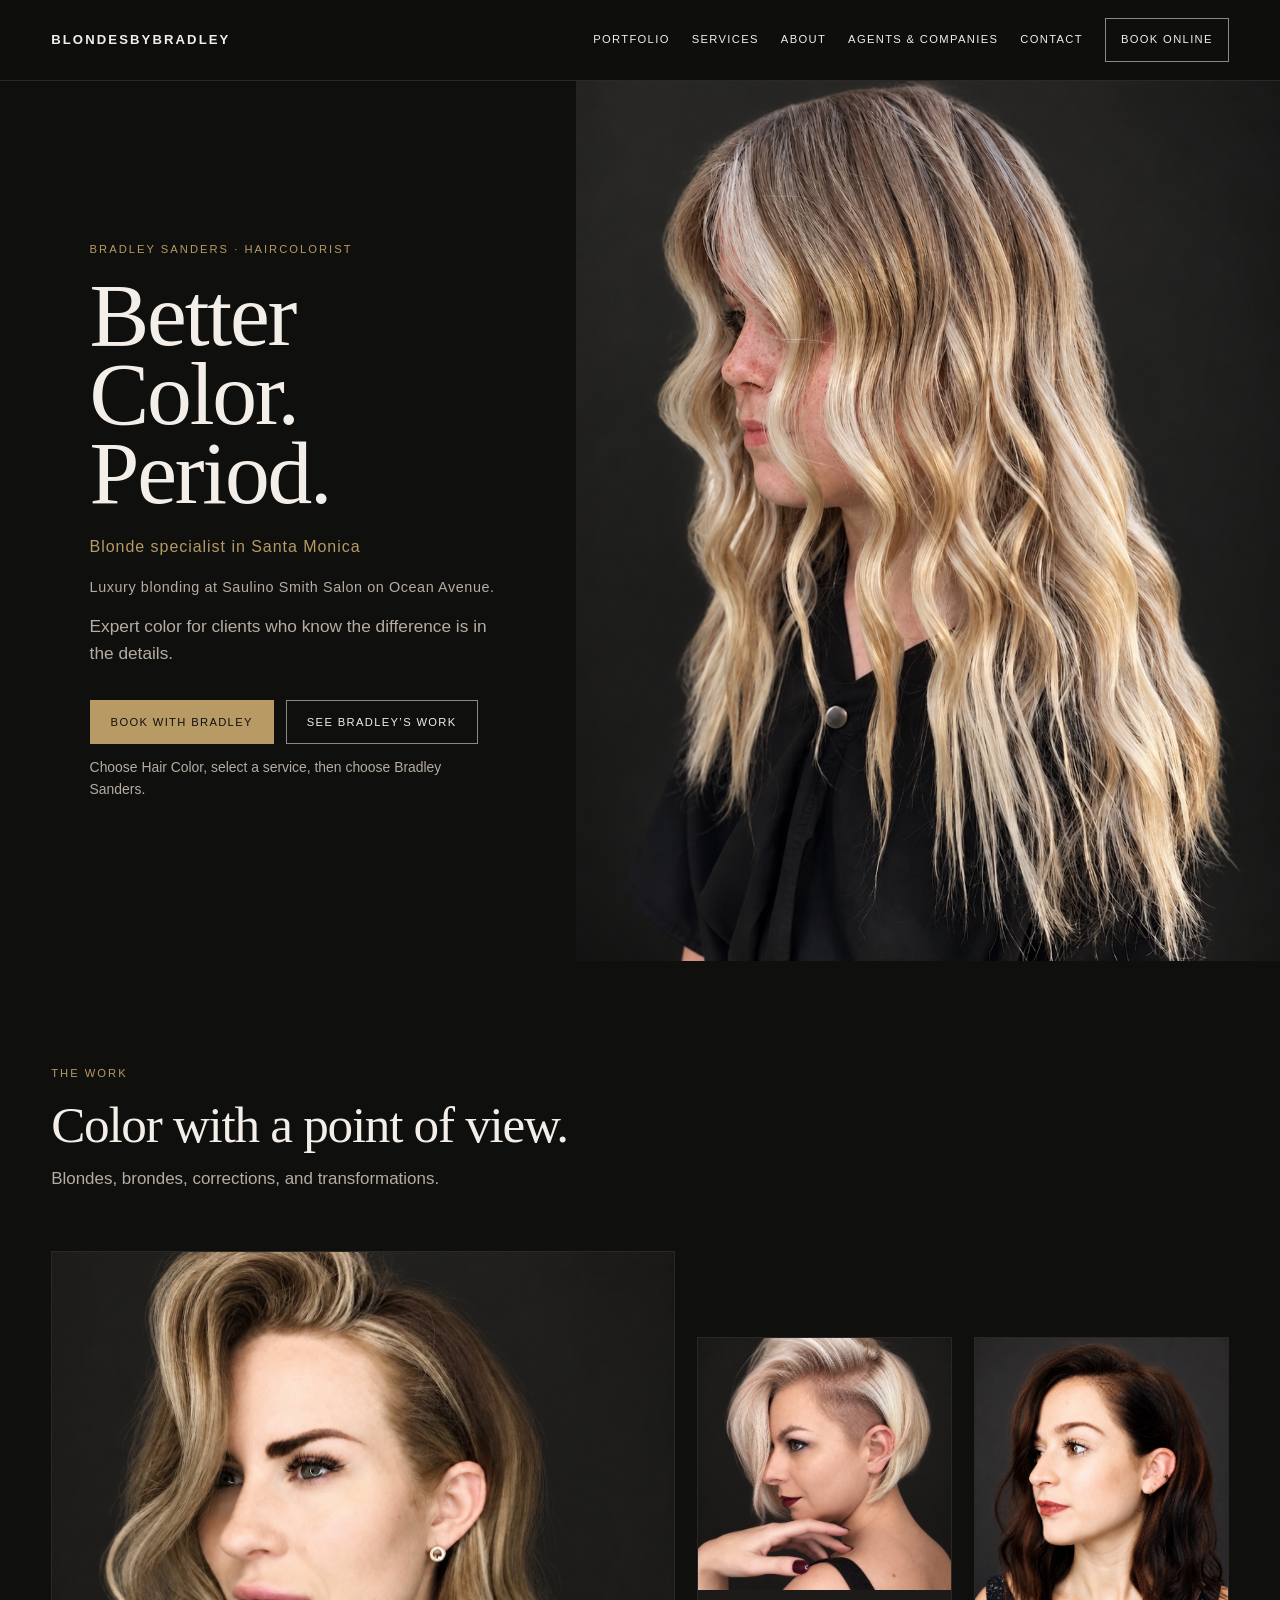
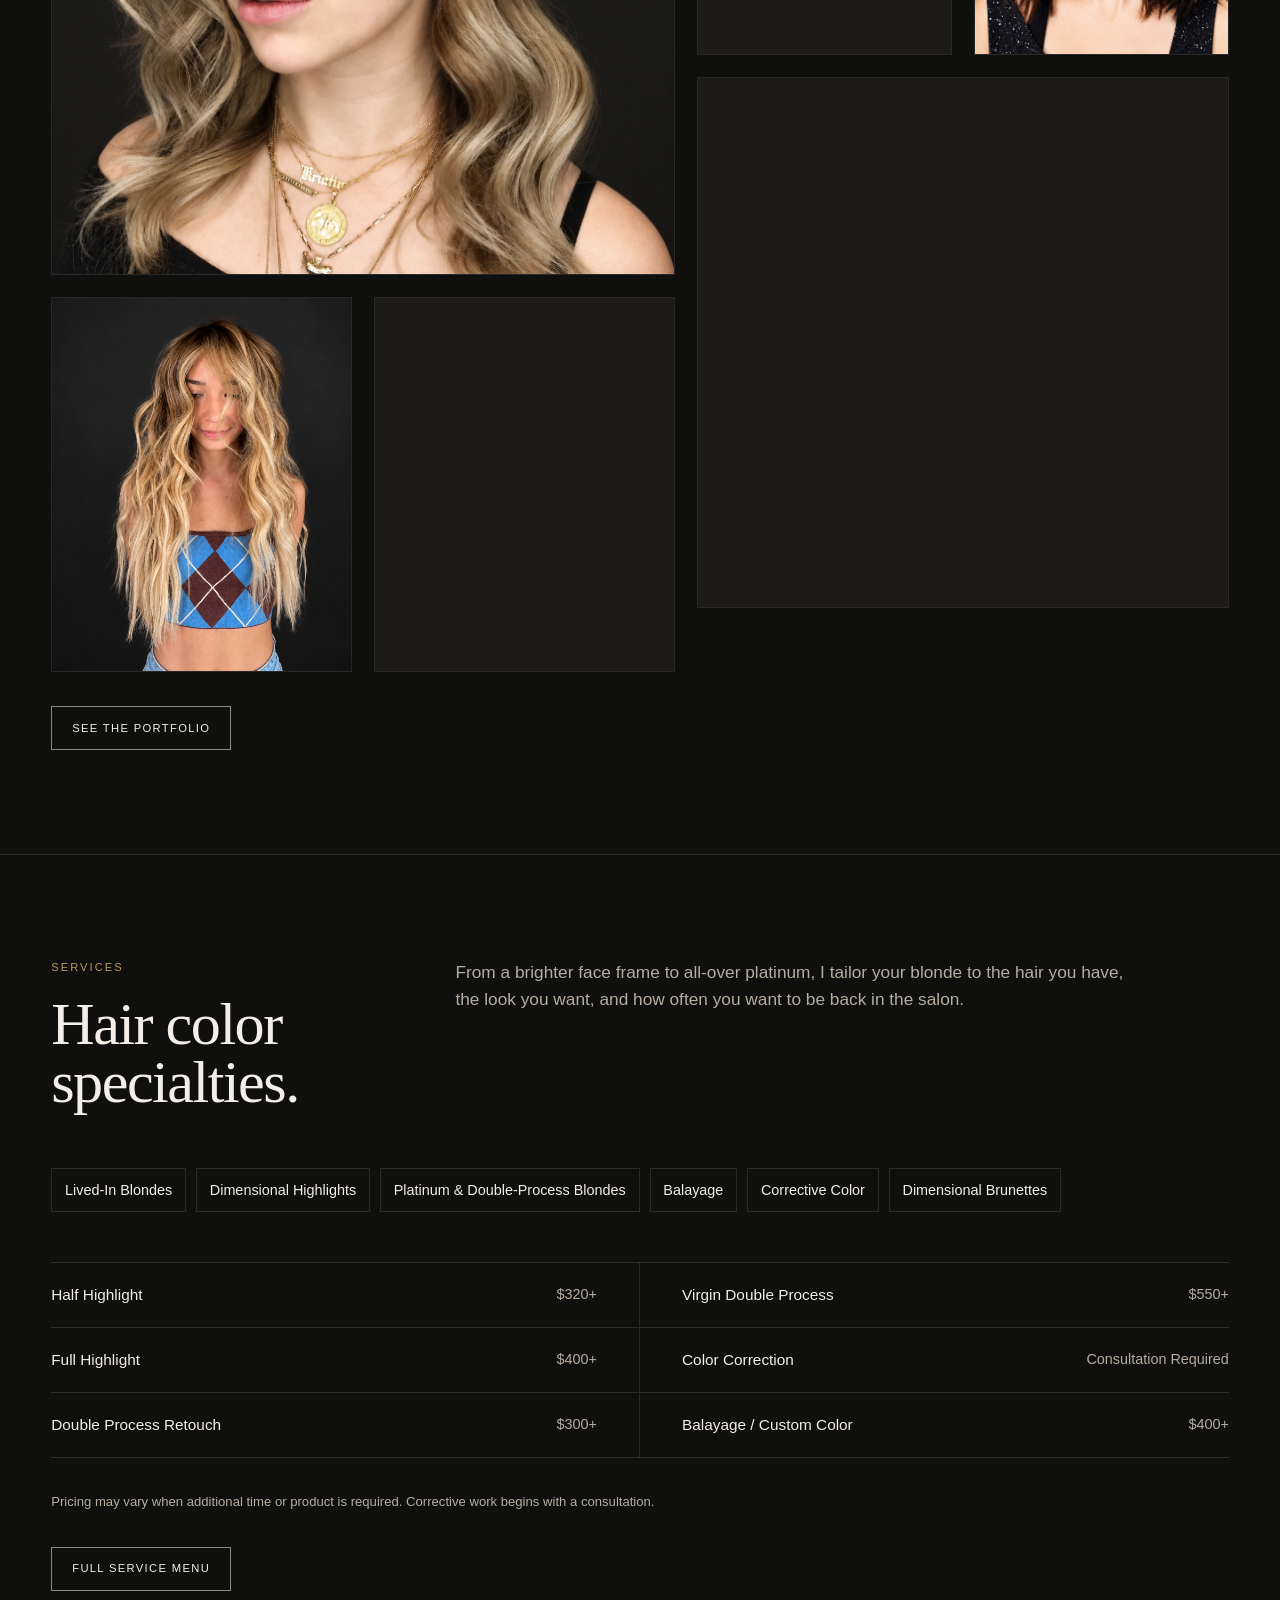
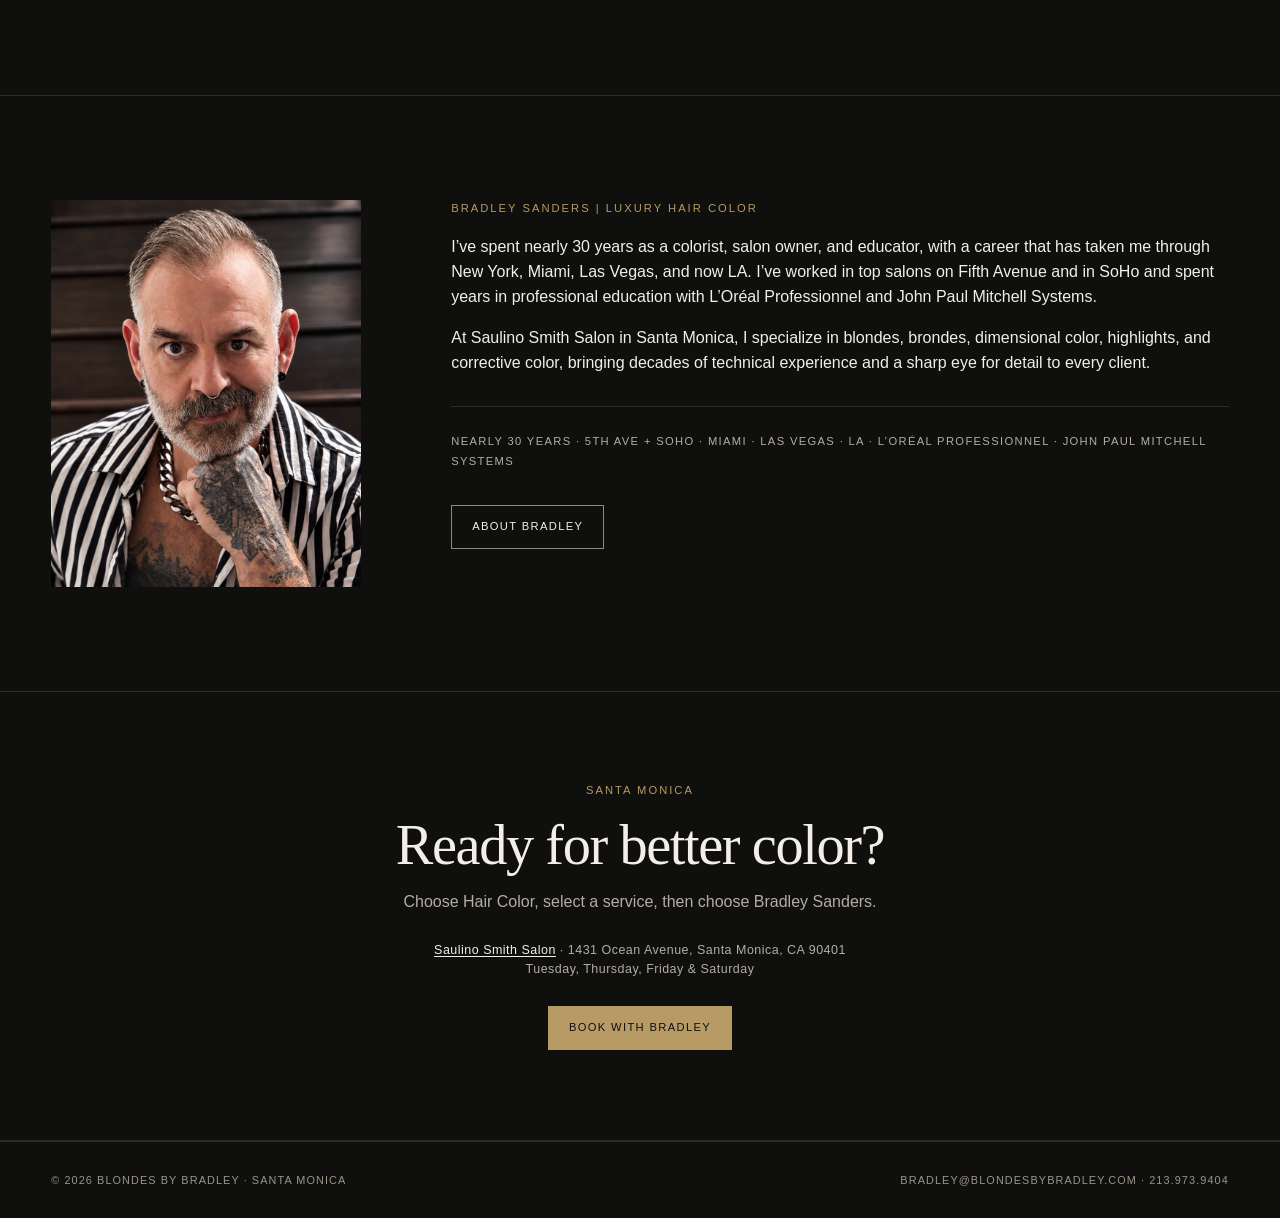
<file: index.html>
<!doctype html>
<html lang="en">
<head>
<meta charset="utf-8">
<meta name="viewport" content="width=device-width,initial-scale=1">
<meta name="description" content="Custom blonding by Bradley Sanders at Saulino Smith Salon in Santa Monica, from lived-in blonde and dimensional highlights to all-over platinum.">
<title>Santa Monica Blonde Specialist | Blondes by Bradley</title>
<link rel="canonical" href="https://blondesbybradley.com/">
<meta property="og:type" content="website">
<meta property="og:site_name" content="Blondes by Bradley">
<meta property="og:title" content="Santa Monica Blonde Specialist | Blondes by Bradley">
<meta property="og:description" content="Custom blonding by Bradley Sanders at Saulino Smith Salon in Santa Monica, from lived-in blonde and dimensional highlights to all-over platinum.">
<meta property="og:url" content="https://blondesbybradley.com/">
<meta property="og:image" content="https://blondesbybradley.com/assets/home_hero.webp">
<meta property="og:image:alt" content="Long dimensional blonde waves by Bradley Sanders">
<meta name="twitter:card" content="summary_large_image">
<meta name="theme-color" content="#0f0f0e">
<link rel="icon" href="favicon.svg" type="image/svg+xml">
<link rel="manifest" href="site.webmanifest">
<link rel="stylesheet" href="styles.css">
<noscript><style>@media(max-width:900px){.nav{flex-wrap:wrap;position:static}.mobile-toggle{display:none}.navlinks{display:flex;position:static;flex:0 0 100%;flex-direction:row;flex-wrap:wrap;max-height:none;gap:0 16px;padding:0;overflow:visible}}</style></noscript>
<script type="application/ld+json">{"@context":"https://schema.org","@graph":[{"@type":"WebSite","@id":"https://blondesbybradley.com/#website","url":"https://blondesbybradley.com/","name":"Blondes by Bradley","alternateName":"BlondesByBradley","publisher":{"@id":"https://blondesbybradley.com/#bradley-sanders"},"inLanguage":"en-US"},{"@type":"Person","@id":"https://blondesbybradley.com/#bradley-sanders","name":"Bradley Sanders","url":"https://blondesbybradley.com/about.html","jobTitle":"Haircolorist","image":"https://blondesbybradley.com/assets/bradley-about-approved.jpg","email":"bradley@blondesbybradley.com","telephone":"+1-213-973-9404","workLocation":{"@id":"https://saulinosmithsalon.com/#salon"},"sameAs":["https://saulinosmithsalon.com/bradley-sanders","https://www.instagram.com/blondesbybradley/"]},{"@type":"HairSalon","@id":"https://saulinosmithsalon.com/#salon","name":"Saulino Smith Salon","url":"https://saulinosmithsalon.com/","telephone":"+1-424-433-3354","address":{"@type":"PostalAddress","streetAddress":"1431 Ocean Avenue","addressLocality":"Santa Monica","addressRegion":"CA","postalCode":"90401","addressCountry":"US"}},{"@type":"WebPage","@id":"https://blondesbybradley.com/#webpage","url":"https://blondesbybradley.com/","name":"Santa Monica Blonde Specialist | Blondes by Bradley","isPartOf":{"@id":"https://blondesbybradley.com/#website"},"inLanguage":"en-US","description":"Custom blonding by Bradley Sanders at Saulino Smith Salon in Santa Monica, from lived-in blonde and dimensional highlights to all-over platinum.","about":{"@id":"https://blondesbybradley.com/#bradley-sanders"}}]}</script>
</head>
<body>
<a class="skip-link" href="#main-content">Skip to content</a>
<header class="nav">
  <a class="brand" href="./">BLONDESBYBRADLEY</a>
  <div class="mobile-nav-actions">
    <a class="mobile-book" href="https://booking.mangomint.com/728302" target="_blank" rel="noopener" aria-label="Book with Bradley Sanders online">Book Online</a>
    <button class="mobile-toggle" type="button" aria-label="Menu" aria-controls="primary-navigation" aria-expanded="false">☰</button>
  </div>
  <nav id="primary-navigation" class="navlinks" aria-label="Main navigation">
    <a href="portfolio.html">Portfolio</a>
    <a href="services.html">Services</a>
    <a href="about.html">About</a>
    <a href="agents.html">Agents & Companies</a>
    <a href="contact.html">Contact</a>
    <a class="nav-cta" href="https://booking.mangomint.com/728302" target="_blank" rel="noopener">Book Online</a>
  </nav>
</header>

<main id="main-content" tabindex="-1">
<section class="home-hero">
  <div class="home-hero-copy">
    <div class="eyebrow">Bradley Sanders · Haircolorist</div>
    <h1>Better Color.<br>Period.<span class="home-h1-specialty">Blonde specialist in Santa Monica</span></h1>
    <p class="location-line">Luxury blonding at Saulino Smith Salon on Ocean Avenue.</p>
    <p class="lead">Expert color for clients who know the difference is in the details.</p>
    <div class="actions">
      <a class="btn primary" href="https://booking.mangomint.com/728302" target="_blank" rel="noopener">Book with Bradley</a>
      <a class="btn ghost-dark" href="portfolio.html">See Bradley’s Work</a>
    </div>
    <p class="booking-hint">Choose Hair Color, select a service, then choose Bradley Sanders.</p>
  </div>
  <div class="home-hero-media"><img src="assets/home_hero.webp" alt="Long dimensional blonde waves with brighter ribbons through the lengths" width="1122" height="1402" decoding="async" loading="eager" fetchpriority="high"></div>
</section>

<section class="section">
  <div class="wrap">
    <div class="home-work-intro">
      <div class="eyebrow">The Work</div>
      <h2>Color with a point of view.</h2>
      <p>Blondes, brondes, corrections, and transformations.</p>
    </div>
    <div class="editorial-gallery">
      <div class="editorial-column">
        <div class="editorial-card"><img src="assets/home_work_01.webp" alt="Dimensional blonde hair color by Bradley Sanders" width="1254" height="1254" decoding="async" loading="lazy"></div>
        <div class="editorial-row">
          <div class="editorial-card"><img src="assets/home_work_04.webp" alt="Long lived-in blonde hair color by Bradley Sanders" width="1122" height="1402" decoding="async" loading="lazy"></div>
          <div class="editorial-card"><img src="assets/home_work_05.webp" alt="Short creative blonde color by Bradley Sanders" width="1254" height="1254" decoding="async" loading="lazy"></div>
        </div>
      </div>
      <div class="editorial-column offset">
        <div class="editorial-row">
          <div class="editorial-card"><img src="assets/home_work_02.webp" alt="Short platinum blonde color by Bradley Sanders" width="1254" height="1254" decoding="async" loading="lazy"></div>
          <div class="editorial-card"><img src="assets/home_work_03_brunette.webp" alt="Dimensional brunette hair color by Bradley Sanders" width="1122" height="1402" decoding="async" loading="lazy"></div>
        </div>
        <div class="editorial-card"><img src="assets/home_work_06.webp" alt="Bright dimensional blonde hair color by Bradley Sanders" width="1254" height="1254" decoding="async" loading="lazy"></div>
      </div>
    </div>
    <div class="actions"><a class="btn ghost-dark" href="portfolio.html">See the Portfolio</a></div>
  </div>
</section>

<section class="section">
  <div class="wrap">
    <div class="section-head">
      <div><div class="eyebrow">Services</div><h2 id="color-specialties">Hair color specialties.</h2></div>
      <p>From a brighter face frame to all-over platinum, I tailor your blonde to the hair you have, the look you want, and how often you want to be back in the salon.</p>
    </div>
    <ul class="specialty-links home-specialties">
      <li><a href="lived-in-blondes.html">Lived-In Blondes</a></li>
      <li><a href="dimensional-highlights.html">Dimensional Highlights</a></li>
      <li><a href="platinum-double-process-blondes.html">Platinum &amp; Double-Process Blondes</a></li>
      <li><a href="balayage.html">Balayage</a></li>
      <li><a href="corrective-color.html">Corrective Color</a></li>
      <li><a href="dimensional-brunettes.html">Dimensional Brunettes</a></li>
    </ul>
    <div class="price-grid">
      <div class="price-item"><span>Half Highlight</span><span>$320+</span></div>
      <div class="price-item"><span>Virgin Double Process</span><span>$550+</span></div>
      <div class="price-item"><span>Full Highlight</span><span>$400+</span></div>
      <div class="price-item"><span>Color Correction</span><span>Consultation Required</span></div>
      <div class="price-item"><span>Double Process Retouch</span><span>$300+</span></div>
      <div class="price-item"><span>Balayage / Custom Color</span><span>$400+</span></div>
    </div>
    <p class="note">Pricing may vary when additional time or product is required. Corrective work begins with a consultation.</p>
    <div class="actions"><a class="btn ghost-dark" href="services.html">Full Service Menu</a></div>
  </div>
</section>

<section class="section">
  <div class="wrap home-about">
    <div class="home-about-image"><img src="assets/bradley-about-approved.jpg" alt="Portrait of Bradley Sanders, the colorist behind Blondes by Bradley" width="848" height="1060" decoding="async" loading="lazy"></div>
    <div class="home-about-copy">
      <div class="eyebrow">Bradley Sanders | Luxury Hair Color</div>
      <p>I’ve spent nearly 30 years as a colorist, salon owner, and educator, with a career that has taken me through New York, Miami, Las Vegas, and now LA. I’ve worked in top salons on Fifth Avenue and in SoHo and spent years in professional education with L’Oréal Professionnel and John Paul Mitchell Systems.</p>
      <p>At Saulino Smith Salon in Santa Monica, I specialize in blondes, brondes, dimensional color, highlights, and corrective color, bringing decades of technical experience and a sharp eye for detail to every client.</p>
      <div class="credentials-line">Nearly 30 Years · 5th Ave + SoHo · Miami · Las Vegas · LA · L’Oréal Professionnel · John Paul Mitchell Systems</div>
      <div class="actions"><a class="btn ghost-dark" href="about.html">About Bradley</a></div>
    </div>
  </div>
</section>

<section class="booking-band">
  <div class="wrap">
    <div class="eyebrow">Santa Monica</div>
    <h2>Ready for better color?</h2>
    <p>Choose Hair Color, select a service, then choose Bradley Sanders.</p><p class="location-line"><a href="https://saulinosmithsalon.com/bradley-sanders">Saulino Smith Salon</a> · 1431 Ocean Avenue, Santa Monica, CA 90401<br>Tuesday, Thursday, Friday &amp; Saturday</p>
    <a class="btn primary" href="https://booking.mangomint.com/728302" target="_blank" rel="noopener">Book with Bradley</a>
  </div>
</section>
</main>

<footer class="footer">
  <div>© 2026 Blondes by Bradley · Santa Monica</div>
  <div><a href="mailto:bradley@blondesbybradley.com">bradley@blondesbybradley.com</a> · <a href="tel:+12139739404">213.973.9404</a></div>
</footer>
<script src="script.js" defer></script>
</body></html>
</file>
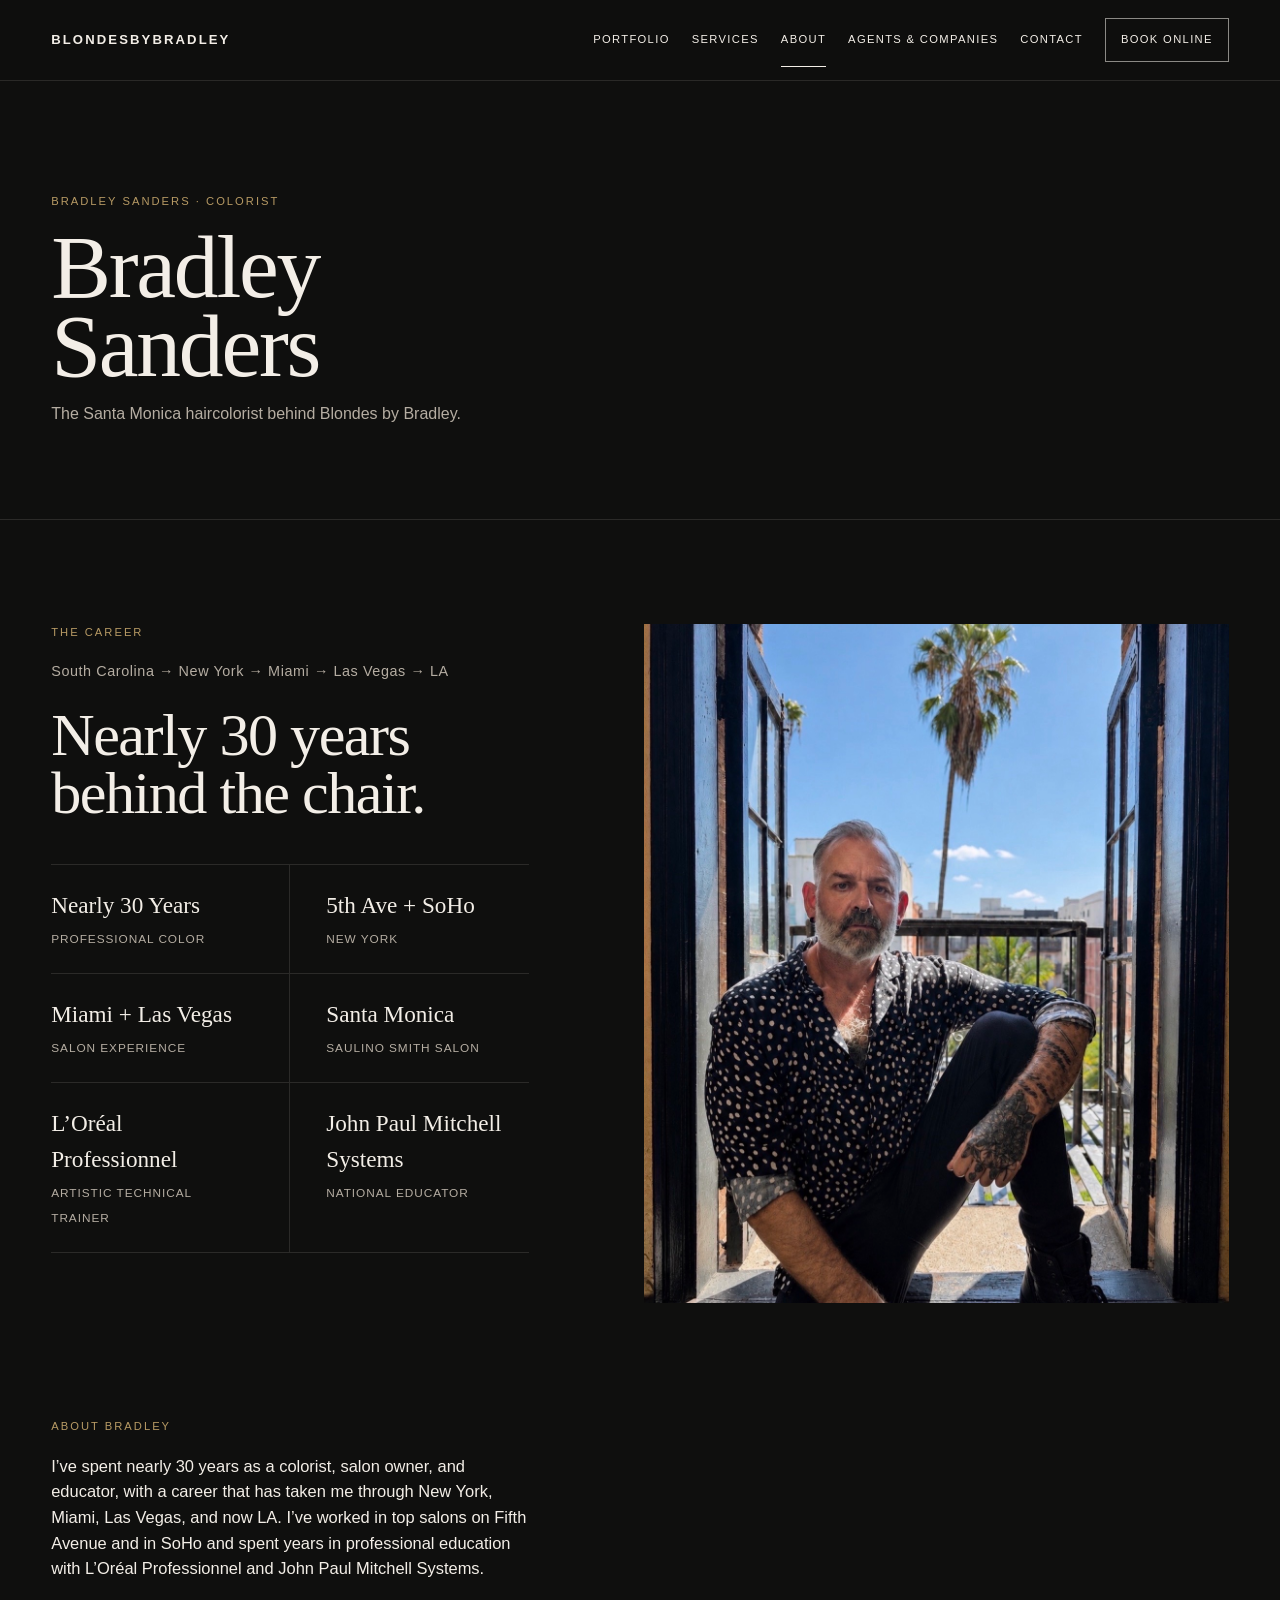
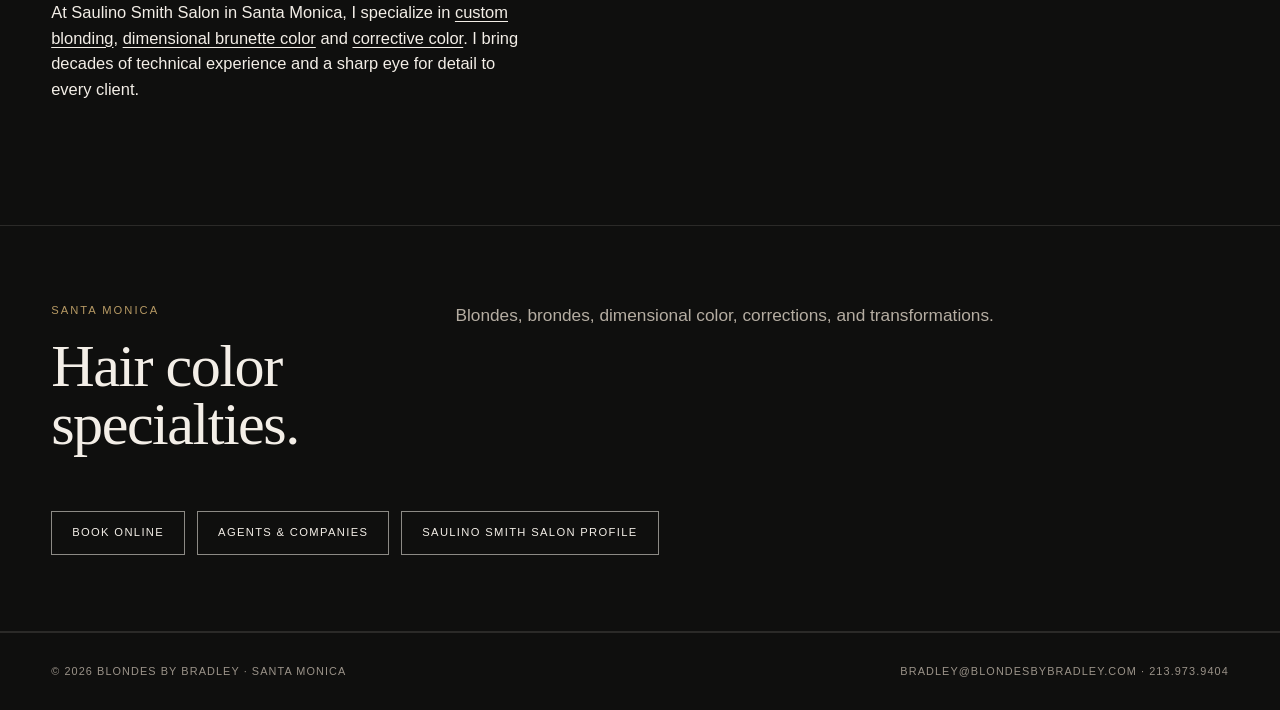
<file: about.html>
<!doctype html>
<html lang="en">
<head>
<meta charset="utf-8">
<meta name="viewport" content="width=device-width,initial-scale=1">
<meta name="description" content="Meet Bradley Sanders, the colorist behind Blondes by Bradley at Saulino Smith Salon in Santa Monica, with nearly 30 years in professional color.">
<title>Bradley Sanders, Santa Monica Haircolorist | Blondes by Bradley</title>
<link rel="canonical" href="https://blondesbybradley.com/about.html">
<meta property="og:type" content="website">
<meta property="og:site_name" content="Blondes by Bradley">
<meta property="og:title" content="Bradley Sanders, Santa Monica Haircolorist | Blondes by Bradley">
<meta property="og:description" content="Meet Bradley Sanders, the colorist behind Blondes by Bradley at Saulino Smith Salon in Santa Monica, with nearly 30 years in professional color.">
<meta property="og:url" content="https://blondesbybradley.com/about.html">
<meta property="og:image" content="https://blondesbybradley.com/assets/about_bradley_balcony.jpg">
<meta property="og:image:alt" content="Portrait of Bradley Sanders on a balcony in Los Angeles">
<meta name="twitter:card" content="summary_large_image">
<meta name="theme-color" content="#0f0f0e">
<link rel="icon" href="favicon.svg" type="image/svg+xml">
<link rel="manifest" href="site.webmanifest">
<link rel="stylesheet" href="styles.css">
<noscript><style>@media(max-width:900px){.nav{flex-wrap:wrap;position:static}.mobile-toggle{display:none}.navlinks{display:flex;position:static;flex:0 0 100%;flex-direction:row;flex-wrap:wrap;max-height:none;gap:0 16px;padding:0;overflow:visible}}</style></noscript>
<script type="application/ld+json">{"@context":"https://schema.org","@graph":[{"@type":"AboutPage","@id":"https://blondesbybradley.com/about.html#webpage","url":"https://blondesbybradley.com/about.html","name":"Bradley Sanders, Santa Monica Haircolorist | Blondes by Bradley","isPartOf":{"@id":"https://blondesbybradley.com/#website"},"inLanguage":"en-US","description":"Meet Bradley Sanders, the colorist behind Blondes by Bradley at Saulino Smith Salon in Santa Monica, with nearly 30 years in professional color.","mainEntity":{"@id":"https://blondesbybradley.com/#bradley-sanders"}},{"@type":"Person","@id":"https://blondesbybradley.com/#bradley-sanders","name":"Bradley Sanders","url":"https://blondesbybradley.com/about.html","jobTitle":"Haircolorist","image":"https://blondesbybradley.com/assets/bradley-about-approved.jpg","email":"bradley@blondesbybradley.com","telephone":"+1-213-973-9404","workLocation":{"@id":"https://saulinosmithsalon.com/#salon"},"sameAs":["https://saulinosmithsalon.com/bradley-sanders","https://www.instagram.com/blondesbybradley/"]},{"@type":"HairSalon","@id":"https://saulinosmithsalon.com/#salon","name":"Saulino Smith Salon","url":"https://saulinosmithsalon.com/","telephone":"+1-424-433-3354","address":{"@type":"PostalAddress","streetAddress":"1431 Ocean Avenue","addressLocality":"Santa Monica","addressRegion":"CA","postalCode":"90401","addressCountry":"US"}}]}</script>
</head>
<body>

<a class="skip-link" href="#main-content">Skip to content</a>
<header class="nav">
  <a class="brand" href="./">BLONDESBYBRADLEY</a>
  <div class="mobile-nav-actions">
    <a class="mobile-book" href="https://booking.mangomint.com/728302" target="_blank" rel="noopener" aria-label="Book with Bradley Sanders online">Book Online</a>
    <button class="mobile-toggle" type="button" aria-label="Menu" aria-controls="primary-navigation" aria-expanded="false">☰</button>
  </div>
  <nav id="primary-navigation" class="navlinks" aria-label="Main navigation">
    <a href="portfolio.html">Portfolio</a>
    <a href="services.html">Services</a>
    <a href="about.html" class="active" aria-current="page">About</a>
    <a href="agents.html">Agents & Companies</a>
    <a href="contact.html">Contact</a>
    <a class="nav-cta" href="https://booking.mangomint.com/728302" target="_blank" rel="noopener">Book Online</a>
  </nav>
</header>


<main id="main-content" tabindex="-1">
<section class="page-hero"><div class="wrap">
  <div class="eyebrow">Bradley Sanders · Colorist</div>
  <h1>Bradley Sanders</h1>
  <p class="lede">The Santa Monica haircolorist behind Blondes by Bradley.</p>
</div></section>
<section class="section"><div class="wrap about-layout">
  <div>
    <div class="eyebrow">The Career</div><p class="career-path">South Carolina → New York → Miami → Las Vegas → LA</p>
    <h2>Nearly 30 years<br>behind the chair.</h2>
    <div class="fact-grid">
      <div class="fact"><strong>Nearly 30 Years</strong><span>Professional color</span></div>
      <div class="fact"><strong>5th Ave + SoHo</strong><span>New York</span></div>
      <div class="fact"><strong>Miami + Las Vegas</strong><span>Salon experience</span></div>
      <div class="fact"><strong>Santa Monica</strong><span>Saulino Smith Salon</span></div>
      <div class="fact"><strong>L’Oréal Professionnel</strong><span>Artistic Technical Trainer</span></div>
      <div class="fact"><strong>John Paul Mitchell Systems</strong><span>National Educator</span></div>
    </div>
  </div>
  <div class="about-photo"><img src="assets/about_bradley_balcony.jpg" alt="Portrait of Bradley Sanders on a balcony in Los Angeles" width="1206" height="1401" decoding="async" loading="lazy"></div><div class="bio-copy">
    <div class="eyebrow">About Bradley</div>
    <p>I’ve spent nearly 30 years as a colorist, salon owner, and educator, with a career that has taken me through New York, Miami, Las Vegas, and now LA. I’ve worked in top salons on Fifth Avenue and in SoHo and spent years in professional education with L’Oréal Professionnel and John Paul Mitchell Systems.</p>
    <p>At Saulino Smith Salon in Santa Monica, I specialize in <a href="./#color-specialties">custom blonding</a>, <a href="dimensional-brunettes.html">dimensional brunette color</a> and <a href="corrective-color.html">corrective color</a>. I bring decades of technical experience and a sharp eye for detail to every client.</p>
  </div>
</div></section>
<section class="section compact"><div class="wrap">
  <div class="section-head">
    <div><div class="eyebrow">Santa Monica</div><h2>Hair color specialties.</h2></div>
    <p>Blondes, brondes, dimensional color, corrections, and transformations.</p>
  </div>
  <div class="actions"><a class="btn ghost-dark" href="https://booking.mangomint.com/728302" target="_blank" rel="noopener">Book Online</a><a class="btn ghost-dark" href="agents.html">Agents & Companies</a><a class="btn ghost-dark" href="https://saulinosmithsalon.com/bradley-sanders">Saulino Smith Salon Profile</a></div>
</div></section>
</main>


<footer class="footer">
  <div>© 2026 Blondes by Bradley · Santa Monica</div>
  <div><a href="mailto:bradley@blondesbybradley.com">bradley@blondesbybradley.com</a> · <a href="tel:+12139739404">213.973.9404</a></div>
</footer>
<script src="script.js" defer></script>

</body>
</html>
</file>
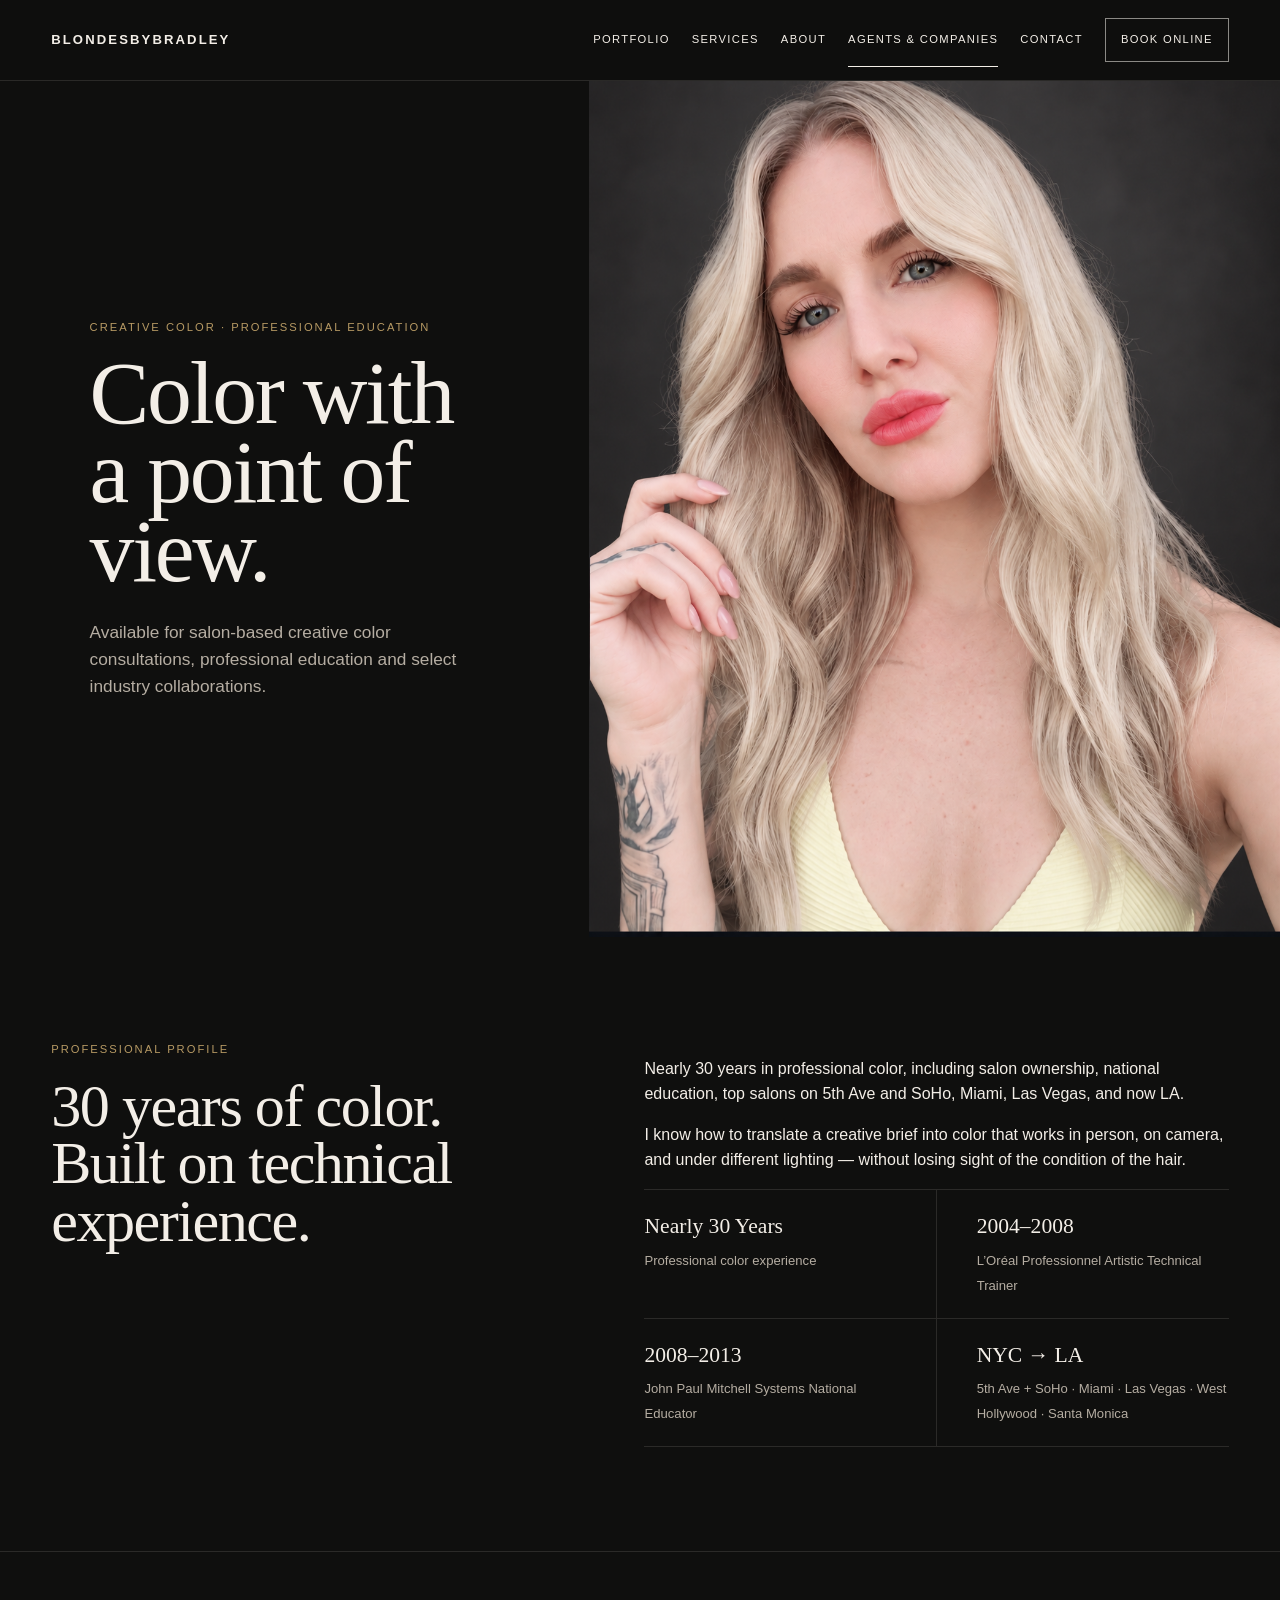
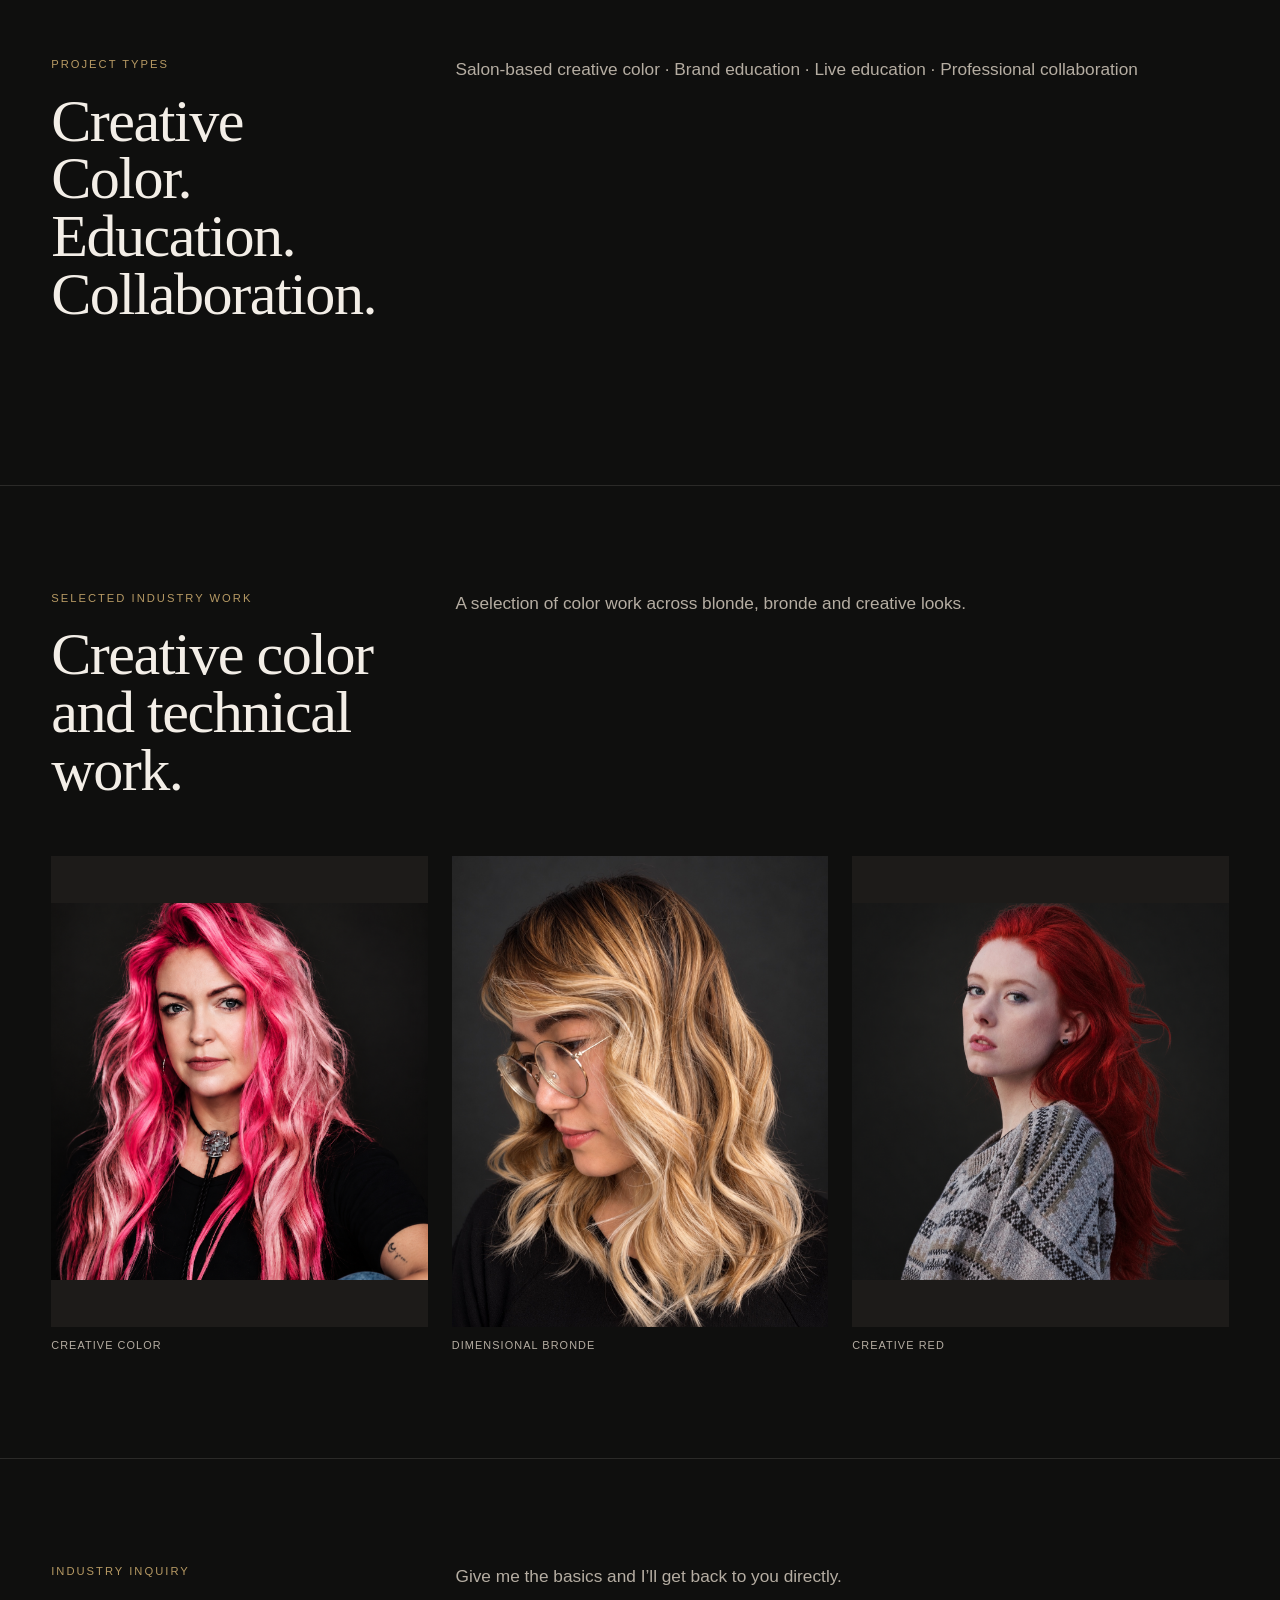
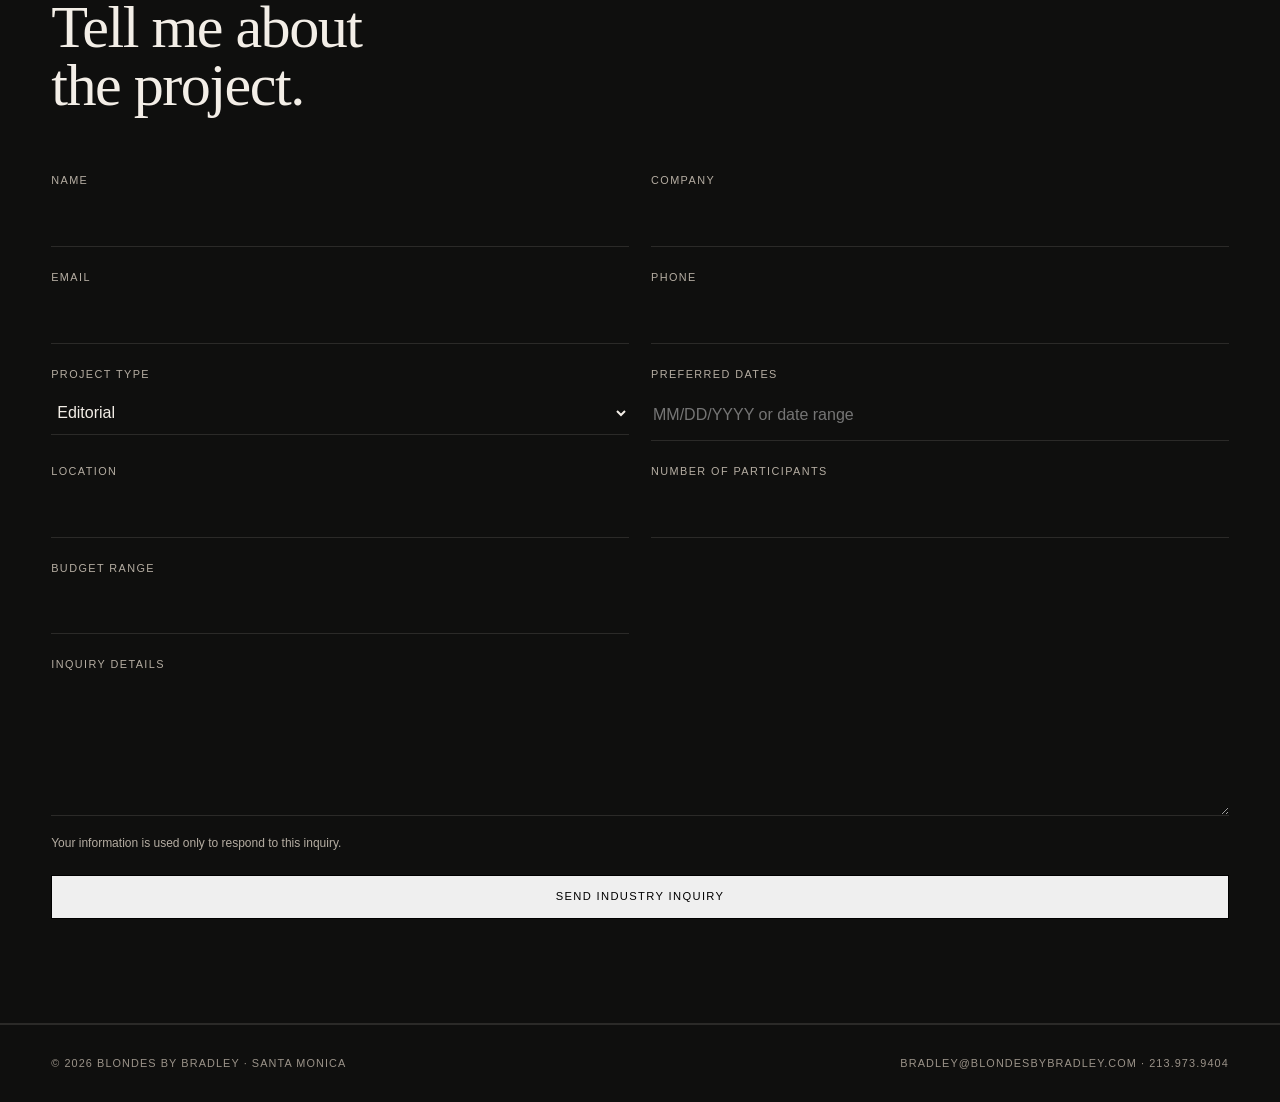
<file: agents.html>
<!doctype html>
<html lang="en">
<head>
<meta charset="utf-8">
<meta name="viewport" content="width=device-width,initial-scale=1">
<meta name="description" content="Contact Bradley Sanders of Blondes by Bradley for editorial color, campaigns, professional color education and industry collaborations in LA.">
<title>Agents &amp; Companies | Bradley Sanders</title>

<link rel="canonical" href="https://blondesbybradley.com/agents.html">
<meta property="og:type" content="website">
<meta property="og:site_name" content="Blondes by Bradley">
<meta property="og:title" content="Agents &amp; Companies | Bradley Sanders">
<meta property="og:description" content="Contact Bradley Sanders of Blondes by Bradley for editorial color, campaigns, professional color education and industry collaborations in LA.">
<meta property="og:url" content="https://blondesbybradley.com/agents.html">
<meta property="og:image" content="https://blondesbybradley.com/assets/agent_charcoal_blonde.webp">
<meta property="og:image:alt" content="Dimensional bronde color by Bradley Sanders">
<meta name="twitter:card" content="summary_large_image">
<meta name="theme-color" content="#0f0f0e">
<link rel="icon" href="favicon.svg" type="image/svg+xml">
<link rel="manifest" href="site.webmanifest">
<link rel="stylesheet" href="styles.css">
<noscript><style>@media(max-width:900px){.nav{flex-wrap:wrap;position:static}.mobile-toggle{display:none}.navlinks{display:flex;position:static;flex:0 0 100%;flex-direction:row;flex-wrap:wrap;max-height:none;gap:0 16px;padding:0;overflow:visible}}</style></noscript>
</head>
<body>

<a class="skip-link" href="#main-content">Skip to content</a>
<header class="nav">
  <a class="brand" href="./">BLONDESBYBRADLEY</a>
  <div class="mobile-nav-actions">
    <a class="mobile-book" href="https://booking.mangomint.com/728302" target="_blank" rel="noopener" aria-label="Book with Bradley Sanders online">Book Online</a>
    <button class="mobile-toggle" type="button" aria-label="Menu" aria-controls="primary-navigation" aria-expanded="false">☰</button>
  </div>
  <nav id="primary-navigation" class="navlinks" aria-label="Main navigation">
    <a href="portfolio.html">Portfolio</a>
    <a href="services.html">Services</a>
    <a href="about.html">About</a>
    <a href="agents.html" class="active" aria-current="page">Agents & Companies</a>
    <a href="contact.html">Contact</a>
    <a class="nav-cta" href="https://booking.mangomint.com/728302" target="_blank" rel="noopener">Book Online</a>
  </nav>
</header>


<main id="main-content" tabindex="-1">
<section class="agent-hero">
  <div class="agent-copy">
    <div class="eyebrow">Creative Color · Professional Education</div>
    <h1>Color with a point of view.</h1>
    <p class="lead">Available for salon-based creative color consultations, professional education and select industry collaborations.</p>
  </div>
  <div class="agent-media"><img src="assets/agent_charcoal_blonde.webp" alt="Dimensional bronde color by Bradley Sanders" width="1127" height="1396" decoding="async" loading="eager" fetchpriority="high"></div>
</section>

<section class="section"><div class="wrap about-layout">
  <div>
    <div class="eyebrow">Professional Profile</div>
    <h2>30 years of color.<br>Built on technical experience.</h2>
  </div>
  <div>
    <p>Nearly 30 years in professional color, including salon ownership, national education, top salons on 5th Ave and SoHo, Miami, Las Vegas, and now LA.</p>
    <p>I know how to translate a creative brief into color that works in person, on camera, and under different lighting — without losing sight of the condition of the hair.</p>
    <div class="credentials">
      <div class="cred"><strong>Nearly 30 Years</strong><span>Professional color experience</span></div>
      <div class="cred"><strong>2004–2008</strong><span>L’Oréal Professionnel Artistic Technical Trainer</span></div>
      <div class="cred"><strong>2008–2013</strong><span>John Paul Mitchell Systems National Educator</span></div>
      <div class="cred"><strong>NYC → LA</strong><span>5th Ave + SoHo · Miami · Las Vegas · West Hollywood · Santa Monica</span></div>
    </div>
  </div>
</div></section>

<section class="section"><div class="wrap">
  <div class="section-head">
    <div><div class="eyebrow">Project Types</div><h2>Creative Color.<br>Education.<br>Collaboration.</h2></div>
    <p>Salon-based creative color · Brand education · Live education · Professional collaboration</p>
  </div>
</div></section>


<section class="section agents-work-strip"><div class="wrap">
  <div class="section-head">
    <div>
      <div class="eyebrow">Selected Industry Work</div>
      <h2>Creative color and technical work.</h2>
    </div>
    <p>A selection of color work across blonde, bronde and creative looks.</p>
  </div>
  <div class="agents-work-grid">
    <figure>
      <div class="agents-work-frame"><img src="assets/pf_06.webp" alt="Creative pink hair color by Bradley Sanders" width="1254" height="1254" decoding="async" loading="lazy"></div>
      <figcaption>Creative Color</figcaption>
    </figure>
    <figure>
      <div class="agents-work-frame"><img src="assets/pf_new_bronde_glasses.jpeg" alt="Dimensional bronde with face-framing brightness by Bradley Sanders" width="1122" height="1402" decoding="async" loading="lazy"></div>
      <figcaption>Dimensional Bronde</figcaption>
    </figure>
    <figure>
      <div class="agents-work-frame"><img src="assets/pf_11.webp" alt="Red editorial hair color by Bradley Sanders" width="1254" height="1254" decoding="async" loading="lazy"></div>
      <figcaption>Creative Red</figcaption>
    </figure>
  </div>
</div></section>

<section class="section"><div class="wrap">
  <div class="section-head">
    <div><div class="eyebrow">Industry Inquiry</div><h2>Tell me about the project.</h2></div>
    <p>Give me the basics and I’ll get back to you directly.</p>
  </div>
  <form id="industry-form" class="form-grid" action="https://formsubmit.co/BSanders0801@gmail.com" method="POST">
    <input type="hidden" name="_subject" value="BlondesByBradley Industry Inquiry">
    <input type="hidden" name="_template" value="table">
    <input type="hidden" name="_captcha" value="false">
    <input type="hidden" name="_next" value="https://blondesbybradley.com/thanks.html">
    <div class="field"><label>Name</label><input name="name" autocomplete="name" required></div>
    <div class="field"><label>Company</label><input name="company" autocomplete="organization"></div>
<div class="field"><label>Email</label><input type="email" name="email" autocomplete="email" required></div>
    <div class="field"><label>Phone</label><input type="tel" name="phone" autocomplete="tel"></div>
<div class="field"><label>Project type</label><select name="project type"><option>Editorial</option><option>Campaign</option><option>Creative color consultation</option><option>Professional collaboration</option><option>Brand education</option><option>Live education</option><option>Other</option></select></div>
    <div class="field"><label>Preferred dates</label><input name="dates" placeholder="MM/DD/YYYY or date range"></div>
    <div class="field"><label>Location</label><input name="location" autocomplete="address-level2"></div>
    <div class="field"><label>Number of participants</label><input type="number" min="1" name="number of talent"></div>
    <div class="field"><label>Budget range</label><input name="budget range"></div>
    <div class="field full"><label>Inquiry details</label><textarea name="project details" required></textarea><p class="form-note">Your information is used only to respond to this inquiry.</p></div>
    <div class="field full"><button class="btn" type="submit">Send Industry Inquiry</button></div>
  </form>
</div></section>
</main>


<footer class="footer">
  <div>© 2026 Blondes by Bradley · Santa Monica</div>
  <div><a href="mailto:bradley@blondesbybradley.com">bradley@blondesbybradley.com</a> · <a href="tel:+12139739404">213.973.9404</a></div>
</footer>
<script src="script.js" defer></script>

</body>
</html>
</file>
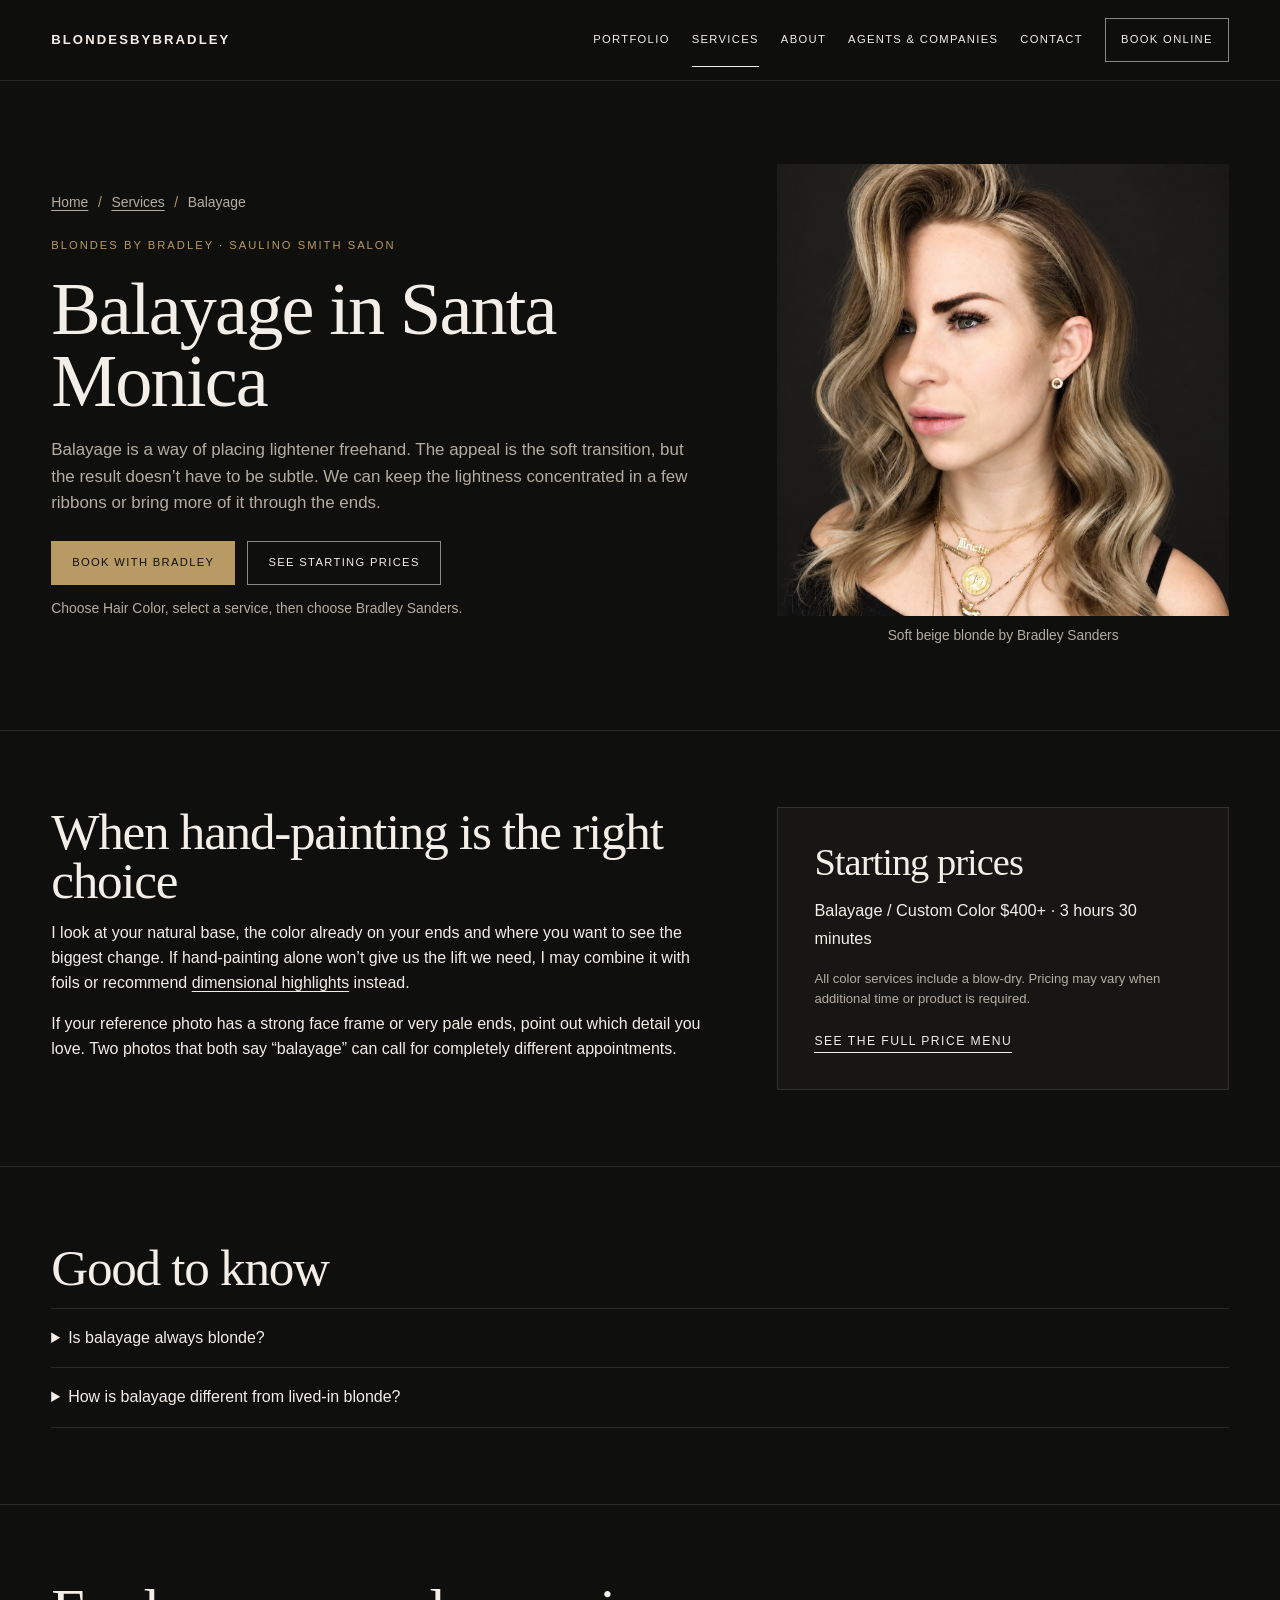
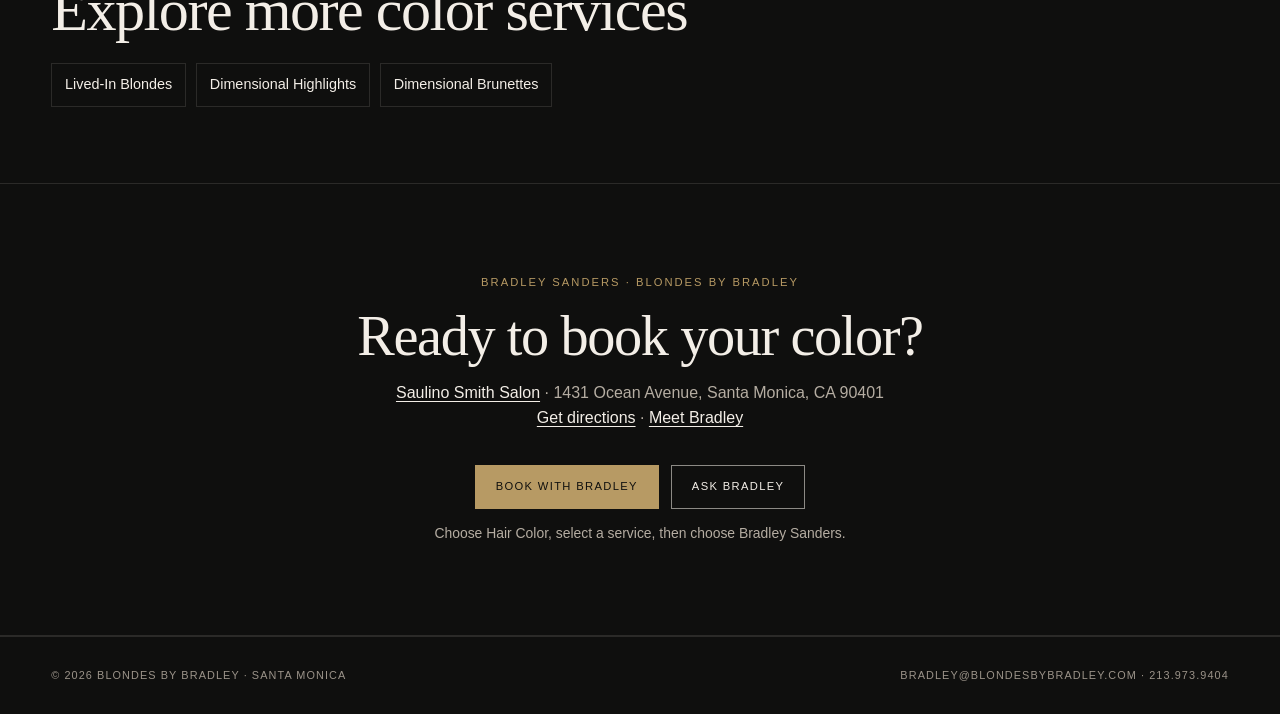
<file: balayage.html>
<!doctype html>
<html lang="en">
<head>
<meta charset="utf-8">
<meta name="viewport" content="width=device-width,initial-scale=1">
<meta name="description" content="Custom balayage with Bradley Sanders at Saulino Smith Salon in Santa Monica. Soft ribbons of brightness shaped around your part and natural base.">
<title>Balayage Santa Monica | Blondes by Bradley</title>
<link rel="canonical" href="https://blondesbybradley.com/balayage.html">
<meta property="og:type" content="website">
<meta property="og:site_name" content="Blondes by Bradley">
<meta property="og:title" content="Balayage Santa Monica | Blondes by Bradley">
<meta property="og:description" content="Custom balayage with Bradley Sanders at Saulino Smith Salon in Santa Monica. Soft ribbons of brightness shaped around your part and natural base.">
<meta property="og:url" content="https://blondesbybradley.com/balayage.html">
<meta property="og:image" content="https://blondesbybradley.com/assets/home_work_01.webp">
<meta property="og:image:alt" content="Soft beige blonde waves with brighter pieces around the face">
<meta name="twitter:card" content="summary_large_image">
<meta name="theme-color" content="#0f0f0e">
<link rel="icon" href="favicon.svg" type="image/svg+xml">
<link rel="manifest" href="site.webmanifest">
<link rel="stylesheet" href="styles.css">
<noscript><style>@media(max-width:900px){.nav{flex-wrap:wrap;position:static}.mobile-toggle{display:none}.navlinks{display:flex;position:static;flex:0 0 100%;flex-direction:row;flex-wrap:wrap;max-height:none;gap:0 16px;padding:0;overflow:visible}}</style></noscript>
<script type="application/ld+json">{"@context":"https://schema.org","@graph":[{"@type":"WebPage","@id":"https://blondesbybradley.com/balayage.html#webpage","url":"https://blondesbybradley.com/balayage.html","name":"Balayage Santa Monica | Blondes by Bradley","isPartOf":{"@id":"https://blondesbybradley.com/#website"},"inLanguage":"en-US","description":"Custom balayage with Bradley Sanders at Saulino Smith Salon in Santa Monica. Soft ribbons of brightness shaped around your part and natural base.","mainEntity":{"@id":"https://blondesbybradley.com/balayage.html#service"},"breadcrumb":{"@id":"https://blondesbybradley.com/balayage.html#breadcrumb"}},{"@type":"Service","@id":"https://blondesbybradley.com/balayage.html#service","name":"Balayage","serviceType":"Hair color · Balayage","url":"https://blondesbybradley.com/balayage.html","description":"Custom balayage with Bradley Sanders at Saulino Smith Salon in Santa Monica. Soft ribbons of brightness shaped around your part and natural base.","provider":{"@id":"https://blondesbybradley.com/#bradley-sanders"},"areaServed":{"@type":"City","name":"Santa Monica"},"image":"https://blondesbybradley.com/assets/home_work_01.webp"},{"@type":"BreadcrumbList","@id":"https://blondesbybradley.com/balayage.html#breadcrumb","itemListElement":[{"@type":"ListItem","position":1,"name":"Home","item":"https://blondesbybradley.com/"},{"@type":"ListItem","position":2,"name":"Services","item":"https://blondesbybradley.com/services.html"},{"@type":"ListItem","position":3,"name":"Balayage","item":"https://blondesbybradley.com/balayage.html"}]},{"@type":"Person","@id":"https://blondesbybradley.com/#bradley-sanders","name":"Bradley Sanders","url":"https://blondesbybradley.com/about.html","jobTitle":"Haircolorist","image":"https://blondesbybradley.com/assets/bradley-about-approved.jpg","email":"bradley@blondesbybradley.com","telephone":"+1-213-973-9404","workLocation":{"@id":"https://saulinosmithsalon.com/#salon"},"sameAs":["https://saulinosmithsalon.com/bradley-sanders","https://www.instagram.com/blondesbybradley/"]},{"@type":"HairSalon","@id":"https://saulinosmithsalon.com/#salon","name":"Saulino Smith Salon","url":"https://saulinosmithsalon.com/","telephone":"+1-424-433-3354","address":{"@type":"PostalAddress","streetAddress":"1431 Ocean Avenue","addressLocality":"Santa Monica","addressRegion":"CA","postalCode":"90401","addressCountry":"US"}}]}</script>
</head>
<body>
<a class="skip-link" href="#main-content">Skip to content</a>
<header class="nav">
  <a class="brand" href="./">BLONDESBYBRADLEY</a>
  <div class="mobile-nav-actions">
    <a class="mobile-book" href="https://booking.mangomint.com/728302" target="_blank" rel="noopener" aria-label="Book with Bradley Sanders online">Book Online</a>
    <button class="mobile-toggle" type="button" aria-label="Menu" aria-controls="primary-navigation" aria-expanded="false">☰</button>
  </div>
  <nav id="primary-navigation" class="navlinks" aria-label="Main navigation">
    <a href="portfolio.html">Portfolio</a>
    <a href="services.html" class="active" aria-current="page">Services</a>
    <a href="about.html">About</a>
    <a href="agents.html">Agents & Companies</a>
    <a href="contact.html">Contact</a>
    <a class="nav-cta" href="https://booking.mangomint.com/728302" target="_blank" rel="noopener">Book Online</a>
  </nav>
</header>
<main id="main-content" tabindex="-1">
<section class="page-hero specialty-hero"><div class="wrap specialty-layout">
  <div class="specialty-copy">
    <nav class="breadcrumbs" aria-label="Breadcrumb">
      <ol><li><a href="./">Home</a></li><li><a href="services.html">Services</a></li><li aria-current="page">Balayage</li></ol>
    </nav>
    <div class="eyebrow">Blondes by Bradley · Saulino Smith Salon</div>
    <h1>Balayage in Santa Monica</h1>
    <p class="lede">Balayage is a way of placing lightener freehand. The appeal is the soft transition, but the result doesn’t have to be subtle. We can keep the lightness concentrated in a few ribbons or bring more of it through the ends.</p>
    <div class="actions"><a class="btn primary" href="https://booking.mangomint.com/728302" target="_blank" rel="noopener">Book with Bradley</a><a class="btn ghost-dark" href="#starting-prices">See starting prices</a></div>
    <p class="booking-hint">Choose Hair Color, select a service, then choose Bradley Sanders.</p>
  </div>
  <figure class="specialty-photo"><img src="assets/home_work_01.webp" alt="Soft beige blonde waves with brighter pieces around the face" width="1254" height="1254" decoding="async" loading="lazy"><figcaption>Soft beige blonde by Bradley Sanders</figcaption></figure>
</div></section>

<section class="section compact"><div class="wrap specialty-layout specialty-details">
  <div class="specialty-copy">
    <h2>When hand-painting is the right choice</h2>
    <p>I look at your natural base, the color already on your ends and where you want to see the biggest change. If hand-painting alone won’t give us the lift we need, I may combine it with foils or recommend <a href="dimensional-highlights.html">dimensional highlights</a> instead.</p>
    <p>If your reference photo has a strong face frame or very pale ends, point out which detail you love. Two photos that both say “balayage” can call for completely different appointments.</p>
  </div>
  <aside class="specialty-aside" id="starting-prices">
    <h2>Starting prices</h2>
    <p class="specialty-prices">Balayage / Custom Color $400+ · 3 hours 30 minutes</p>
    <p class="note">All color services include a blow-dry. Pricing may vary when additional time or product is required.</p>
    <a href="services.html#color-menu" class="text-link">See the full price menu</a>
  </aside>
</div></section>

<section class="section compact"><div class="wrap specialty-faq">
  <h2>Good to know</h2>
  <details><summary>Is balayage always blonde?</summary><p>No. It can also bring warmth and dimension to brunette hair while keeping the overall color deep.</p></details>
    <details><summary>How is balayage different from lived-in blonde?</summary><p>Balayage is a technique. <a href="lived-in-blondes.html">Lived-in blonde</a> describes how the color looks and grows out. A lived-in result can come from hand-painting, foils or both.</p></details>
</div></section>

<section class="section compact" aria-labelledby="related-specialties"><div class="wrap">
  <h2 id="related-specialties">Explore more color services</h2>
  <ul class="specialty-links">
    <li><a href="lived-in-blondes.html">Lived-In Blondes</a></li>
    <li><a href="dimensional-highlights.html">Dimensional Highlights</a></li>
    <li><a href="dimensional-brunettes.html">Dimensional Brunettes</a></li>
  </ul>
</div></section>

<section class="booking-band"><div class="wrap">
  <div class="eyebrow">Bradley Sanders · Blondes by Bradley</div>
  <h2>Ready to book your color?</h2>
  <p><a href="https://saulinosmithsalon.com/bradley-sanders">Saulino Smith Salon</a> · 1431 Ocean Avenue, Santa Monica, CA 90401<br><a href="https://www.google.com/maps/search/?api=1&amp;query=1431+Ocean+Ave+Santa+Monica+CA+90401">Get directions</a> · <a href="about.html">Meet Bradley</a></p>
  <div class="actions"><a class="btn primary" href="https://booking.mangomint.com/728302" target="_blank" rel="noopener">Book with Bradley</a><a class="btn ghost-dark" href="mailto:bradley@blondesbybradley.com?subject=Balayage%20Consultation">Ask Bradley</a></div>
  <p class="booking-hint">Choose Hair Color, select a service, then choose Bradley Sanders.</p>
</div></section>
</main>
<footer class="footer">
  <div>© 2026 Blondes by Bradley · Santa Monica</div>
  <div><a href="mailto:bradley@blondesbybradley.com">bradley@blondesbybradley.com</a> · <a href="tel:+12139739404">213.973.9404</a></div>
</footer>
<script src="script.js" defer></script>
</body>
</html>
</file>
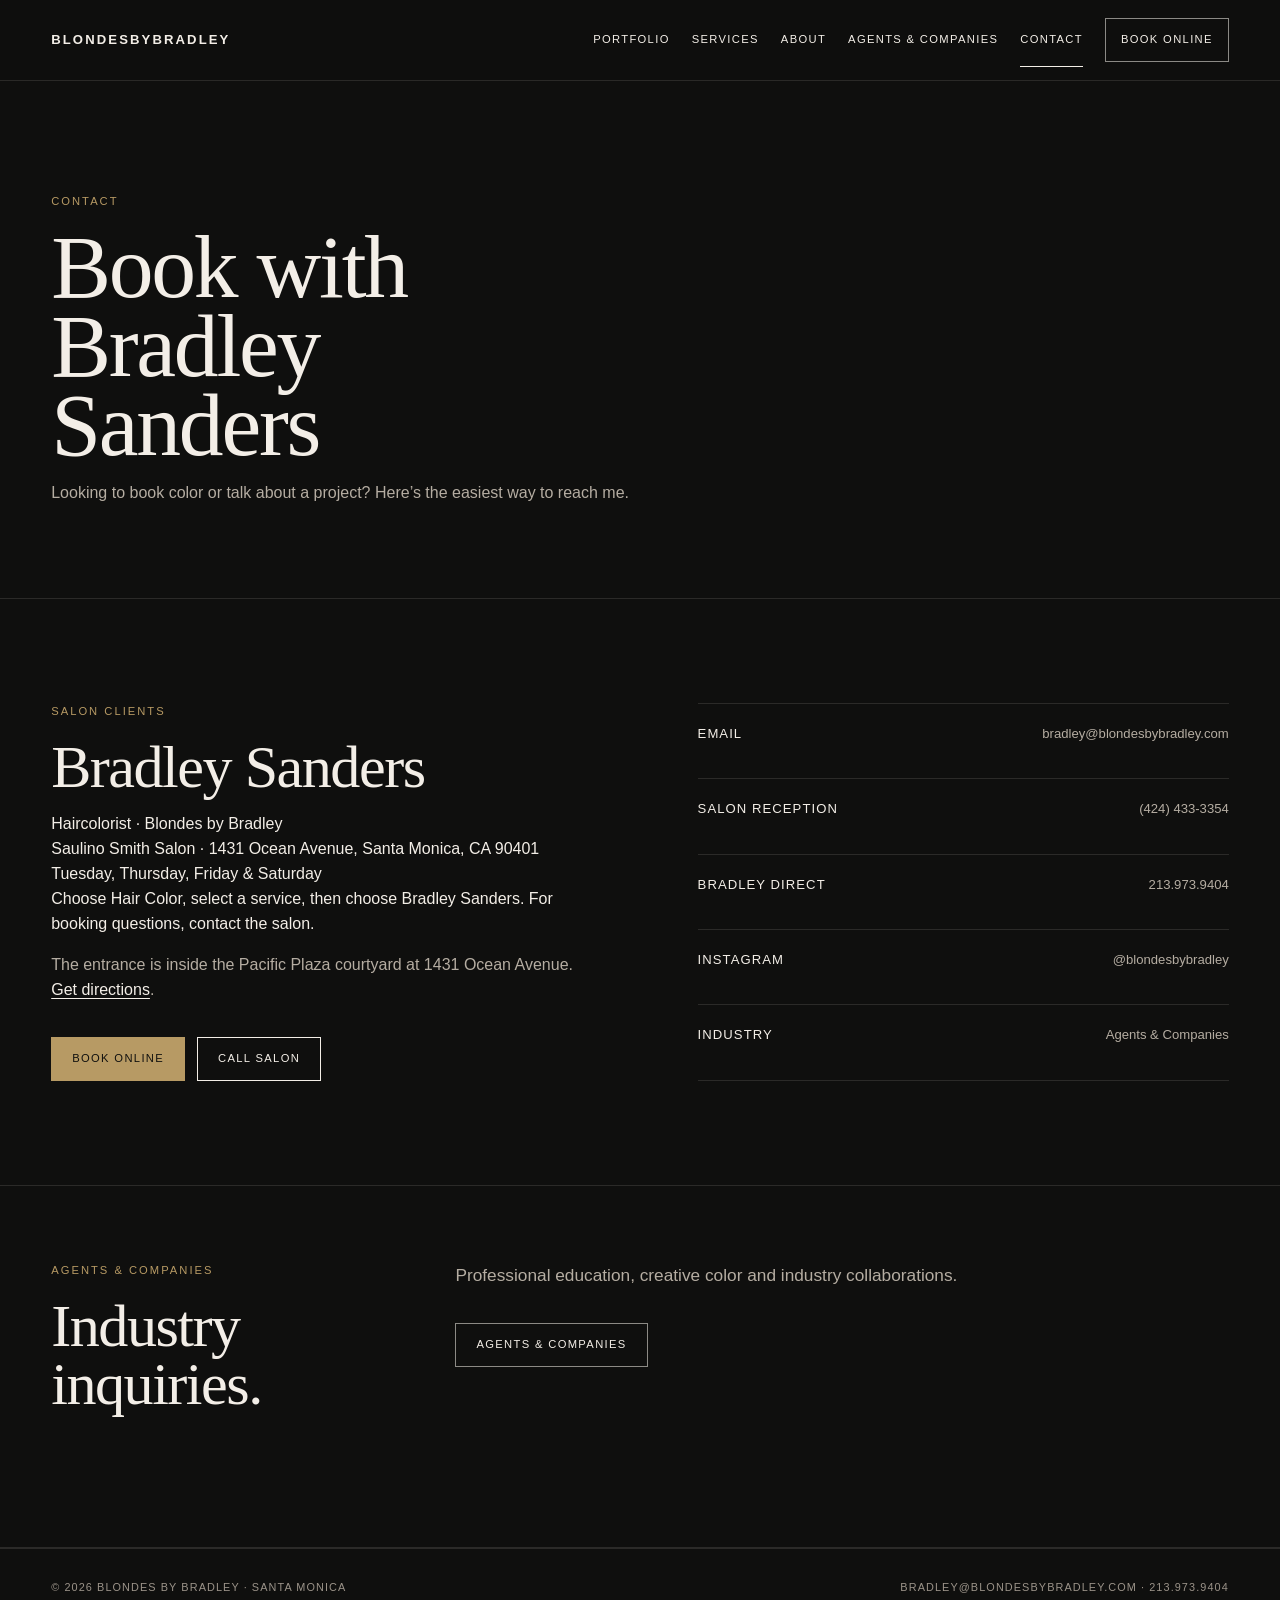
<file: contact.html>
<!doctype html>
<html lang="en">
<head>
<meta charset="utf-8">
<meta name="viewport" content="width=device-width,initial-scale=1">
<meta name="description" content="Book hair color with Bradley Sanders at Saulino Smith Salon, 1431 Ocean Avenue, Santa Monica. Get directions or contact the salon.">
<title>Book Bradley Sanders in Santa Monica | Blondes by Bradley</title>
<link rel="canonical" href="https://blondesbybradley.com/contact.html">
<meta property="og:type" content="website">
<meta property="og:site_name" content="Blondes by Bradley">
<meta property="og:title" content="Book Bradley Sanders in Santa Monica | Blondes by Bradley">
<meta property="og:description" content="Book hair color with Bradley Sanders at Saulino Smith Salon, 1431 Ocean Avenue, Santa Monica. Get directions or contact the salon.">
<meta property="og:url" content="https://blondesbybradley.com/contact.html">
<meta property="og:image" content="https://blondesbybradley.com/assets/bradley-about-approved.jpg">
<meta property="og:image:alt" content="Portrait of Bradley Sanders">
<meta name="twitter:card" content="summary_large_image">
<meta name="theme-color" content="#0f0f0e">
<link rel="icon" href="favicon.svg" type="image/svg+xml">
<link rel="manifest" href="site.webmanifest">
<link rel="stylesheet" href="styles.css">
<noscript><style>@media(max-width:900px){.nav{flex-wrap:wrap;position:static}.mobile-toggle{display:none}.navlinks{display:flex;position:static;flex:0 0 100%;flex-direction:row;flex-wrap:wrap;max-height:none;gap:0 16px;padding:0;overflow:visible}}</style></noscript>
<script type="application/ld+json">{"@context":"https://schema.org","@graph":[{"@type":"ContactPage","@id":"https://blondesbybradley.com/contact.html#webpage","url":"https://blondesbybradley.com/contact.html","name":"Book Bradley Sanders in Santa Monica | Blondes by Bradley","isPartOf":{"@id":"https://blondesbybradley.com/#website"},"inLanguage":"en-US","description":"Book hair color with Bradley Sanders at Saulino Smith Salon, 1431 Ocean Avenue, Santa Monica. Get directions or contact the salon.","about":{"@id":"https://blondesbybradley.com/#bradley-sanders"}},{"@type":"Person","@id":"https://blondesbybradley.com/#bradley-sanders","name":"Bradley Sanders","url":"https://blondesbybradley.com/about.html","jobTitle":"Haircolorist","image":"https://blondesbybradley.com/assets/bradley-about-approved.jpg","email":"bradley@blondesbybradley.com","telephone":"+1-213-973-9404","workLocation":{"@id":"https://saulinosmithsalon.com/#salon"},"sameAs":["https://saulinosmithsalon.com/bradley-sanders","https://www.instagram.com/blondesbybradley/"]},{"@type":"HairSalon","@id":"https://saulinosmithsalon.com/#salon","name":"Saulino Smith Salon","url":"https://saulinosmithsalon.com/","telephone":"+1-424-433-3354","address":{"@type":"PostalAddress","streetAddress":"1431 Ocean Avenue","addressLocality":"Santa Monica","addressRegion":"CA","postalCode":"90401","addressCountry":"US"}}]}</script>
</head>
<body>

<a class="skip-link" href="#main-content">Skip to content</a>
<header class="nav">
  <a class="brand" href="./">BLONDESBYBRADLEY</a>
  <div class="mobile-nav-actions">
    <a class="mobile-book" href="https://booking.mangomint.com/728302" target="_blank" rel="noopener" aria-label="Book with Bradley Sanders online">Book Online</a>
    <button class="mobile-toggle" type="button" aria-label="Menu" aria-controls="primary-navigation" aria-expanded="false">☰</button>
  </div>
  <nav id="primary-navigation" class="navlinks" aria-label="Main navigation">
    <a href="portfolio.html">Portfolio</a>
    <a href="services.html">Services</a>
    <a href="about.html">About</a>
    <a href="agents.html">Agents & Companies</a>
    <a href="contact.html" class="active" aria-current="page">Contact</a>
    <a class="nav-cta" href="https://booking.mangomint.com/728302" target="_blank" rel="noopener">Book Online</a>
  </nav>
</header>


<main id="main-content" tabindex="-1">
<section class="page-hero"><div class="wrap">
  <div class="eyebrow">Contact</div>
  <h1>Book with Bradley Sanders</h1>
  <p class="lede">Looking to book color or talk about a project? Here’s the easiest way to reach me.</p>
</div></section>

<section class="section"><div class="wrap contact-grid">
  <div>
    <div class="eyebrow">Salon Clients</div>
    <h2>Bradley Sanders</h2>
    <p class="lede">Haircolorist · Blondes by Bradley<br><a href="https://saulinosmithsalon.com/bradley-sanders">Saulino Smith Salon</a> · 1431 Ocean Avenue, Santa Monica, CA 90401<br>Tuesday, Thursday, Friday &amp; Saturday<br>Choose Hair Color, select a service, then choose Bradley Sanders. For booking questions, contact the salon.</p>
    <p class="visit-note">The entrance is inside the Pacific Plaza courtyard at 1431 Ocean Avenue. <a href="https://www.google.com/maps/search/?api=1&amp;query=1431+Ocean+Ave+Santa+Monica+CA+90401">Get directions</a>.</p>
    <div class="actions"><a class="btn primary" href="https://booking.mangomint.com/728302" target="_blank" rel="noopener">Book Online</a><a class="btn" href="tel:+14244333354">Call Salon</a></div>
  </div>
  <div class="contact-links">
    <a href="mailto:bradley@blondesbybradley.com"><span>Email</span><span>bradley@blondesbybradley.com</span></a>
    <a href="tel:+14244333354"><span>Salon reception</span><span>(424) 433-3354</span></a>
    <a href="tel:+12139739404"><span>Bradley direct</span><span>213.973.9404</span></a>
    <a href="https://www.instagram.com/blondesbybradley/" target="_blank" rel="noopener"><span>Instagram</span><span>@blondesbybradley</span></a>
    <a href="agents.html"><span>Industry</span><span>Agents & Companies</span></a>
  </div>
</div></section>

<section class="section compact"><div class="wrap section-head">
  <div><div class="eyebrow">Agents & Companies</div><h2>Industry inquiries.</h2></div>
  <div><p>Professional education, creative color and industry collaborations.</p><div class="actions"><a class="btn ghost-dark" href="agents.html">Agents & Companies</a></div></div>
</div></section>
</main>


<footer class="footer">
  <div>© 2026 Blondes by Bradley · Santa Monica</div>
  <div><a href="mailto:bradley@blondesbybradley.com">bradley@blondesbybradley.com</a> · <a href="tel:+12139739404">213.973.9404</a></div>
</footer>
<script src="script.js" defer></script>

</body>
</html>
</file>
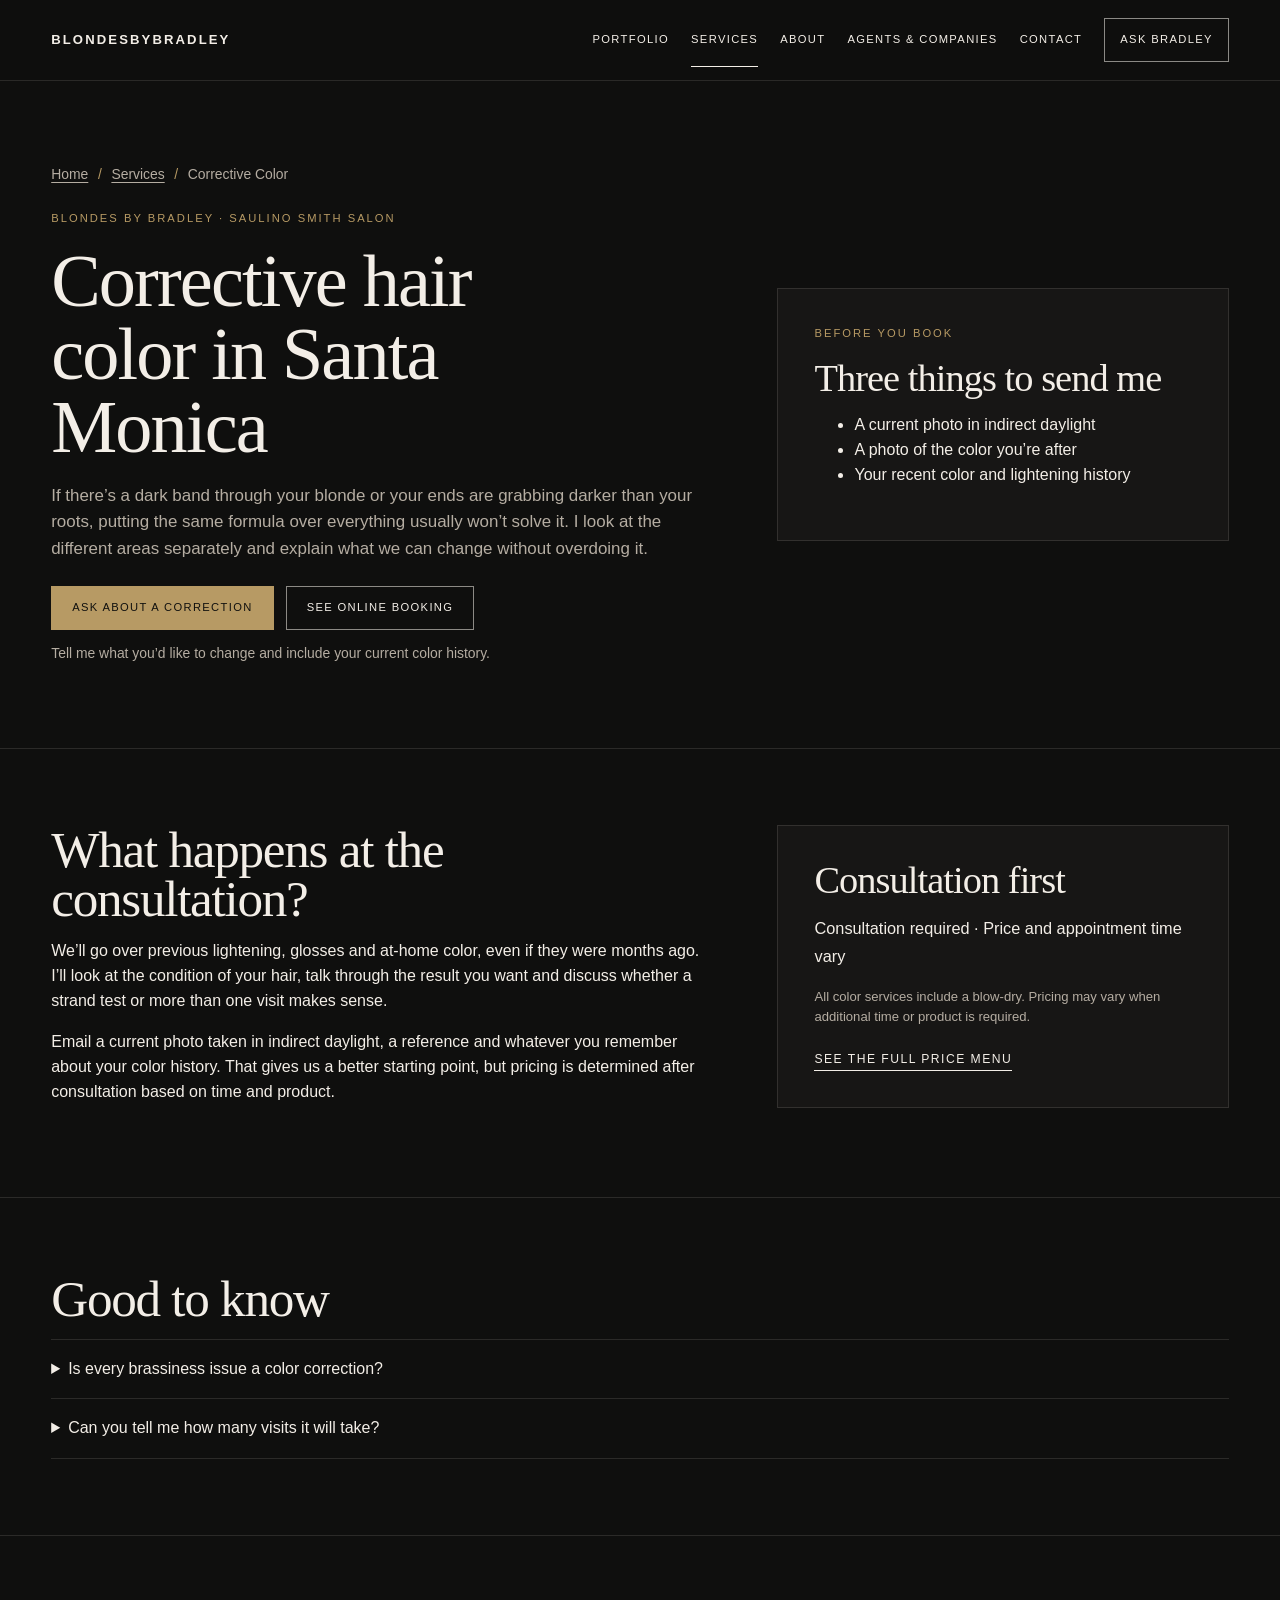
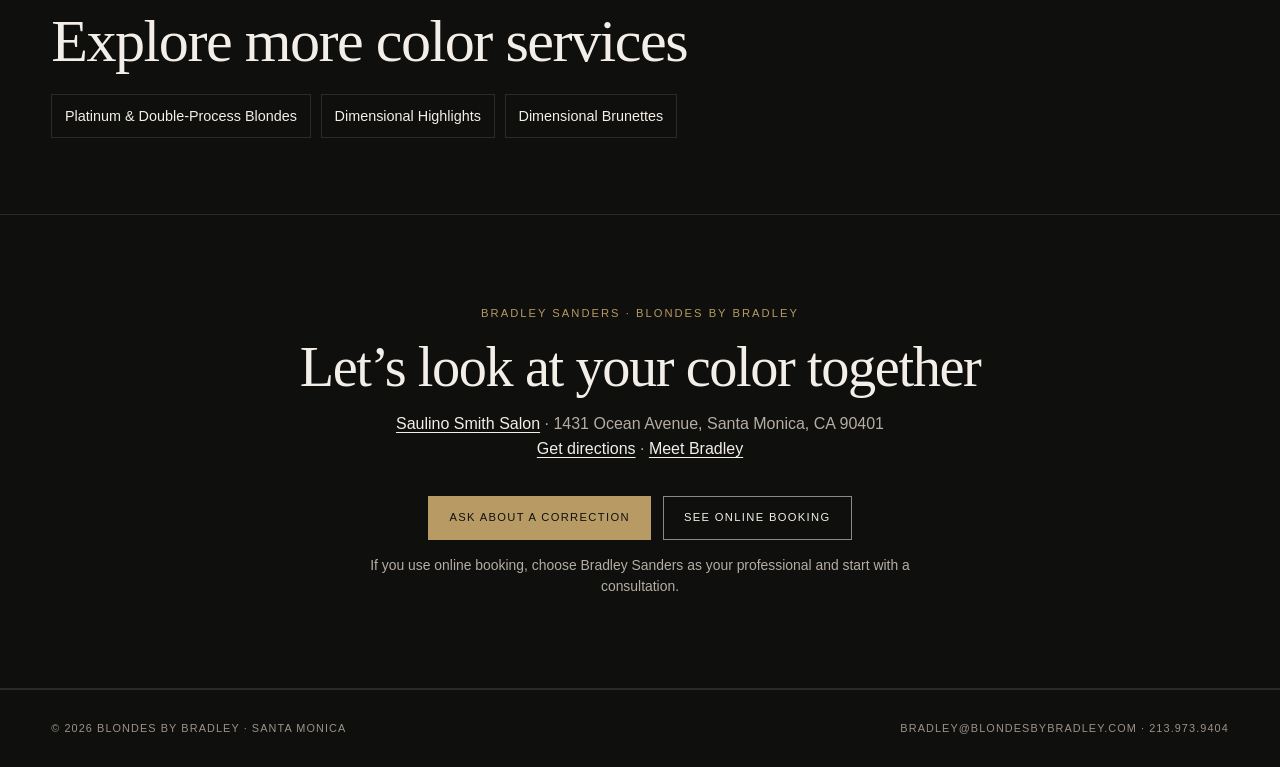
<file: corrective-color.html>
<!doctype html>
<html lang="en">
<head>
<meta charset="utf-8">
<meta name="viewport" content="width=device-width,initial-scale=1">
<meta name="description" content="Book a corrective color consultation with Bradley Sanders in Santa Monica for banding, uneven blonde, over-darkening or a major color change.">
<title>Corrective Hair Color Santa Monica | Bradley Sanders</title>
<link rel="canonical" href="https://blondesbybradley.com/corrective-color.html">
<meta property="og:type" content="website">
<meta property="og:site_name" content="Blondes by Bradley">
<meta property="og:title" content="Corrective Hair Color Santa Monica | Bradley Sanders">
<meta property="og:description" content="Book a corrective color consultation with Bradley Sanders in Santa Monica for banding, uneven blonde, over-darkening or a major color change.">
<meta property="og:url" content="https://blondesbybradley.com/corrective-color.html">
<meta property="og:image" content="https://blondesbybradley.com/assets/home_hero.webp">
<meta property="og:image:alt" content="Dimensional blonde work by Bradley Sanders">
<meta name="twitter:card" content="summary_large_image">
<meta name="theme-color" content="#0f0f0e">
<link rel="icon" href="favicon.svg" type="image/svg+xml">
<link rel="manifest" href="site.webmanifest">
<link rel="stylesheet" href="styles.css">
<noscript><style>@media(max-width:900px){.nav{flex-wrap:wrap;position:static}.mobile-toggle{display:none}.navlinks{display:flex;position:static;flex:0 0 100%;flex-direction:row;flex-wrap:wrap;max-height:none;gap:0 16px;padding:0;overflow:visible}}</style></noscript>
<script type="application/ld+json">{"@context":"https://schema.org","@graph":[{"@type":"WebPage","@id":"https://blondesbybradley.com/corrective-color.html#webpage","url":"https://blondesbybradley.com/corrective-color.html","name":"Corrective Hair Color Santa Monica | Bradley Sanders","isPartOf":{"@id":"https://blondesbybradley.com/#website"},"inLanguage":"en-US","description":"Book a corrective color consultation with Bradley Sanders in Santa Monica for banding, uneven blonde, over-darkening or a major color change.","mainEntity":{"@id":"https://blondesbybradley.com/corrective-color.html#service"},"breadcrumb":{"@id":"https://blondesbybradley.com/corrective-color.html#breadcrumb"}},{"@type":"Service","@id":"https://blondesbybradley.com/corrective-color.html#service","name":"Corrective Color","serviceType":"Hair color · Corrective Color","url":"https://blondesbybradley.com/corrective-color.html","description":"Book a corrective color consultation with Bradley Sanders in Santa Monica for banding, uneven blonde, over-darkening or a major color change.","provider":{"@id":"https://blondesbybradley.com/#bradley-sanders"},"areaServed":{"@type":"City","name":"Santa Monica"}},{"@type":"BreadcrumbList","@id":"https://blondesbybradley.com/corrective-color.html#breadcrumb","itemListElement":[{"@type":"ListItem","position":1,"name":"Home","item":"https://blondesbybradley.com/"},{"@type":"ListItem","position":2,"name":"Services","item":"https://blondesbybradley.com/services.html"},{"@type":"ListItem","position":3,"name":"Corrective Color","item":"https://blondesbybradley.com/corrective-color.html"}]},{"@type":"Person","@id":"https://blondesbybradley.com/#bradley-sanders","name":"Bradley Sanders","url":"https://blondesbybradley.com/about.html","jobTitle":"Haircolorist","image":"https://blondesbybradley.com/assets/bradley-about-approved.jpg","email":"bradley@blondesbybradley.com","telephone":"+1-213-973-9404","workLocation":{"@id":"https://saulinosmithsalon.com/#salon"},"sameAs":["https://saulinosmithsalon.com/bradley-sanders","https://www.instagram.com/blondesbybradley/"]},{"@type":"HairSalon","@id":"https://saulinosmithsalon.com/#salon","name":"Saulino Smith Salon","url":"https://saulinosmithsalon.com/","telephone":"+1-424-433-3354","address":{"@type":"PostalAddress","streetAddress":"1431 Ocean Avenue","addressLocality":"Santa Monica","addressRegion":"CA","postalCode":"90401","addressCountry":"US"}}]}</script>
</head>
<body>
<a class="skip-link" href="#main-content">Skip to content</a>
<header class="nav">
  <a class="brand" href="./">BLONDESBYBRADLEY</a>
  <div class="mobile-nav-actions">
    <a class="mobile-book" href="mailto:bradley@blondesbybradley.com?subject=Corrective%20Color%20Consultation" aria-label="Ask Bradley Sanders about a color correction">Ask Bradley</a>
    <button class="mobile-toggle" type="button" aria-label="Menu" aria-controls="primary-navigation" aria-expanded="false">☰</button>
  </div>
  <nav id="primary-navigation" class="navlinks" aria-label="Main navigation">
    <a href="portfolio.html">Portfolio</a>
    <a href="services.html" class="active" aria-current="page">Services</a>
    <a href="about.html">About</a>
    <a href="agents.html">Agents & Companies</a>
    <a href="contact.html">Contact</a>
    <a class="nav-cta" href="mailto:bradley@blondesbybradley.com?subject=Corrective%20Color%20Consultation">Ask Bradley</a>
  </nav>
</header>
<main id="main-content" tabindex="-1">
<section class="page-hero specialty-hero"><div class="wrap specialty-layout">
  <div class="specialty-copy">
    <nav class="breadcrumbs" aria-label="Breadcrumb">
      <ol><li><a href="./">Home</a></li><li><a href="services.html">Services</a></li><li aria-current="page">Corrective Color</li></ol>
    </nav>
    <div class="eyebrow">Blondes by Bradley · Saulino Smith Salon</div>
    <h1>Corrective hair color in Santa Monica</h1>
    <p class="lede">If there’s a dark band through your blonde or your ends are grabbing darker than your roots, putting the same formula over everything usually won’t solve it. I look at the different areas separately and explain what we can change without overdoing it.</p>
    <div class="actions"><a class="btn primary" href="mailto:bradley@blondesbybradley.com?subject=Corrective%20Color%20Consultation">Ask about a correction</a><a class="btn ghost-dark" href="https://booking.mangomint.com/728302" target="_blank" rel="noopener">See online booking</a></div>
    <p class="booking-hint">Tell me what you’d like to change and include your current color history.</p>
  </div>
  <aside class="specialty-aside"><div class="eyebrow">Before you book</div>
      <h2>Three things to send me</h2><ul><li>A current photo in indirect daylight</li><li>A photo of the color you’re after</li><li>Your recent color and lightening history</li></ul></aside>
</div></section>

<section class="section compact"><div class="wrap specialty-layout specialty-details">
  <div class="specialty-copy">
    <h2>What happens at the consultation?</h2>
    <p>We’ll go over previous lightening, glosses and at-home color, even if they were months ago. I’ll look at the condition of your hair, talk through the result you want and discuss whether a strand test or more than one visit makes sense.</p>
    <p>Email a current photo taken in indirect daylight, a reference and whatever you remember about your color history. That gives us a better starting point, but pricing is determined after consultation based on time and product.</p>
  </div>
  <aside class="specialty-aside" id="starting-prices">
    <h2>Consultation first</h2>
    <p class="specialty-prices">Consultation required · Price and appointment time vary</p>
    <p class="note">All color services include a blow-dry. Pricing may vary when additional time or product is required.</p>
    <a href="services.html#color-menu" class="text-link">See the full price menu</a>
  </aside>
</div></section>

<section class="section compact"><div class="wrap specialty-faq">
  <h2>Good to know</h2>
  <details><summary>Is every brassiness issue a color correction?</summary><p>No. If the lightness is already even and only the tone has shifted, a gloss may be enough. Uneven lightness or bands of different color usually call for a different plan.</p></details>
    <details><summary>Can you tell me how many visits it will take?</summary><p>I can give you a better estimate after seeing your hair. Previous color, condition and the result you want all matter, so I don’t quote a visit count from a photo alone.</p></details>
</div></section>

<section class="section compact" aria-labelledby="related-specialties"><div class="wrap">
  <h2 id="related-specialties">Explore more color services</h2>
  <ul class="specialty-links">
    <li><a href="platinum-double-process-blondes.html">Platinum &amp; Double-Process Blondes</a></li>
    <li><a href="dimensional-highlights.html">Dimensional Highlights</a></li>
    <li><a href="dimensional-brunettes.html">Dimensional Brunettes</a></li>
  </ul>
</div></section>

<section class="booking-band"><div class="wrap">
  <div class="eyebrow">Bradley Sanders · Blondes by Bradley</div>
  <h2>Let’s look at your color together</h2>
  <p><a href="https://saulinosmithsalon.com/bradley-sanders">Saulino Smith Salon</a> · 1431 Ocean Avenue, Santa Monica, CA 90401<br><a href="https://www.google.com/maps/search/?api=1&amp;query=1431+Ocean+Ave+Santa+Monica+CA+90401">Get directions</a> · <a href="about.html">Meet Bradley</a></p>
  <div class="actions"><a class="btn primary" href="mailto:bradley@blondesbybradley.com?subject=Corrective%20Color%20Consultation">Ask about a correction</a><a class="btn ghost-dark" href="https://booking.mangomint.com/728302" target="_blank" rel="noopener">See online booking</a></div>
  <p class="booking-hint">If you use online booking, choose Bradley Sanders as your professional and start with a consultation.</p>
</div></section>
</main>
<footer class="footer">
  <div>© 2026 Blondes by Bradley · Santa Monica</div>
  <div><a href="mailto:bradley@blondesbybradley.com">bradley@blondesbybradley.com</a> · <a href="tel:+12139739404">213.973.9404</a></div>
</footer>
<script src="script.js" defer></script>
</body>
</html>
</file>
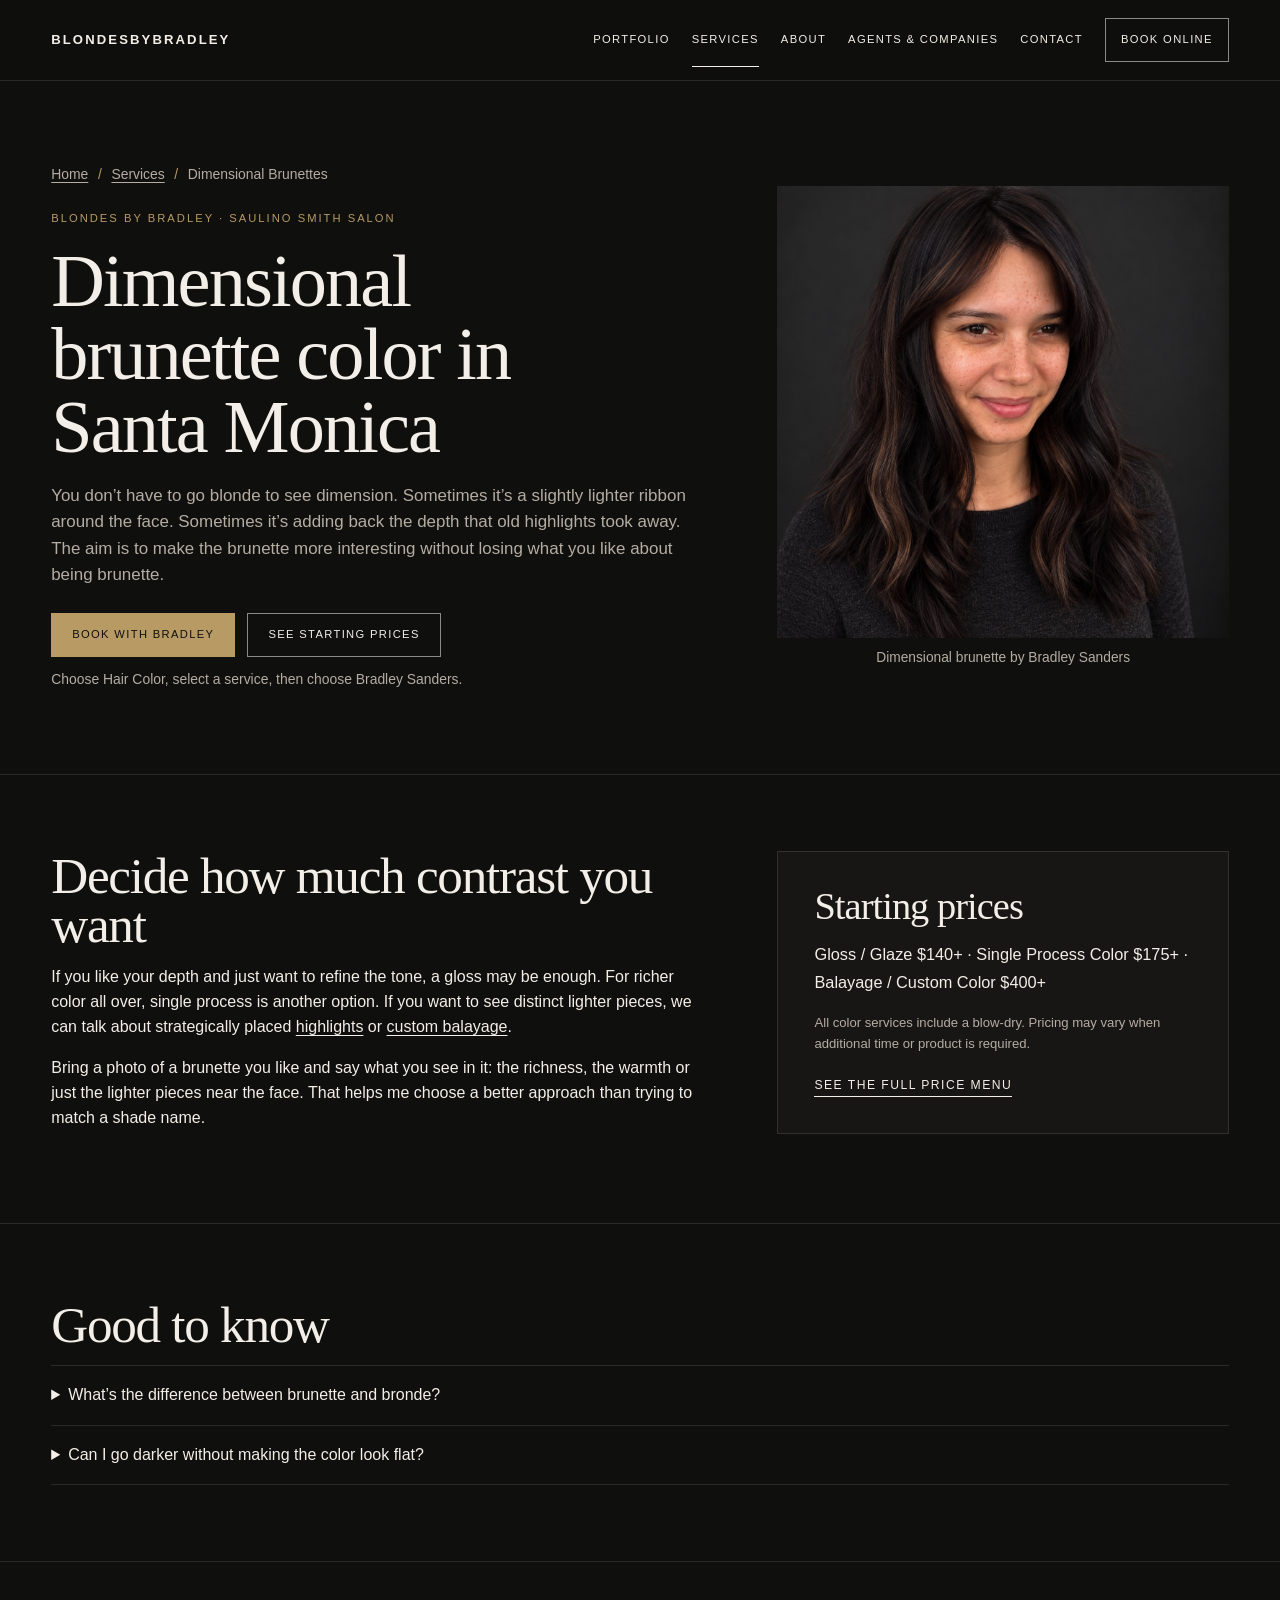
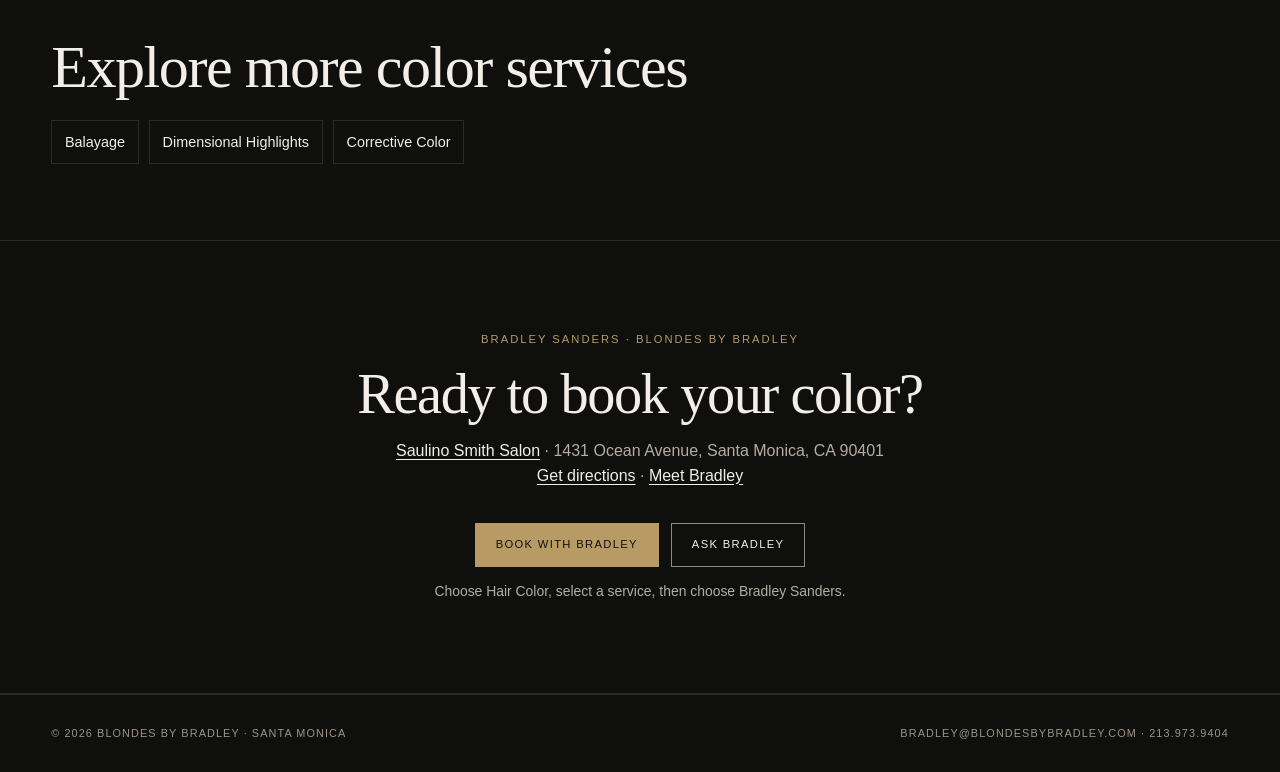
<file: dimensional-brunettes.html>
<!doctype html>
<html lang="en">
<head>
<meta charset="utf-8">
<meta name="viewport" content="width=device-width,initial-scale=1">
<meta name="description" content="Dimensional brunette and bronde color with Bradley Sanders in Santa Monica. Add depth, contrast or face-framing brightness at Saulino Smith Salon.">
<title>Dimensional Brunette Santa Monica | Blondes by Bradley</title>
<link rel="canonical" href="https://blondesbybradley.com/dimensional-brunettes.html">
<meta property="og:type" content="website">
<meta property="og:site_name" content="Blondes by Bradley">
<meta property="og:title" content="Dimensional Brunette Santa Monica | Blondes by Bradley">
<meta property="og:description" content="Dimensional brunette and bronde color with Bradley Sanders in Santa Monica. Add depth, contrast or face-framing brightness at Saulino Smith Salon.">
<meta property="og:url" content="https://blondesbybradley.com/dimensional-brunettes.html">
<meta property="og:image" content="https://blondesbybradley.com/assets/pf_new_dimensional_brunette.jpeg">
<meta property="og:image:alt" content="Long dark brunette waves with lighter brown ribbons">
<meta name="twitter:card" content="summary_large_image">
<meta name="theme-color" content="#0f0f0e">
<link rel="icon" href="favicon.svg" type="image/svg+xml">
<link rel="manifest" href="site.webmanifest">
<link rel="stylesheet" href="styles.css">
<noscript><style>@media(max-width:900px){.nav{flex-wrap:wrap;position:static}.mobile-toggle{display:none}.navlinks{display:flex;position:static;flex:0 0 100%;flex-direction:row;flex-wrap:wrap;max-height:none;gap:0 16px;padding:0;overflow:visible}}</style></noscript>
<script type="application/ld+json">{"@context":"https://schema.org","@graph":[{"@type":"WebPage","@id":"https://blondesbybradley.com/dimensional-brunettes.html#webpage","url":"https://blondesbybradley.com/dimensional-brunettes.html","name":"Dimensional Brunette Santa Monica | Blondes by Bradley","isPartOf":{"@id":"https://blondesbybradley.com/#website"},"inLanguage":"en-US","description":"Dimensional brunette and bronde color with Bradley Sanders in Santa Monica. Add depth, contrast or face-framing brightness at Saulino Smith Salon.","mainEntity":{"@id":"https://blondesbybradley.com/dimensional-brunettes.html#service"},"breadcrumb":{"@id":"https://blondesbybradley.com/dimensional-brunettes.html#breadcrumb"}},{"@type":"Service","@id":"https://blondesbybradley.com/dimensional-brunettes.html#service","name":"Dimensional Brunettes","serviceType":"Hair color · Dimensional Brunettes","url":"https://blondesbybradley.com/dimensional-brunettes.html","description":"Dimensional brunette and bronde color with Bradley Sanders in Santa Monica. Add depth, contrast or face-framing brightness at Saulino Smith Salon.","provider":{"@id":"https://blondesbybradley.com/#bradley-sanders"},"areaServed":{"@type":"City","name":"Santa Monica"},"image":"https://blondesbybradley.com/assets/pf_new_dimensional_brunette.jpeg"},{"@type":"BreadcrumbList","@id":"https://blondesbybradley.com/dimensional-brunettes.html#breadcrumb","itemListElement":[{"@type":"ListItem","position":1,"name":"Home","item":"https://blondesbybradley.com/"},{"@type":"ListItem","position":2,"name":"Services","item":"https://blondesbybradley.com/services.html"},{"@type":"ListItem","position":3,"name":"Dimensional Brunettes","item":"https://blondesbybradley.com/dimensional-brunettes.html"}]},{"@type":"Person","@id":"https://blondesbybradley.com/#bradley-sanders","name":"Bradley Sanders","url":"https://blondesbybradley.com/about.html","jobTitle":"Haircolorist","image":"https://blondesbybradley.com/assets/bradley-about-approved.jpg","email":"bradley@blondesbybradley.com","telephone":"+1-213-973-9404","workLocation":{"@id":"https://saulinosmithsalon.com/#salon"},"sameAs":["https://saulinosmithsalon.com/bradley-sanders","https://www.instagram.com/blondesbybradley/"]},{"@type":"HairSalon","@id":"https://saulinosmithsalon.com/#salon","name":"Saulino Smith Salon","url":"https://saulinosmithsalon.com/","telephone":"+1-424-433-3354","address":{"@type":"PostalAddress","streetAddress":"1431 Ocean Avenue","addressLocality":"Santa Monica","addressRegion":"CA","postalCode":"90401","addressCountry":"US"}}]}</script>
</head>
<body>
<a class="skip-link" href="#main-content">Skip to content</a>
<header class="nav">
  <a class="brand" href="./">BLONDESBYBRADLEY</a>
  <div class="mobile-nav-actions">
    <a class="mobile-book" href="https://booking.mangomint.com/728302" target="_blank" rel="noopener" aria-label="Book with Bradley Sanders online">Book Online</a>
    <button class="mobile-toggle" type="button" aria-label="Menu" aria-controls="primary-navigation" aria-expanded="false">☰</button>
  </div>
  <nav id="primary-navigation" class="navlinks" aria-label="Main navigation">
    <a href="portfolio.html">Portfolio</a>
    <a href="services.html" class="active" aria-current="page">Services</a>
    <a href="about.html">About</a>
    <a href="agents.html">Agents & Companies</a>
    <a href="contact.html">Contact</a>
    <a class="nav-cta" href="https://booking.mangomint.com/728302" target="_blank" rel="noopener">Book Online</a>
  </nav>
</header>
<main id="main-content" tabindex="-1">
<section class="page-hero specialty-hero"><div class="wrap specialty-layout">
  <div class="specialty-copy">
    <nav class="breadcrumbs" aria-label="Breadcrumb">
      <ol><li><a href="./">Home</a></li><li><a href="services.html">Services</a></li><li aria-current="page">Dimensional Brunettes</li></ol>
    </nav>
    <div class="eyebrow">Blondes by Bradley · Saulino Smith Salon</div>
    <h1>Dimensional brunette color in Santa Monica</h1>
    <p class="lede">You don’t have to go blonde to see dimension. Sometimes it’s a slightly lighter ribbon around the face. Sometimes it’s adding back the depth that old highlights took away. The aim is to make the brunette more interesting without losing what you like about being brunette.</p>
    <div class="actions"><a class="btn primary" href="https://booking.mangomint.com/728302" target="_blank" rel="noopener">Book with Bradley</a><a class="btn ghost-dark" href="#starting-prices">See starting prices</a></div>
    <p class="booking-hint">Choose Hair Color, select a service, then choose Bradley Sanders.</p>
  </div>
  <figure class="specialty-photo"><img src="assets/pf_new_dimensional_brunette.jpeg" alt="Long dark brunette waves with lighter brown ribbons" width="1254" height="1254" decoding="async" loading="lazy"><figcaption>Dimensional brunette by Bradley Sanders</figcaption></figure>
</div></section>

<section class="section compact"><div class="wrap specialty-layout specialty-details">
  <div class="specialty-copy">
    <h2>Decide how much contrast you want</h2>
    <p>If you like your depth and just want to refine the tone, a gloss may be enough. For richer color all over, single process is another option. If you want to see distinct lighter pieces, we can talk about strategically placed <a href="dimensional-highlights.html">highlights</a> or <a href="balayage.html">custom balayage</a>.</p>
    <p>Bring a photo of a brunette you like and say what you see in it: the richness, the warmth or just the lighter pieces near the face. That helps me choose a better approach than trying to match a shade name.</p>
  </div>
  <aside class="specialty-aside" id="starting-prices">
    <h2>Starting prices</h2>
    <p class="specialty-prices">Gloss / Glaze $140+ · Single Process Color $175+ · Balayage / Custom Color $400+</p>
    <p class="note">All color services include a blow-dry. Pricing may vary when additional time or product is required.</p>
    <a href="services.html#color-menu" class="text-link">See the full price menu</a>
  </aside>
</div></section>

<section class="section compact"><div class="wrap specialty-faq">
  <h2>Good to know</h2>
  <details><summary>What’s the difference between brunette and bronde?</summary><p>A dimensional brunette still reads brown overall. Bronde brings more visible blonde into the mix while keeping a brunette base or deeper pieces.</p></details>
    <details><summary>Can I go darker without making the color look flat?</summary><p>Yes, depending on your starting point. Keeping some contrast or adding depth selectively can make going darker feel richer without losing the detail.</p></details>
</div></section>

<section class="section compact" aria-labelledby="related-specialties"><div class="wrap">
  <h2 id="related-specialties">Explore more color services</h2>
  <ul class="specialty-links">
    <li><a href="balayage.html">Balayage</a></li>
    <li><a href="dimensional-highlights.html">Dimensional Highlights</a></li>
    <li><a href="corrective-color.html">Corrective Color</a></li>
  </ul>
</div></section>

<section class="booking-band"><div class="wrap">
  <div class="eyebrow">Bradley Sanders · Blondes by Bradley</div>
  <h2>Ready to book your color?</h2>
  <p><a href="https://saulinosmithsalon.com/bradley-sanders">Saulino Smith Salon</a> · 1431 Ocean Avenue, Santa Monica, CA 90401<br><a href="https://www.google.com/maps/search/?api=1&amp;query=1431+Ocean+Ave+Santa+Monica+CA+90401">Get directions</a> · <a href="about.html">Meet Bradley</a></p>
  <div class="actions"><a class="btn primary" href="https://booking.mangomint.com/728302" target="_blank" rel="noopener">Book with Bradley</a><a class="btn ghost-dark" href="mailto:bradley@blondesbybradley.com?subject=Dimensional%20Brunettes%20Consultation">Ask Bradley</a></div>
  <p class="booking-hint">Choose Hair Color, select a service, then choose Bradley Sanders.</p>
</div></section>
</main>
<footer class="footer">
  <div>© 2026 Blondes by Bradley · Santa Monica</div>
  <div><a href="mailto:bradley@blondesbybradley.com">bradley@blondesbybradley.com</a> · <a href="tel:+12139739404">213.973.9404</a></div>
</footer>
<script src="script.js" defer></script>
</body>
</html>
</file>
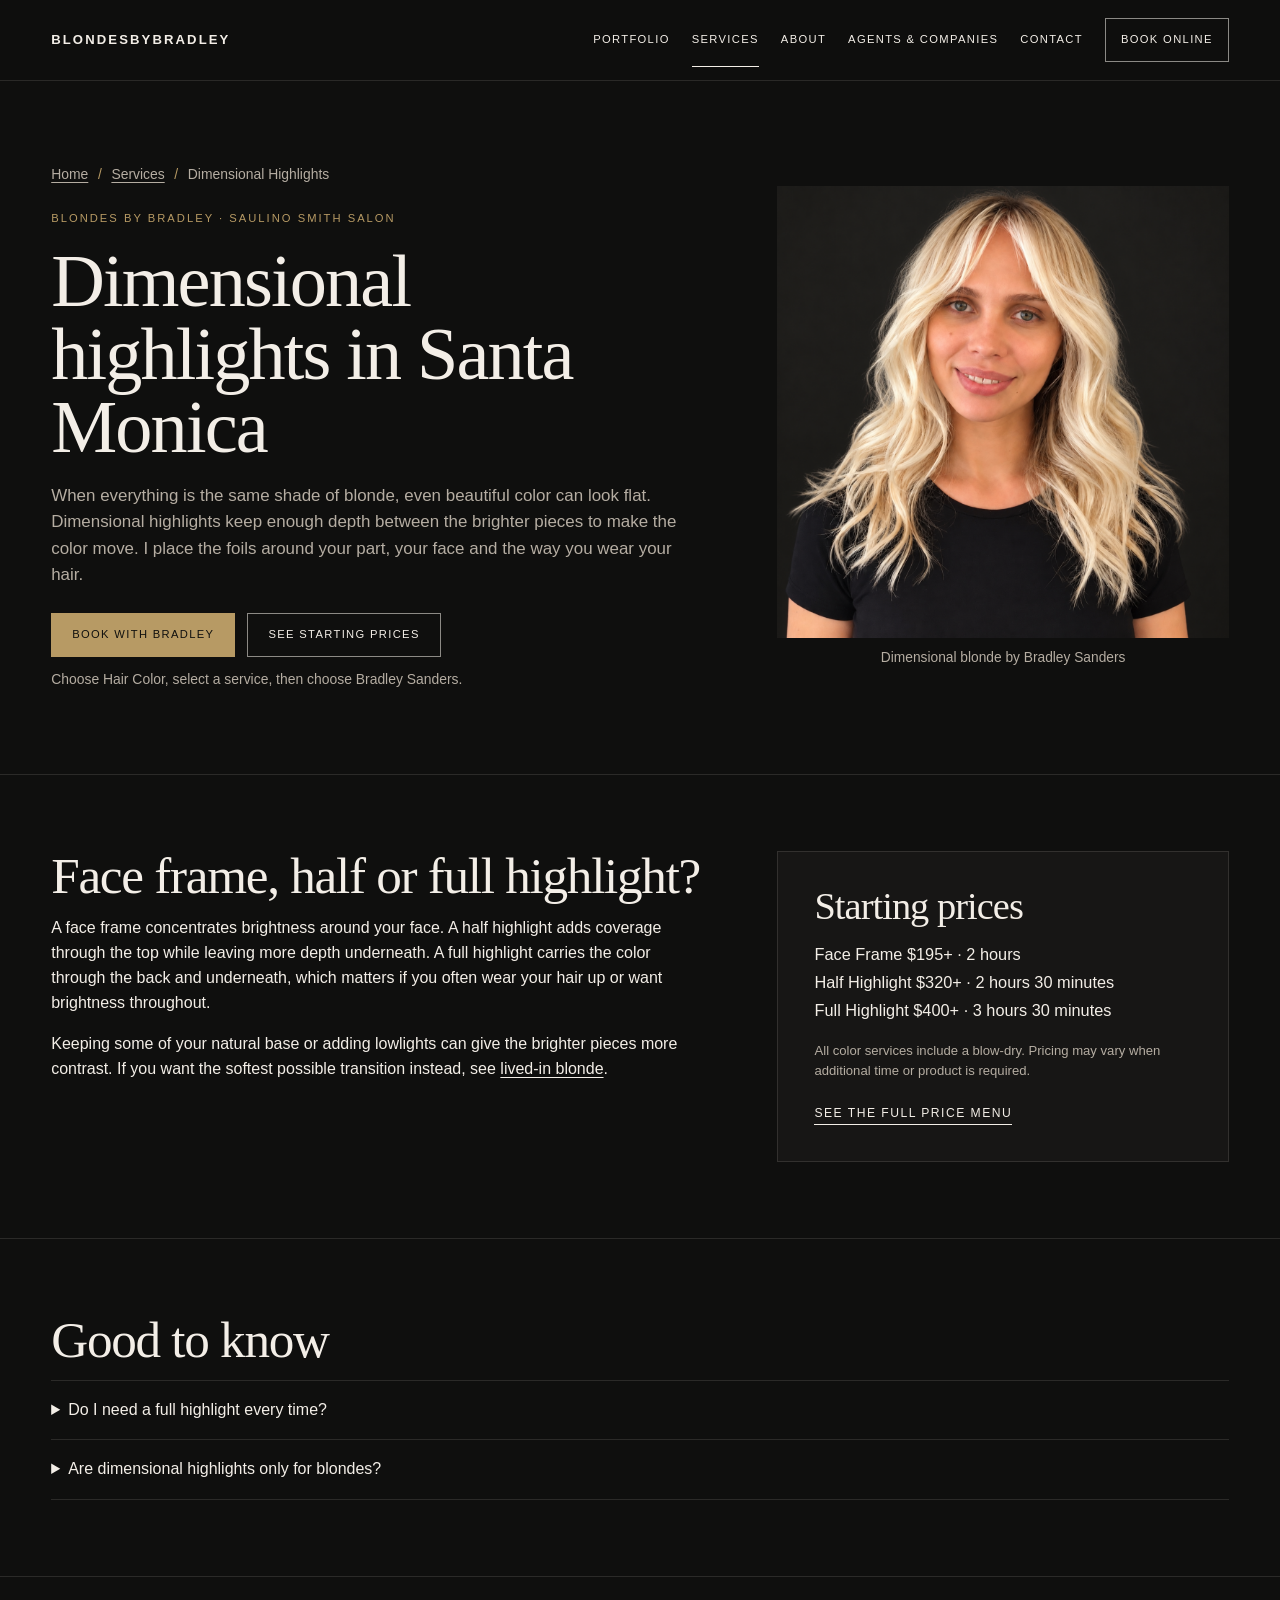
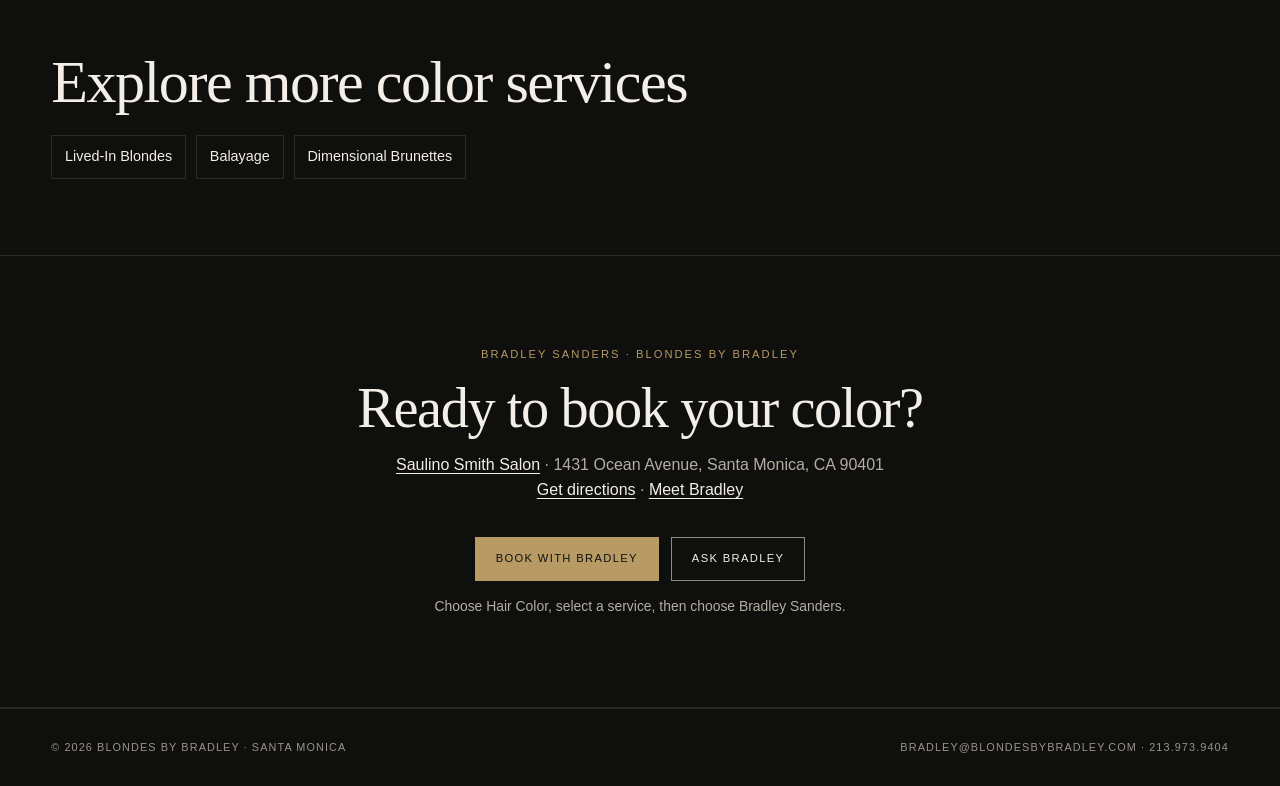
<file: dimensional-highlights.html>
<!doctype html>
<html lang="en">
<head>
<meta charset="utf-8">
<meta name="viewport" content="width=device-width,initial-scale=1">
<meta name="description" content="Compare face-frame, half and full highlights with Bradley Sanders at Saulino Smith Salon in Santa Monica. Starting prices and appointment times.">
<title>Dimensional Highlights Santa Monica | Blondes by Bradley</title>
<link rel="canonical" href="https://blondesbybradley.com/dimensional-highlights.html">
<meta property="og:type" content="website">
<meta property="og:site_name" content="Blondes by Bradley">
<meta property="og:title" content="Dimensional Highlights Santa Monica | Blondes by Bradley">
<meta property="og:description" content="Compare face-frame, half and full highlights with Bradley Sanders at Saulino Smith Salon in Santa Monica. Starting prices and appointment times.">
<meta property="og:url" content="https://blondesbybradley.com/dimensional-highlights.html">
<meta property="og:image" content="https://blondesbybradley.com/assets/home_work_06.webp">
<meta property="og:image:alt" content="Bright dimensional blonde with light and deeper tones through the hair">
<meta name="twitter:card" content="summary_large_image">
<meta name="theme-color" content="#0f0f0e">
<link rel="icon" href="favicon.svg" type="image/svg+xml">
<link rel="manifest" href="site.webmanifest">
<link rel="stylesheet" href="styles.css">
<noscript><style>@media(max-width:900px){.nav{flex-wrap:wrap;position:static}.mobile-toggle{display:none}.navlinks{display:flex;position:static;flex:0 0 100%;flex-direction:row;flex-wrap:wrap;max-height:none;gap:0 16px;padding:0;overflow:visible}}</style></noscript>
<script type="application/ld+json">{"@context":"https://schema.org","@graph":[{"@type":"WebPage","@id":"https://blondesbybradley.com/dimensional-highlights.html#webpage","url":"https://blondesbybradley.com/dimensional-highlights.html","name":"Dimensional Highlights Santa Monica | Blondes by Bradley","isPartOf":{"@id":"https://blondesbybradley.com/#website"},"inLanguage":"en-US","description":"Compare face-frame, half and full highlights with Bradley Sanders at Saulino Smith Salon in Santa Monica. Starting prices and appointment times.","mainEntity":{"@id":"https://blondesbybradley.com/dimensional-highlights.html#service"},"breadcrumb":{"@id":"https://blondesbybradley.com/dimensional-highlights.html#breadcrumb"}},{"@type":"Service","@id":"https://blondesbybradley.com/dimensional-highlights.html#service","name":"Dimensional Highlights","serviceType":"Hair color · Dimensional Highlights","url":"https://blondesbybradley.com/dimensional-highlights.html","description":"Compare face-frame, half and full highlights with Bradley Sanders at Saulino Smith Salon in Santa Monica. Starting prices and appointment times.","provider":{"@id":"https://blondesbybradley.com/#bradley-sanders"},"areaServed":{"@type":"City","name":"Santa Monica"},"image":"https://blondesbybradley.com/assets/home_work_06.webp"},{"@type":"BreadcrumbList","@id":"https://blondesbybradley.com/dimensional-highlights.html#breadcrumb","itemListElement":[{"@type":"ListItem","position":1,"name":"Home","item":"https://blondesbybradley.com/"},{"@type":"ListItem","position":2,"name":"Services","item":"https://blondesbybradley.com/services.html"},{"@type":"ListItem","position":3,"name":"Dimensional Highlights","item":"https://blondesbybradley.com/dimensional-highlights.html"}]},{"@type":"Person","@id":"https://blondesbybradley.com/#bradley-sanders","name":"Bradley Sanders","url":"https://blondesbybradley.com/about.html","jobTitle":"Haircolorist","image":"https://blondesbybradley.com/assets/bradley-about-approved.jpg","email":"bradley@blondesbybradley.com","telephone":"+1-213-973-9404","workLocation":{"@id":"https://saulinosmithsalon.com/#salon"},"sameAs":["https://saulinosmithsalon.com/bradley-sanders","https://www.instagram.com/blondesbybradley/"]},{"@type":"HairSalon","@id":"https://saulinosmithsalon.com/#salon","name":"Saulino Smith Salon","url":"https://saulinosmithsalon.com/","telephone":"+1-424-433-3354","address":{"@type":"PostalAddress","streetAddress":"1431 Ocean Avenue","addressLocality":"Santa Monica","addressRegion":"CA","postalCode":"90401","addressCountry":"US"}}]}</script>
</head>
<body>
<a class="skip-link" href="#main-content">Skip to content</a>
<header class="nav">
  <a class="brand" href="./">BLONDESBYBRADLEY</a>
  <div class="mobile-nav-actions">
    <a class="mobile-book" href="https://booking.mangomint.com/728302" target="_blank" rel="noopener" aria-label="Book with Bradley Sanders online">Book Online</a>
    <button class="mobile-toggle" type="button" aria-label="Menu" aria-controls="primary-navigation" aria-expanded="false">☰</button>
  </div>
  <nav id="primary-navigation" class="navlinks" aria-label="Main navigation">
    <a href="portfolio.html">Portfolio</a>
    <a href="services.html" class="active" aria-current="page">Services</a>
    <a href="about.html">About</a>
    <a href="agents.html">Agents & Companies</a>
    <a href="contact.html">Contact</a>
    <a class="nav-cta" href="https://booking.mangomint.com/728302" target="_blank" rel="noopener">Book Online</a>
  </nav>
</header>
<main id="main-content" tabindex="-1">
<section class="page-hero specialty-hero"><div class="wrap specialty-layout">
  <div class="specialty-copy">
    <nav class="breadcrumbs" aria-label="Breadcrumb">
      <ol><li><a href="./">Home</a></li><li><a href="services.html">Services</a></li><li aria-current="page">Dimensional Highlights</li></ol>
    </nav>
    <div class="eyebrow">Blondes by Bradley · Saulino Smith Salon</div>
    <h1>Dimensional highlights in Santa Monica</h1>
    <p class="lede">When everything is the same shade of blonde, even beautiful color can look flat. Dimensional highlights keep enough depth between the brighter pieces to make the color move. I place the foils around your part, your face and the way you wear your hair.</p>
    <div class="actions"><a class="btn primary" href="https://booking.mangomint.com/728302" target="_blank" rel="noopener">Book with Bradley</a><a class="btn ghost-dark" href="#starting-prices">See starting prices</a></div>
    <p class="booking-hint">Choose Hair Color, select a service, then choose Bradley Sanders.</p>
  </div>
  <figure class="specialty-photo"><img src="assets/home_work_06.webp" alt="Bright dimensional blonde with light and deeper tones through the hair" width="1254" height="1254" decoding="async" loading="lazy"><figcaption>Dimensional blonde by Bradley Sanders</figcaption></figure>
</div></section>

<section class="section compact"><div class="wrap specialty-layout specialty-details">
  <div class="specialty-copy">
    <h2>Face frame, half or full highlight?</h2>
    <p>A face frame concentrates brightness around your face. A half highlight adds coverage through the top while leaving more depth underneath. A full highlight carries the color through the back and underneath, which matters if you often wear your hair up or want brightness throughout.</p>
    <p>Keeping some of your natural base or adding lowlights can give the brighter pieces more contrast. If you want the softest possible transition instead, see <a href="lived-in-blondes.html">lived-in blonde</a>.</p>
  </div>
  <aside class="specialty-aside" id="starting-prices">
    <h2>Starting prices</h2>
    <p class="specialty-prices">Face Frame $195+ · 2 hours<br>Half Highlight $320+ · 2 hours 30 minutes<br>Full Highlight $400+ · 3 hours 30 minutes</p>
    <p class="note">All color services include a blow-dry. Pricing may vary when additional time or product is required.</p>
    <a href="services.html#color-menu" class="text-link">See the full price menu</a>
  </aside>
</div></section>

<section class="section compact"><div class="wrap specialty-faq">
  <h2>Good to know</h2>
  <details><summary>Do I need a full highlight every time?</summary><p>Not always. If you already like the brightness through the back, a half highlight or face frame may be enough for this visit.</p></details>
    <details><summary>Are dimensional highlights only for blondes?</summary><p>No. On a brunette, the contrast can be much subtler. The goal is for the lighter pieces to show without the whole head reading blonde.</p></details>
</div></section>

<section class="section compact" aria-labelledby="related-specialties"><div class="wrap">
  <h2 id="related-specialties">Explore more color services</h2>
  <ul class="specialty-links">
    <li><a href="lived-in-blondes.html">Lived-In Blondes</a></li>
    <li><a href="balayage.html">Balayage</a></li>
    <li><a href="dimensional-brunettes.html">Dimensional Brunettes</a></li>
  </ul>
</div></section>

<section class="booking-band"><div class="wrap">
  <div class="eyebrow">Bradley Sanders · Blondes by Bradley</div>
  <h2>Ready to book your color?</h2>
  <p><a href="https://saulinosmithsalon.com/bradley-sanders">Saulino Smith Salon</a> · 1431 Ocean Avenue, Santa Monica, CA 90401<br><a href="https://www.google.com/maps/search/?api=1&amp;query=1431+Ocean+Ave+Santa+Monica+CA+90401">Get directions</a> · <a href="about.html">Meet Bradley</a></p>
  <div class="actions"><a class="btn primary" href="https://booking.mangomint.com/728302" target="_blank" rel="noopener">Book with Bradley</a><a class="btn ghost-dark" href="mailto:bradley@blondesbybradley.com?subject=Dimensional%20Highlights%20Consultation">Ask Bradley</a></div>
  <p class="booking-hint">Choose Hair Color, select a service, then choose Bradley Sanders.</p>
</div></section>
</main>
<footer class="footer">
  <div>© 2026 Blondes by Bradley · Santa Monica</div>
  <div><a href="mailto:bradley@blondesbybradley.com">bradley@blondesbybradley.com</a> · <a href="tel:+12139739404">213.973.9404</a></div>
</footer>
<script src="script.js" defer></script>
</body>
</html>
</file>
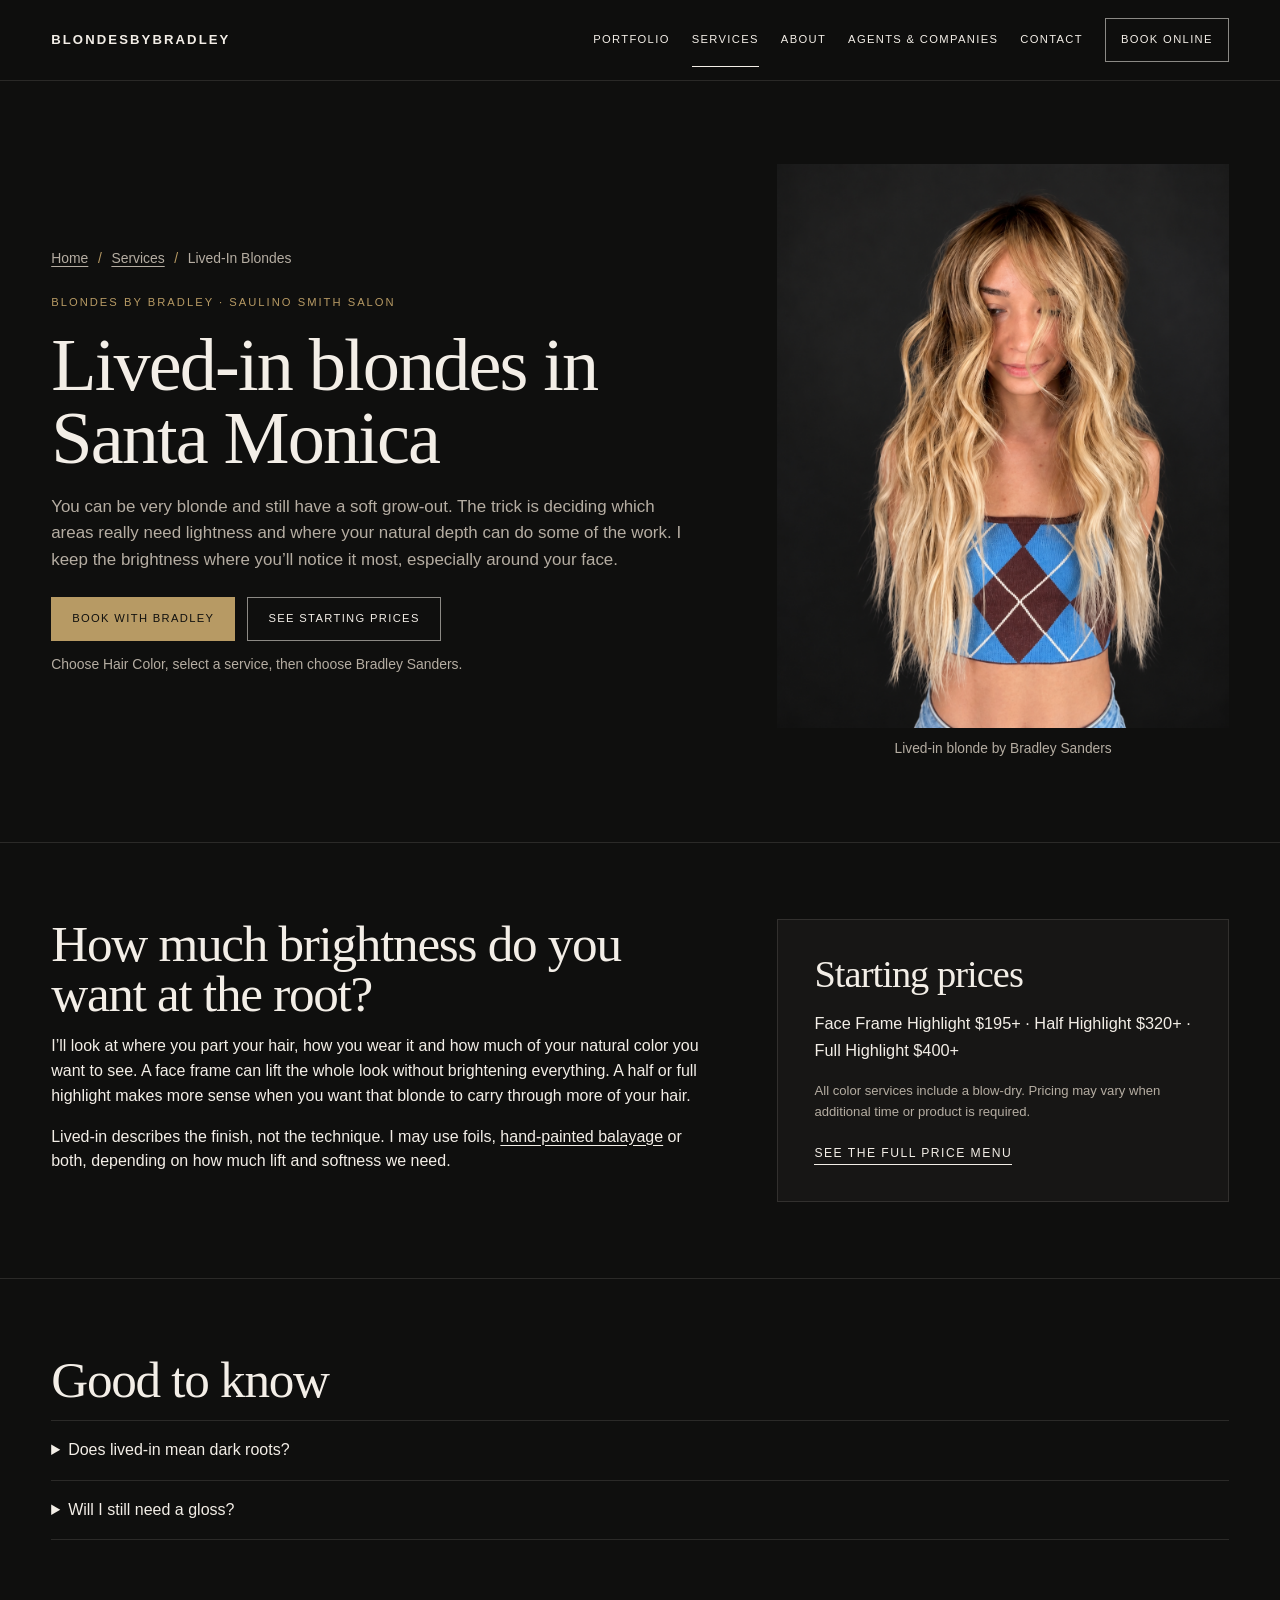
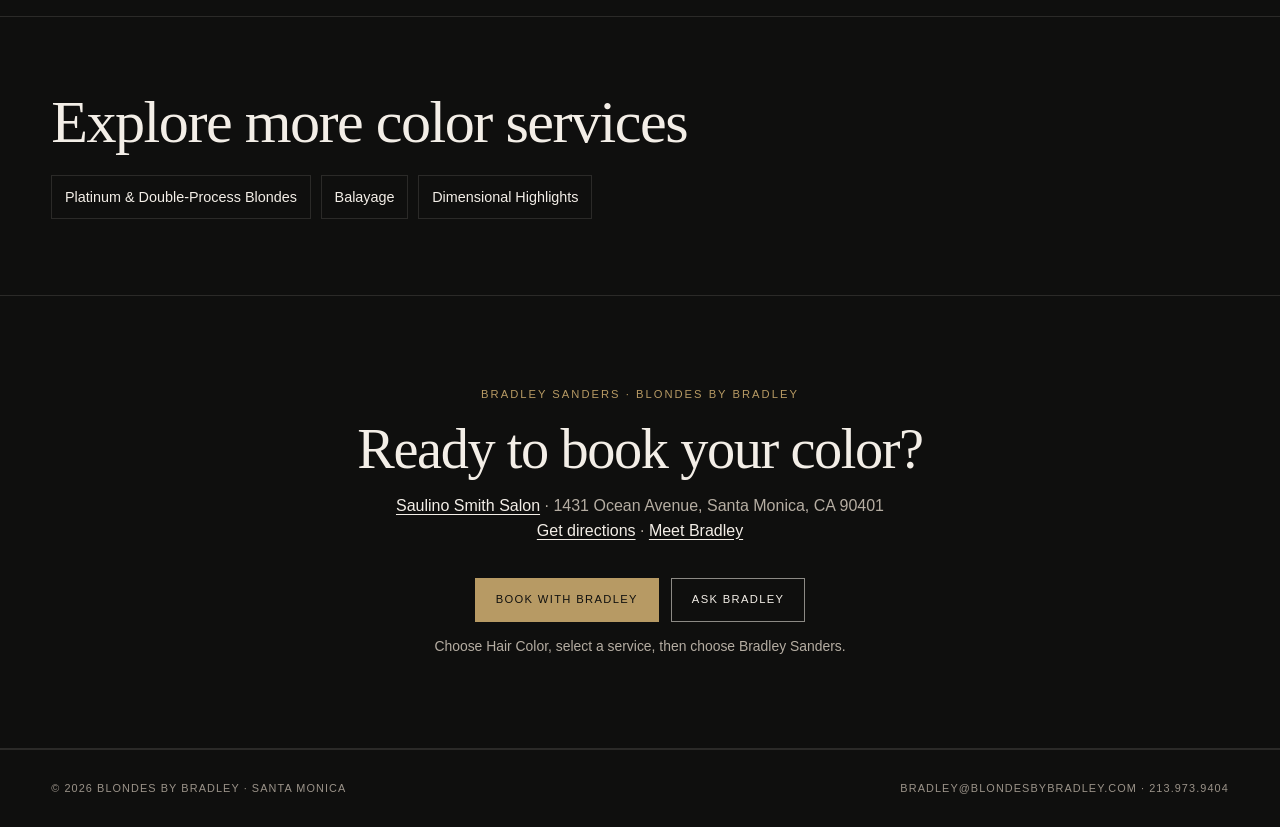
<file: lived-in-blondes.html>
<!doctype html>
<html lang="en">
<head>
<meta charset="utf-8">
<meta name="viewport" content="width=device-width,initial-scale=1">
<meta name="description" content="Lived-in blonde by Bradley Sanders in Santa Monica. Get face-framing brightness and a softer grow-out at Saulino Smith Salon.">
<title>Lived-In Blonde Santa Monica | Blondes by Bradley</title>
<link rel="canonical" href="https://blondesbybradley.com/lived-in-blondes.html">
<meta property="og:type" content="website">
<meta property="og:site_name" content="Blondes by Bradley">
<meta property="og:title" content="Lived-In Blonde Santa Monica | Blondes by Bradley">
<meta property="og:description" content="Lived-in blonde by Bradley Sanders in Santa Monica. Get face-framing brightness and a softer grow-out at Saulino Smith Salon.">
<meta property="og:url" content="https://blondesbybradley.com/lived-in-blondes.html">
<meta property="og:image" content="https://blondesbybradley.com/assets/home_work_04.webp">
<meta property="og:image:alt" content="Long lived-in blonde waves with brightness blended through the lengths">
<meta name="twitter:card" content="summary_large_image">
<meta name="theme-color" content="#0f0f0e">
<link rel="icon" href="favicon.svg" type="image/svg+xml">
<link rel="manifest" href="site.webmanifest">
<link rel="stylesheet" href="styles.css">
<noscript><style>@media(max-width:900px){.nav{flex-wrap:wrap;position:static}.mobile-toggle{display:none}.navlinks{display:flex;position:static;flex:0 0 100%;flex-direction:row;flex-wrap:wrap;max-height:none;gap:0 16px;padding:0;overflow:visible}}</style></noscript>
<script type="application/ld+json">{"@context":"https://schema.org","@graph":[{"@type":"WebPage","@id":"https://blondesbybradley.com/lived-in-blondes.html#webpage","url":"https://blondesbybradley.com/lived-in-blondes.html","name":"Lived-In Blonde Santa Monica | Blondes by Bradley","isPartOf":{"@id":"https://blondesbybradley.com/#website"},"inLanguage":"en-US","description":"Lived-in blonde by Bradley Sanders in Santa Monica. Get face-framing brightness and a softer grow-out at Saulino Smith Salon.","mainEntity":{"@id":"https://blondesbybradley.com/lived-in-blondes.html#service"},"breadcrumb":{"@id":"https://blondesbybradley.com/lived-in-blondes.html#breadcrumb"}},{"@type":"Service","@id":"https://blondesbybradley.com/lived-in-blondes.html#service","name":"Lived-In Blondes","serviceType":"Hair color · Lived-In Blondes","url":"https://blondesbybradley.com/lived-in-blondes.html","description":"Lived-in blonde by Bradley Sanders in Santa Monica. Get face-framing brightness and a softer grow-out at Saulino Smith Salon.","provider":{"@id":"https://blondesbybradley.com/#bradley-sanders"},"areaServed":{"@type":"City","name":"Santa Monica"},"image":"https://blondesbybradley.com/assets/home_work_04.webp"},{"@type":"BreadcrumbList","@id":"https://blondesbybradley.com/lived-in-blondes.html#breadcrumb","itemListElement":[{"@type":"ListItem","position":1,"name":"Home","item":"https://blondesbybradley.com/"},{"@type":"ListItem","position":2,"name":"Services","item":"https://blondesbybradley.com/services.html"},{"@type":"ListItem","position":3,"name":"Lived-In Blondes","item":"https://blondesbybradley.com/lived-in-blondes.html"}]},{"@type":"Person","@id":"https://blondesbybradley.com/#bradley-sanders","name":"Bradley Sanders","url":"https://blondesbybradley.com/about.html","jobTitle":"Haircolorist","image":"https://blondesbybradley.com/assets/bradley-about-approved.jpg","email":"bradley@blondesbybradley.com","telephone":"+1-213-973-9404","workLocation":{"@id":"https://saulinosmithsalon.com/#salon"},"sameAs":["https://saulinosmithsalon.com/bradley-sanders","https://www.instagram.com/blondesbybradley/"]},{"@type":"HairSalon","@id":"https://saulinosmithsalon.com/#salon","name":"Saulino Smith Salon","url":"https://saulinosmithsalon.com/","telephone":"+1-424-433-3354","address":{"@type":"PostalAddress","streetAddress":"1431 Ocean Avenue","addressLocality":"Santa Monica","addressRegion":"CA","postalCode":"90401","addressCountry":"US"}}]}</script>
</head>
<body>
<a class="skip-link" href="#main-content">Skip to content</a>
<header class="nav">
  <a class="brand" href="./">BLONDESBYBRADLEY</a>
  <div class="mobile-nav-actions">
    <a class="mobile-book" href="https://booking.mangomint.com/728302" target="_blank" rel="noopener" aria-label="Book with Bradley Sanders online">Book Online</a>
    <button class="mobile-toggle" type="button" aria-label="Menu" aria-controls="primary-navigation" aria-expanded="false">☰</button>
  </div>
  <nav id="primary-navigation" class="navlinks" aria-label="Main navigation">
    <a href="portfolio.html">Portfolio</a>
    <a href="services.html" class="active" aria-current="page">Services</a>
    <a href="about.html">About</a>
    <a href="agents.html">Agents & Companies</a>
    <a href="contact.html">Contact</a>
    <a class="nav-cta" href="https://booking.mangomint.com/728302" target="_blank" rel="noopener">Book Online</a>
  </nav>
</header>
<main id="main-content" tabindex="-1">
<section class="page-hero specialty-hero"><div class="wrap specialty-layout">
  <div class="specialty-copy">
    <nav class="breadcrumbs" aria-label="Breadcrumb">
      <ol><li><a href="./">Home</a></li><li><a href="services.html">Services</a></li><li aria-current="page">Lived-In Blondes</li></ol>
    </nav>
    <div class="eyebrow">Blondes by Bradley · Saulino Smith Salon</div>
    <h1>Lived-in blondes in Santa Monica</h1>
    <p class="lede">You can be very blonde and still have a soft grow-out. The trick is deciding which areas really need lightness and where your natural depth can do some of the work. I keep the brightness where you’ll notice it most, especially around your face.</p>
    <div class="actions"><a class="btn primary" href="https://booking.mangomint.com/728302" target="_blank" rel="noopener">Book with Bradley</a><a class="btn ghost-dark" href="#starting-prices">See starting prices</a></div>
    <p class="booking-hint">Choose Hair Color, select a service, then choose Bradley Sanders.</p>
  </div>
  <figure class="specialty-photo"><img src="assets/home_work_04.webp" alt="Long lived-in blonde waves with brightness blended through the lengths" width="1122" height="1402" decoding="async" loading="lazy"><figcaption>Lived-in blonde by Bradley Sanders</figcaption></figure>
</div></section>

<section class="section compact"><div class="wrap specialty-layout specialty-details">
  <div class="specialty-copy">
    <h2>How much brightness do you want at the root?</h2>
    <p>I’ll look at where you part your hair, how you wear it and how much of your natural color you want to see. A face frame can lift the whole look without brightening everything. A half or full highlight makes more sense when you want that blonde to carry through more of your hair.</p>
    <p>Lived-in describes the finish, not the technique. I may use foils, <a href="balayage.html">hand-painted balayage</a> or both, depending on how much lift and softness we need.</p>
  </div>
  <aside class="specialty-aside" id="starting-prices">
    <h2>Starting prices</h2>
    <p class="specialty-prices">Face Frame Highlight $195+ · Half Highlight $320+ · Full Highlight $400+</p>
    <p class="note">All color services include a blow-dry. Pricing may vary when additional time or product is required.</p>
    <a href="services.html#color-menu" class="text-link">See the full price menu</a>
  </aside>
</div></section>

<section class="section compact"><div class="wrap specialty-faq">
  <h2>Good to know</h2>
  <details><summary>Does lived-in mean dark roots?</summary><p>Not necessarily. You can keep the transition soft without making the root look heavy. How much depth to leave depends on your natural base and how bright you want the blonde to read.</p></details>
    <details><summary>Will I still need a gloss?</summary><p>Possibly. Tone can shift before you need more highlights. A gloss can refresh how warm or cool the blonde looks without adding more lightness.</p></details>
</div></section>

<section class="section compact" aria-labelledby="related-specialties"><div class="wrap">
  <h2 id="related-specialties">Explore more color services</h2>
  <ul class="specialty-links">
    <li><a href="platinum-double-process-blondes.html">Platinum &amp; Double-Process Blondes</a></li>
    <li><a href="balayage.html">Balayage</a></li>
    <li><a href="dimensional-highlights.html">Dimensional Highlights</a></li>
  </ul>
</div></section>

<section class="booking-band"><div class="wrap">
  <div class="eyebrow">Bradley Sanders · Blondes by Bradley</div>
  <h2>Ready to book your color?</h2>
  <p><a href="https://saulinosmithsalon.com/bradley-sanders">Saulino Smith Salon</a> · 1431 Ocean Avenue, Santa Monica, CA 90401<br><a href="https://www.google.com/maps/search/?api=1&amp;query=1431+Ocean+Ave+Santa+Monica+CA+90401">Get directions</a> · <a href="about.html">Meet Bradley</a></p>
  <div class="actions"><a class="btn primary" href="https://booking.mangomint.com/728302" target="_blank" rel="noopener">Book with Bradley</a><a class="btn ghost-dark" href="mailto:bradley@blondesbybradley.com?subject=Lived-In%20Blondes%20Consultation">Ask Bradley</a></div>
  <p class="booking-hint">Choose Hair Color, select a service, then choose Bradley Sanders.</p>
</div></section>
</main>
<footer class="footer">
  <div>© 2026 Blondes by Bradley · Santa Monica</div>
  <div><a href="mailto:bradley@blondesbybradley.com">bradley@blondesbybradley.com</a> · <a href="tel:+12139739404">213.973.9404</a></div>
</footer>
<script src="script.js" defer></script>
</body>
</html>
</file>
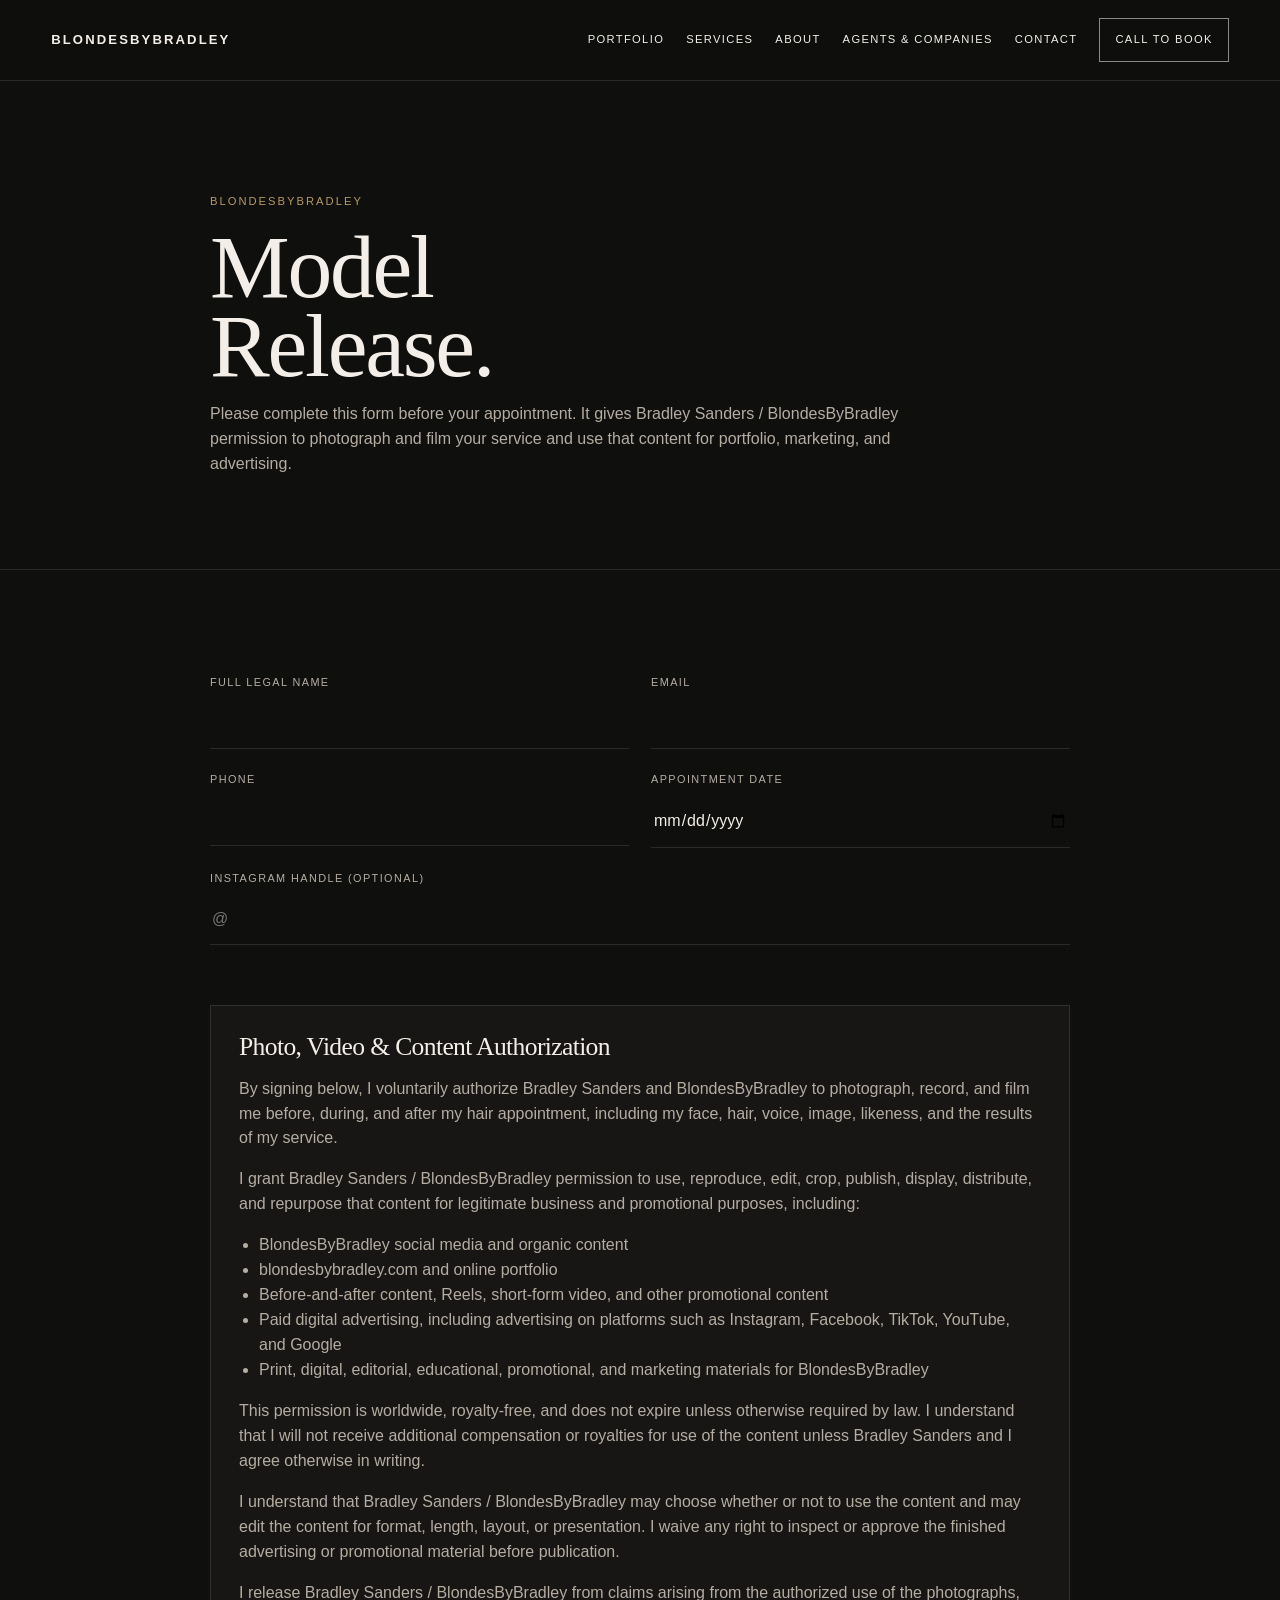
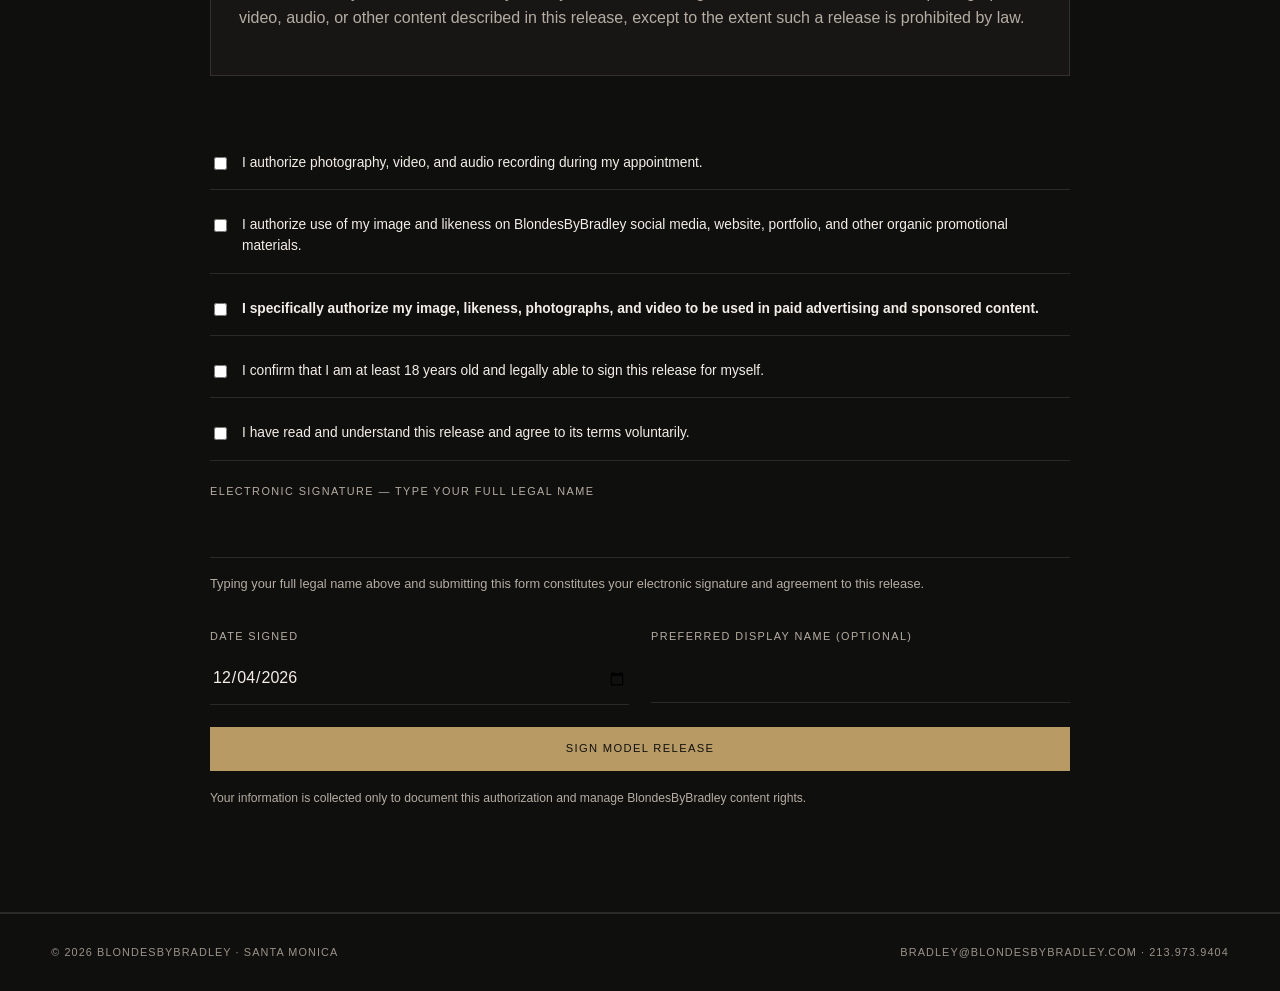
<file: model-release.html>
<!doctype html>
<html lang="en">
<head>
<meta charset="utf-8">
<meta name="viewport" content="width=device-width,initial-scale=1">
<meta name="description" content="BlondesByBradley model release and content authorization form.">
<title>Model Release | BlondesByBradley</title>
<link rel="canonical" href="https://blondesbybradley.com/model-release.html">
<meta name="robots" content="noindex,nofollow">
<meta name="theme-color" content="#0f0f0e">
<link rel="icon" href="favicon.svg" type="image/svg+xml">
<link rel="manifest" href="site.webmanifest">
<link rel="stylesheet" href="styles.css">
<style>
.release-wrap{max-width:860px}
.release-copy{color:var(--muted);max-width:760px}
.release-box{margin:38px 0;padding:28px;border:1px solid var(--line);background:var(--charcoal-2)}
.release-box h3{margin-bottom:14px}
.release-box p,.release-box li{color:var(--muted)}
.release-box ul{padding-left:20px}
.check-field{display:flex;gap:12px;align-items:flex-start;padding:16px 0;border-bottom:1px solid var(--line)}
.check-field input{width:auto;margin-top:5px;flex:0 0 auto}
.check-field label{font-size:.86rem;line-height:1.55;letter-spacing:0;text-transform:none;color:var(--ink)}
.signature-note{font-size:.8rem;color:var(--muted);margin-top:8px}
.form-note{font-size:.76rem;color:var(--muted);margin:10px 0 0}
</style>
</head>
<body>
<header class="nav">
  <a class="brand" href="./">BLONDESBYBRADLEY</a>
  <button class="mobile-toggle" aria-label="Menu" aria-expanded="false">☰</button>
  <nav class="navlinks">
    <a href="portfolio.html">Portfolio</a>
    <a href="services.html">Services</a>
    <a href="about.html">About</a>
    <a href="agents.html">Agents & Companies</a>
    <a href="contact.html">Contact</a>
    <a class="nav-cta" href="tel:+14244333354">Call to Book</a>
  </nav>
</header>

<main>
<section class="page-hero">
  <div class="wrap release-wrap">
    <div class="eyebrow">BlondesByBradley</div>
    <h1>Model Release.</h1>
    <p class="lede">Please complete this form before your appointment. It gives Bradley Sanders / BlondesByBradley permission to photograph and film your service and use that content for portfolio, marketing, and advertising.</p>
  </div>
</section>

<section class="section">
<div class="wrap release-wrap">
  <form id="model-release-form" class="form-grid" action="https://formsubmit.co/BSanders0801@gmail.com" method="POST">
    <input type="hidden" name="_subject" value="SIGNED — BlondesByBradley Model Release">
    <input type="hidden" name="_template" value="table">
    <input type="hidden" name="_captcha" value="false">
    <input type="hidden" name="_next" value="https://blondesbybradley.com/thanks.html">
    <input type="hidden" name="form type" value="Model Release / Content Authorization">

    <div class="field"><label>Full legal name</label><input name="full legal name" autocomplete="name" required></div>
    <div class="field"><label>Email</label><input type="email" name="email" autocomplete="email" required></div>
    <div class="field"><label>Phone</label><input type="tel" name="phone" autocomplete="tel" required></div>
    <div class="field"><label>Appointment date</label><input type="date" name="appointment date" required></div>
    <div class="field full"><label>Instagram handle (optional)</label><input name="instagram handle" placeholder="@"></div>

    <div class="field full">
      <div class="release-box">
        <h3>Photo, Video & Content Authorization</h3>
        <p>By signing below, I voluntarily authorize Bradley Sanders and BlondesByBradley to photograph, record, and film me before, during, and after my hair appointment, including my face, hair, voice, image, likeness, and the results of my service.</p>
        <p>I grant Bradley Sanders / BlondesByBradley permission to use, reproduce, edit, crop, publish, display, distribute, and repurpose that content for legitimate business and promotional purposes, including:</p>
        <ul>
          <li>BlondesByBradley social media and organic content</li>
          <li>blondesbybradley.com and online portfolio</li>
          <li>Before-and-after content, Reels, short-form video, and other promotional content</li>
          <li>Paid digital advertising, including advertising on platforms such as Instagram, Facebook, TikTok, YouTube, and Google</li>
          <li>Print, digital, editorial, educational, promotional, and marketing materials for BlondesByBradley</li>
        </ul>
        <p>This permission is worldwide, royalty-free, and does not expire unless otherwise required by law. I understand that I will not receive additional compensation or royalties for use of the content unless Bradley Sanders and I agree otherwise in writing.</p>
        <p>I understand that Bradley Sanders / BlondesByBradley may choose whether or not to use the content and may edit the content for format, length, layout, or presentation. I waive any right to inspect or approve the finished advertising or promotional material before publication.</p>
        <p>I release Bradley Sanders / BlondesByBradley from claims arising from the authorized use of the photographs, video, audio, or other content described in this release, except to the extent such a release is prohibited by law.</p>
      </div>
    </div>

    <div class="field full">
      <div class="check-field">
        <input type="checkbox" id="consent-capture" name="consent to photography and video" value="Yes" required>
        <label for="consent-capture">I authorize photography, video, and audio recording during my appointment.</label>
      </div>
      <div class="check-field">
        <input type="checkbox" id="consent-organic" name="consent to organic marketing" value="Yes" required>
        <label for="consent-organic">I authorize use of my image and likeness on BlondesByBradley social media, website, portfolio, and other organic promotional materials.</label>
      </div>
      <div class="check-field">
        <input type="checkbox" id="consent-paid" name="consent to paid advertising" value="Yes" required>
        <label for="consent-paid"><strong>I specifically authorize my image, likeness, photographs, and video to be used in paid advertising and sponsored content.</strong></label>
      </div>
      <div class="check-field">
        <input type="checkbox" id="consent-age" name="age confirmation" value="18 or older" required>
        <label for="consent-age">I confirm that I am at least 18 years old and legally able to sign this release for myself.</label>
      </div>
      <div class="check-field">
        <input type="checkbox" id="consent-understand" name="release acknowledged" value="Yes" required>
        <label for="consent-understand">I have read and understand this release and agree to its terms voluntarily.</label>
      </div>
    </div>

    <div class="field full">
      <label>Electronic signature — type your full legal name</label>
      <input name="electronic signature" autocomplete="name" required>
      <p class="signature-note">Typing your full legal name above and submitting this form constitutes your electronic signature and agreement to this release.</p>
    </div>

    <div class="field"><label>Date signed</label><input type="date" name="date signed" id="date-signed" required></div>
    <div class="field"><label>Preferred display name (optional)</label><input name="preferred display name"></div>

    <div class="field full">
      <button class="btn primary" type="submit">Sign Model Release</button>
      <p class="form-note">Your information is collected only to document this authorization and manage BlondesByBradley content rights.</p>
    </div>
  </form>
</div>
</section>
</main>

<footer class="footer">
  <div>© 2026 BlondesByBradley · Santa Monica</div>
  <div><a href="mailto:bradley@blondesbybradley.com">bradley@blondesbybradley.com</a> · <a href="tel:+12139739404">213.973.9404</a></div>
</footer>
<script src="script.js"></script>
<script>
(function(){
  var d=document.getElementById('date-signed');
  if(d && !d.value){
    var now=new Date();
    var local=new Date(now.getTime()-now.getTimezoneOffset()*60000).toISOString().slice(0,10);
    d.value=local;
  }
})();
</script>
</body>
</html>
</file>
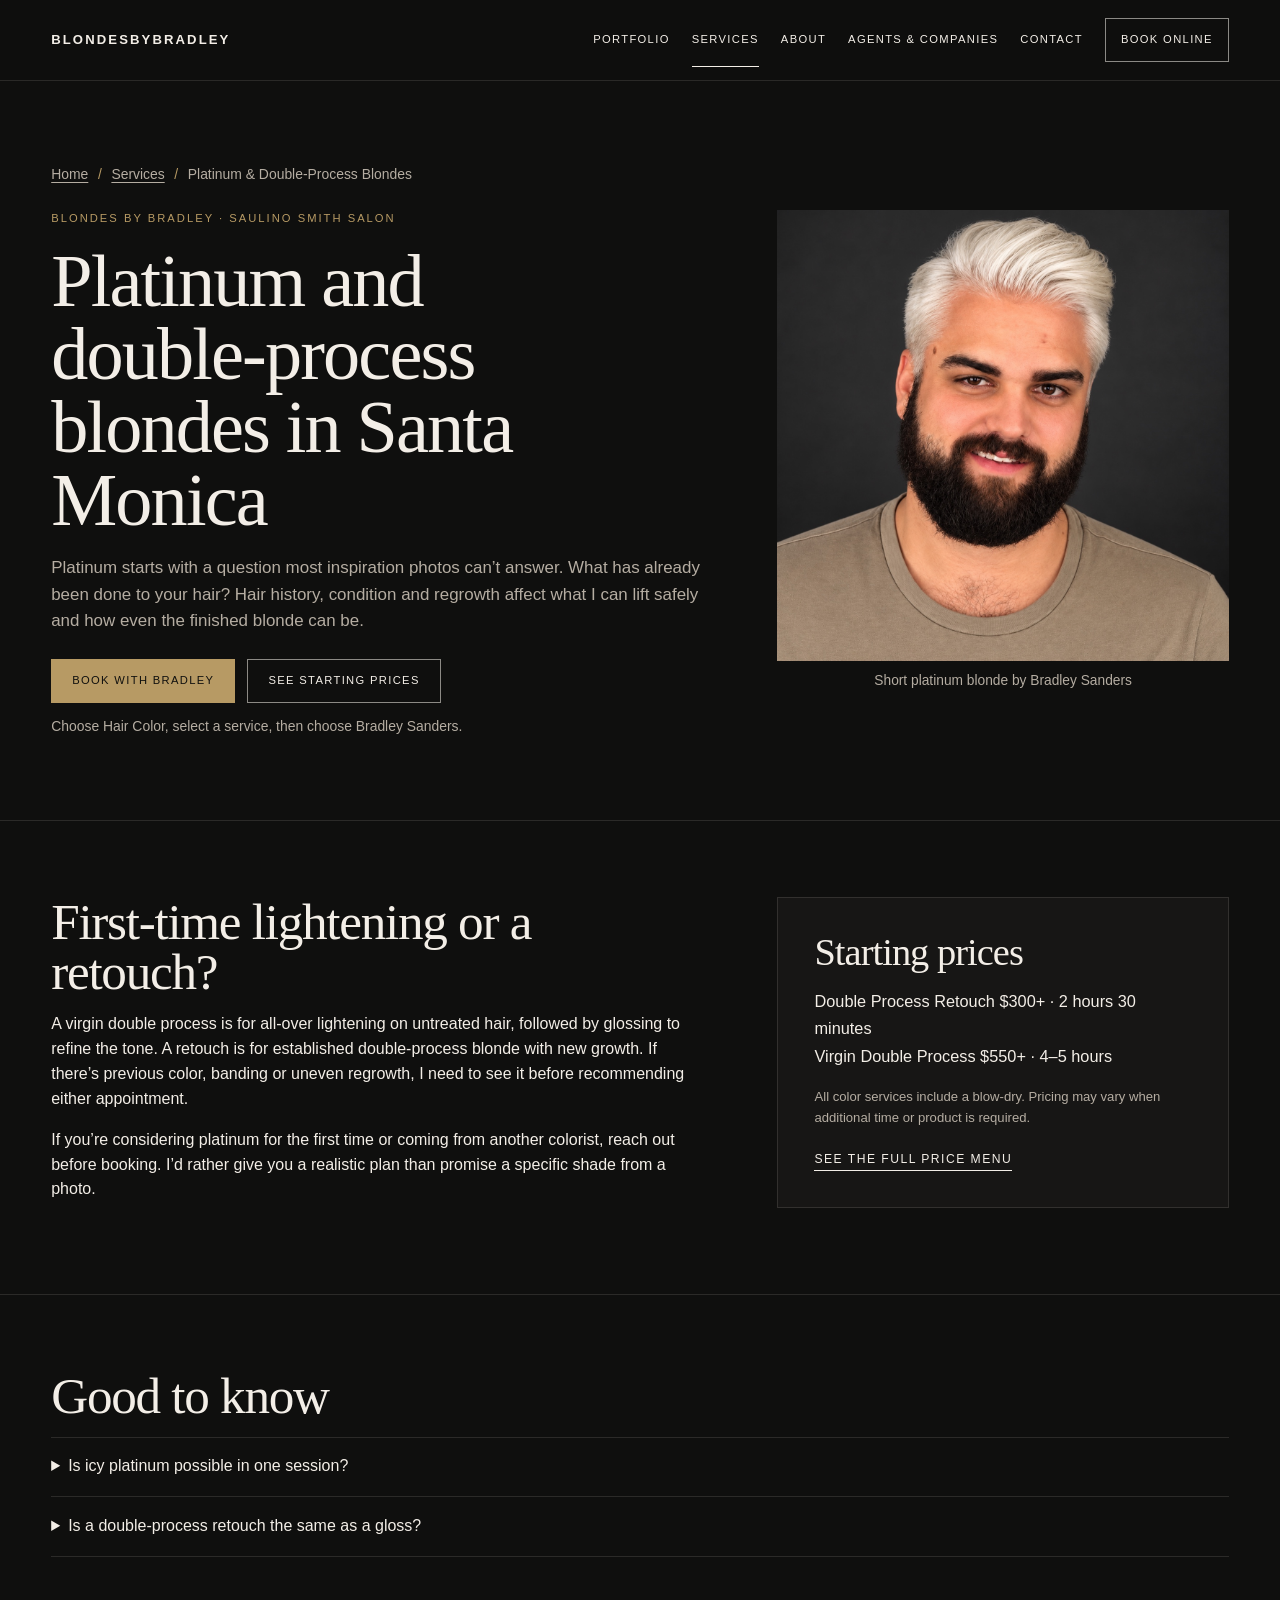
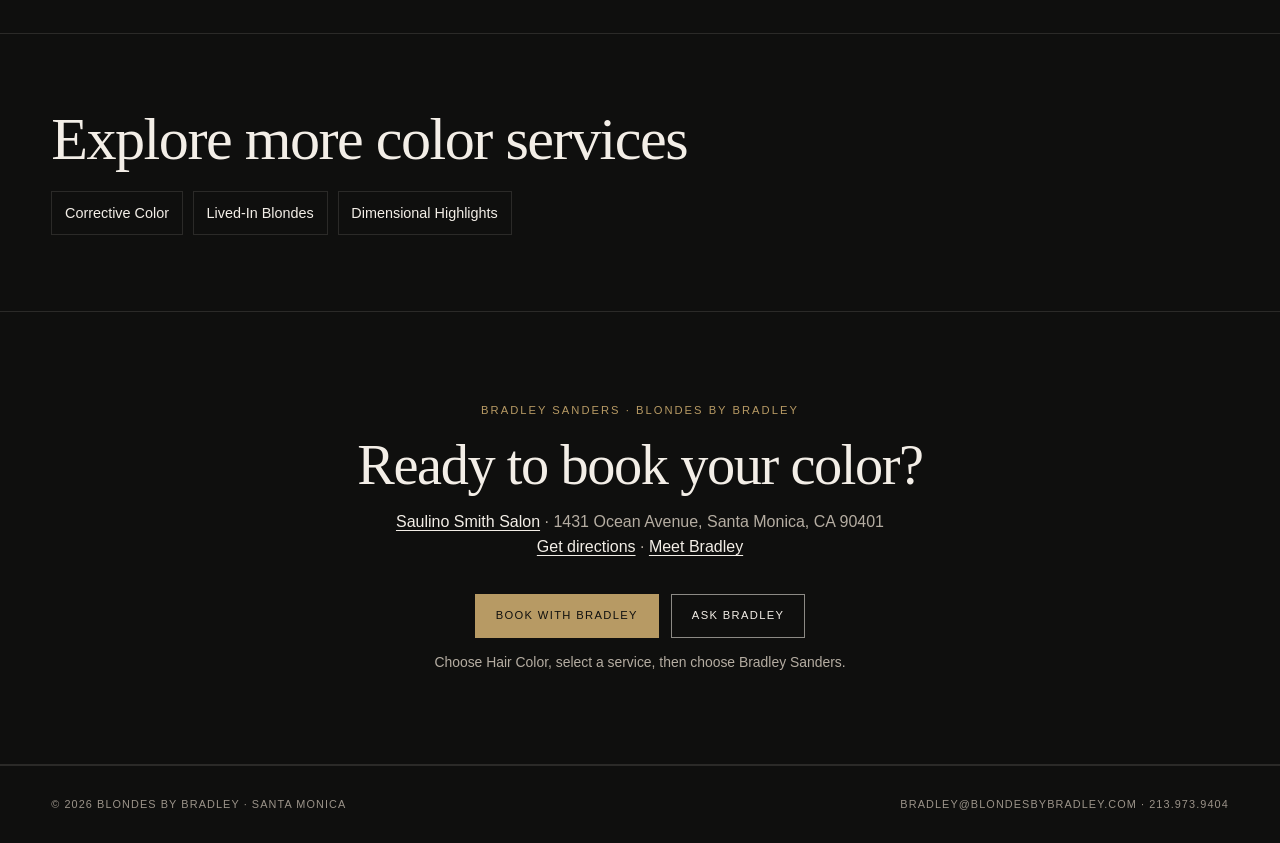
<file: platinum-double-process-blondes.html>
<!doctype html>
<html lang="en">
<head>
<meta charset="utf-8">
<meta name="viewport" content="width=device-width,initial-scale=1">
<meta name="description" content="Explore platinum and double-process blonde with Bradley Sanders in Santa Monica. Virgin lightening, retouch pricing and what to know before booking.">
<title>Platinum &amp; Double-Process Blonde Santa Monica | Bradley Sanders</title>
<link rel="canonical" href="https://blondesbybradley.com/platinum-double-process-blondes.html">
<meta property="og:type" content="website">
<meta property="og:site_name" content="Blondes by Bradley">
<meta property="og:title" content="Platinum &amp; Double-Process Blonde Santa Monica | Bradley Sanders">
<meta property="og:description" content="Explore platinum and double-process blonde with Bradley Sanders in Santa Monica. Virgin lightening, retouch pricing and what to know before booking.">
<meta property="og:url" content="https://blondesbybradley.com/platinum-double-process-blondes.html">
<meta property="og:image" content="https://blondesbybradley.com/assets/pf_new_male_platinum.jpeg">
<meta property="og:image:alt" content="Short platinum blonde hair with an even pale finish">
<meta name="twitter:card" content="summary_large_image">
<meta name="theme-color" content="#0f0f0e">
<link rel="icon" href="favicon.svg" type="image/svg+xml">
<link rel="manifest" href="site.webmanifest">
<link rel="stylesheet" href="styles.css">
<noscript><style>@media(max-width:900px){.nav{flex-wrap:wrap;position:static}.mobile-toggle{display:none}.navlinks{display:flex;position:static;flex:0 0 100%;flex-direction:row;flex-wrap:wrap;max-height:none;gap:0 16px;padding:0;overflow:visible}}</style></noscript>
<script type="application/ld+json">{"@context":"https://schema.org","@graph":[{"@type":"WebPage","@id":"https://blondesbybradley.com/platinum-double-process-blondes.html#webpage","url":"https://blondesbybradley.com/platinum-double-process-blondes.html","name":"Platinum & Double-Process Blonde Santa Monica | Bradley Sanders","isPartOf":{"@id":"https://blondesbybradley.com/#website"},"inLanguage":"en-US","description":"Explore platinum and double-process blonde with Bradley Sanders in Santa Monica. Virgin lightening, retouch pricing and what to know before booking.","mainEntity":{"@id":"https://blondesbybradley.com/platinum-double-process-blondes.html#service"},"breadcrumb":{"@id":"https://blondesbybradley.com/platinum-double-process-blondes.html#breadcrumb"}},{"@type":"Service","@id":"https://blondesbybradley.com/platinum-double-process-blondes.html#service","name":"Platinum & Double-Process Blondes","serviceType":"Hair color · Platinum & Double-Process Blondes","url":"https://blondesbybradley.com/platinum-double-process-blondes.html","description":"Explore platinum and double-process blonde with Bradley Sanders in Santa Monica. Virgin lightening, retouch pricing and what to know before booking.","provider":{"@id":"https://blondesbybradley.com/#bradley-sanders"},"areaServed":{"@type":"City","name":"Santa Monica"},"image":"https://blondesbybradley.com/assets/pf_new_male_platinum.jpeg"},{"@type":"BreadcrumbList","@id":"https://blondesbybradley.com/platinum-double-process-blondes.html#breadcrumb","itemListElement":[{"@type":"ListItem","position":1,"name":"Home","item":"https://blondesbybradley.com/"},{"@type":"ListItem","position":2,"name":"Services","item":"https://blondesbybradley.com/services.html"},{"@type":"ListItem","position":3,"name":"Platinum & Double-Process Blondes","item":"https://blondesbybradley.com/platinum-double-process-blondes.html"}]},{"@type":"Person","@id":"https://blondesbybradley.com/#bradley-sanders","name":"Bradley Sanders","url":"https://blondesbybradley.com/about.html","jobTitle":"Haircolorist","image":"https://blondesbybradley.com/assets/bradley-about-approved.jpg","email":"bradley@blondesbybradley.com","telephone":"+1-213-973-9404","workLocation":{"@id":"https://saulinosmithsalon.com/#salon"},"sameAs":["https://saulinosmithsalon.com/bradley-sanders","https://www.instagram.com/blondesbybradley/"]},{"@type":"HairSalon","@id":"https://saulinosmithsalon.com/#salon","name":"Saulino Smith Salon","url":"https://saulinosmithsalon.com/","telephone":"+1-424-433-3354","address":{"@type":"PostalAddress","streetAddress":"1431 Ocean Avenue","addressLocality":"Santa Monica","addressRegion":"CA","postalCode":"90401","addressCountry":"US"}}]}</script>
</head>
<body>
<a class="skip-link" href="#main-content">Skip to content</a>
<header class="nav">
  <a class="brand" href="./">BLONDESBYBRADLEY</a>
  <div class="mobile-nav-actions">
    <a class="mobile-book" href="https://booking.mangomint.com/728302" target="_blank" rel="noopener" aria-label="Book with Bradley Sanders online">Book Online</a>
    <button class="mobile-toggle" type="button" aria-label="Menu" aria-controls="primary-navigation" aria-expanded="false">☰</button>
  </div>
  <nav id="primary-navigation" class="navlinks" aria-label="Main navigation">
    <a href="portfolio.html">Portfolio</a>
    <a href="services.html" class="active" aria-current="page">Services</a>
    <a href="about.html">About</a>
    <a href="agents.html">Agents & Companies</a>
    <a href="contact.html">Contact</a>
    <a class="nav-cta" href="https://booking.mangomint.com/728302" target="_blank" rel="noopener">Book Online</a>
  </nav>
</header>
<main id="main-content" tabindex="-1">
<section class="page-hero specialty-hero"><div class="wrap specialty-layout">
  <div class="specialty-copy">
    <nav class="breadcrumbs" aria-label="Breadcrumb">
      <ol><li><a href="./">Home</a></li><li><a href="services.html">Services</a></li><li aria-current="page">Platinum &amp; Double-Process Blondes</li></ol>
    </nav>
    <div class="eyebrow">Blondes by Bradley · Saulino Smith Salon</div>
    <h1>Platinum and double-process blondes in Santa Monica</h1>
    <p class="lede">Platinum starts with a question most inspiration photos can’t answer. What has already been done to your hair? Hair history, condition and regrowth affect what I can lift safely and how even the finished blonde can be.</p>
    <div class="actions"><a class="btn primary" href="https://booking.mangomint.com/728302" target="_blank" rel="noopener">Book with Bradley</a><a class="btn ghost-dark" href="#starting-prices">See starting prices</a></div>
    <p class="booking-hint">Choose Hair Color, select a service, then choose Bradley Sanders.</p>
  </div>
  <figure class="specialty-photo"><img src="assets/pf_new_male_platinum.jpeg" alt="Short platinum blonde hair with an even pale finish" width="1254" height="1254" decoding="async" loading="lazy"><figcaption>Short platinum blonde by Bradley Sanders</figcaption></figure>
</div></section>

<section class="section compact"><div class="wrap specialty-layout specialty-details">
  <div class="specialty-copy">
    <h2>First-time lightening or a retouch?</h2>
    <p>A virgin double process is for all-over lightening on untreated hair, followed by glossing to refine the tone. A retouch is for established double-process blonde with new growth. If there’s previous color, banding or uneven regrowth, I need to see it before recommending either appointment.</p>
    <p>If you’re considering platinum for the first time or coming from another colorist, reach out before booking. I’d rather give you a realistic plan than promise a specific shade from a photo.</p>
  </div>
  <aside class="specialty-aside" id="starting-prices">
    <h2>Starting prices</h2>
    <p class="specialty-prices">Double Process Retouch $300+ · 2 hours 30 minutes<br>Virgin Double Process $550+ · 4–5 hours</p>
    <p class="note">All color services include a blow-dry. Pricing may vary when additional time or product is required.</p>
    <a href="services.html#color-menu" class="text-link">See the full price menu</a>
  </aside>
</div></section>

<section class="section compact"><div class="wrap specialty-faq">
  <h2>Good to know</h2>
  <details><summary>Is icy platinum possible in one session?</summary><p>It depends on your starting level, color history and what your hair can tolerate. Sometimes the right answer is a different shade or more than one visit.</p></details>
    <details><summary>Is a double-process retouch the same as a gloss?</summary><p>No. The retouch lightens new growth before the tone is refined. A gloss can adjust tone but does not lighten regrowth.</p></details>
</div></section>

<section class="section compact" aria-labelledby="related-specialties"><div class="wrap">
  <h2 id="related-specialties">Explore more color services</h2>
  <ul class="specialty-links">
    <li><a href="corrective-color.html">Corrective Color</a></li>
    <li><a href="lived-in-blondes.html">Lived-In Blondes</a></li>
    <li><a href="dimensional-highlights.html">Dimensional Highlights</a></li>
  </ul>
</div></section>

<section class="booking-band"><div class="wrap">
  <div class="eyebrow">Bradley Sanders · Blondes by Bradley</div>
  <h2>Ready to book your color?</h2>
  <p><a href="https://saulinosmithsalon.com/bradley-sanders">Saulino Smith Salon</a> · 1431 Ocean Avenue, Santa Monica, CA 90401<br><a href="https://www.google.com/maps/search/?api=1&amp;query=1431+Ocean+Ave+Santa+Monica+CA+90401">Get directions</a> · <a href="about.html">Meet Bradley</a></p>
  <div class="actions"><a class="btn primary" href="https://booking.mangomint.com/728302" target="_blank" rel="noopener">Book with Bradley</a><a class="btn ghost-dark" href="mailto:bradley@blondesbybradley.com?subject=Platinum%20and%20Double-Process%20Blondes%20Consultation">Ask Bradley</a></div>
  <p class="booking-hint">Choose Hair Color, select a service, then choose Bradley Sanders.</p>
</div></section>
</main>
<footer class="footer">
  <div>© 2026 Blondes by Bradley · Santa Monica</div>
  <div><a href="mailto:bradley@blondesbybradley.com">bradley@blondesbybradley.com</a> · <a href="tel:+12139739404">213.973.9404</a></div>
</footer>
<script src="script.js" defer></script>
</body>
</html>
</file>
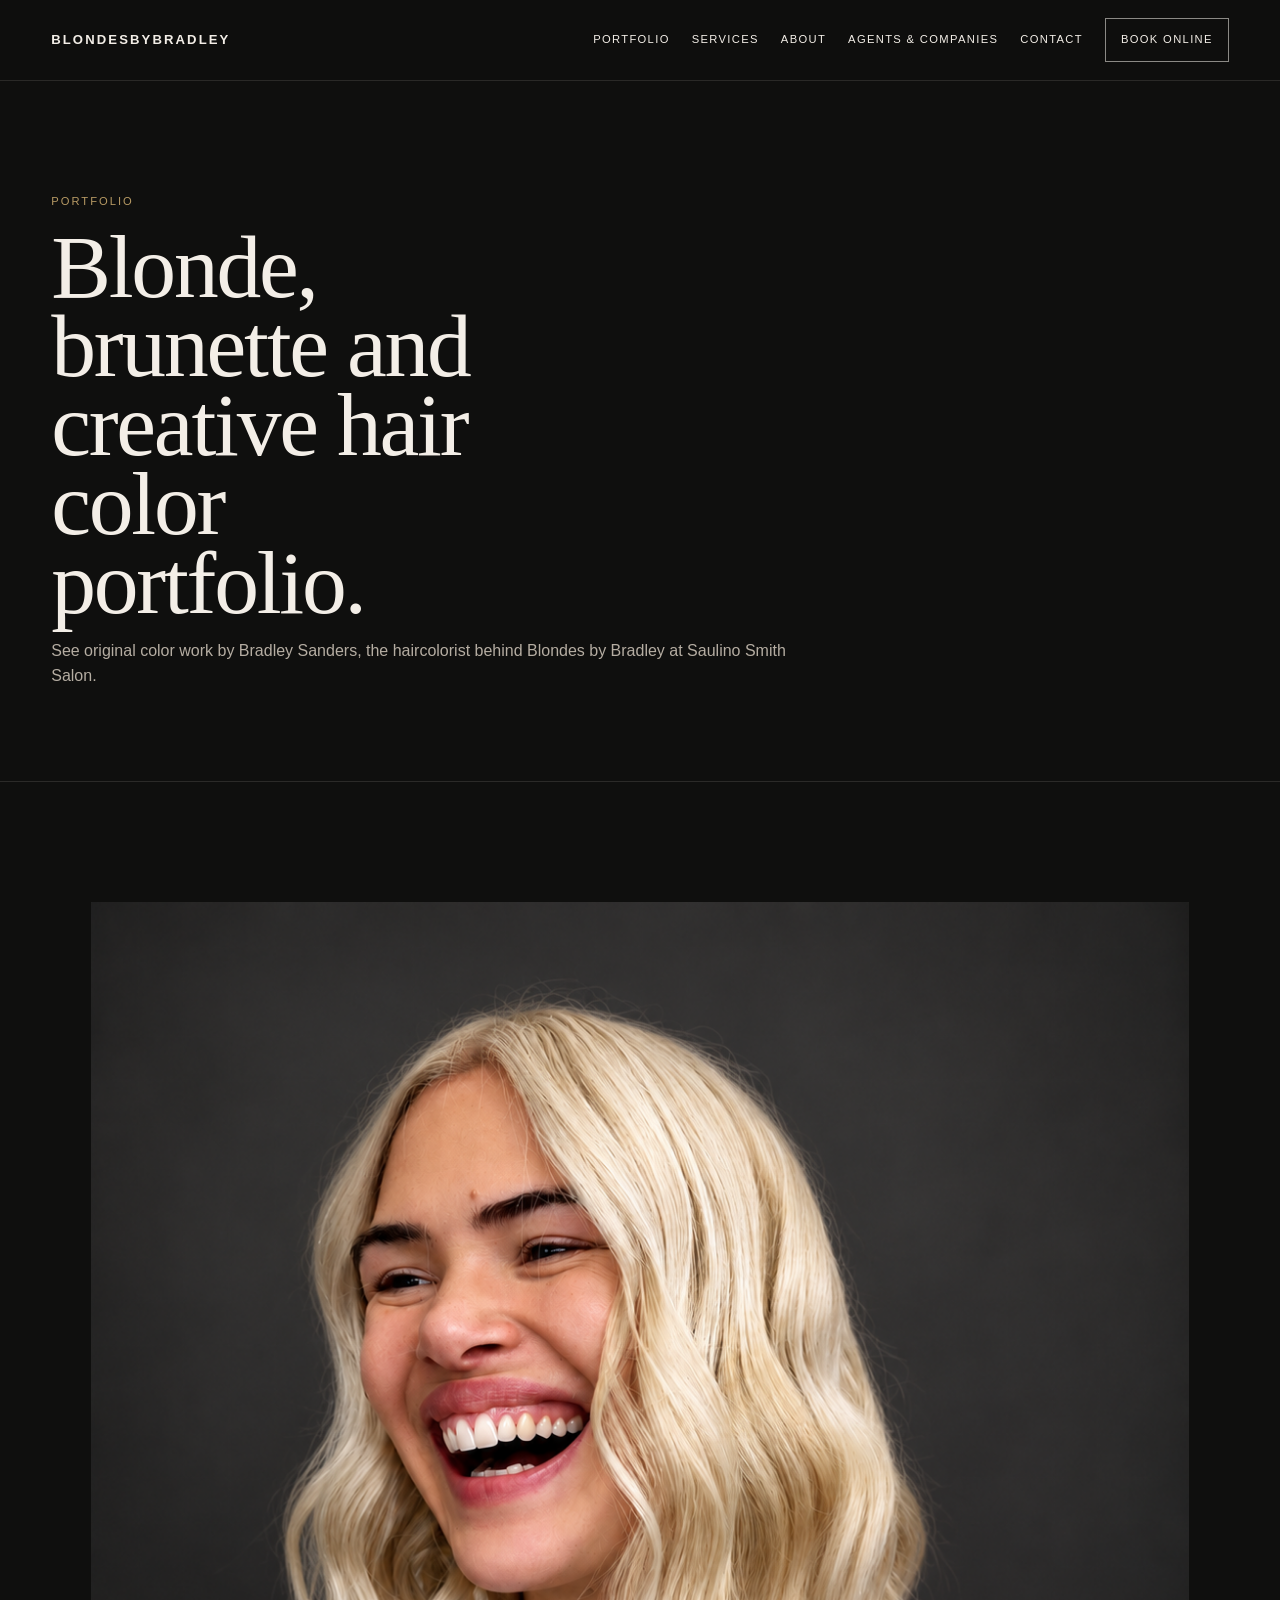
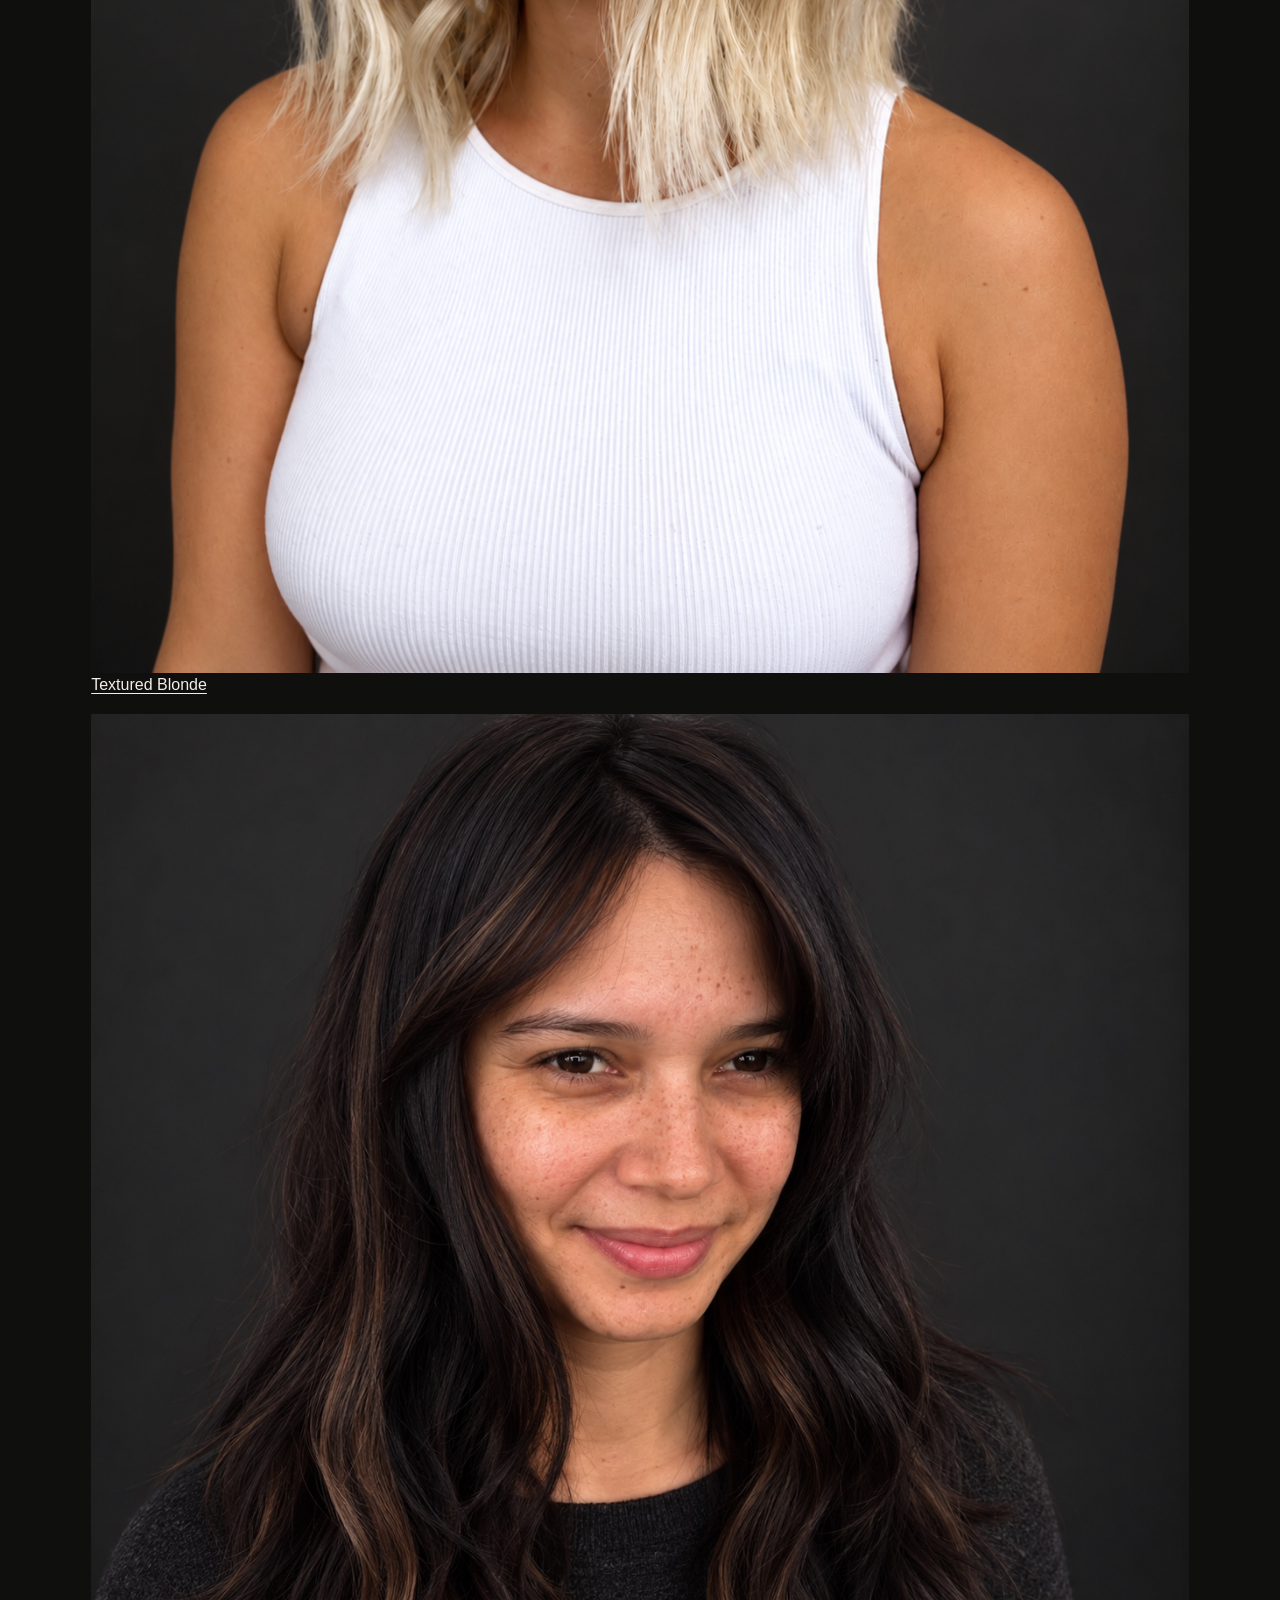
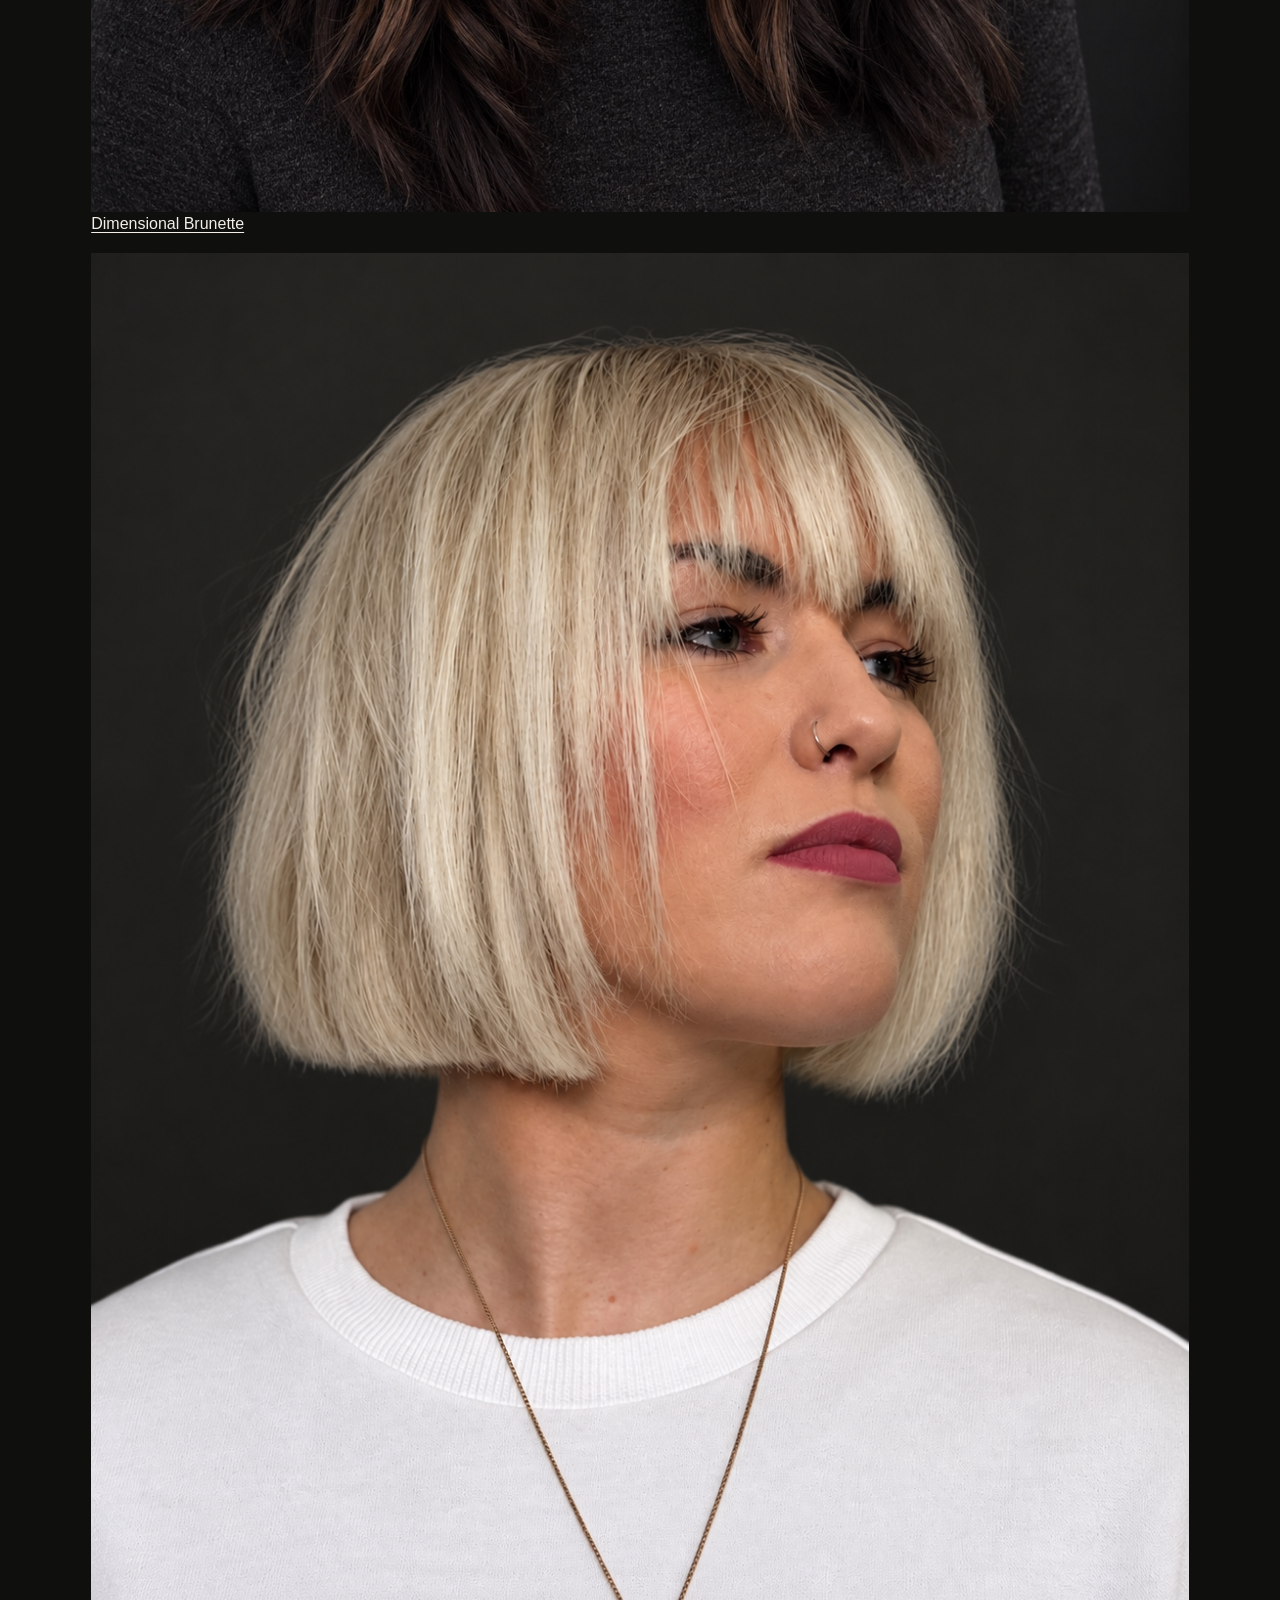
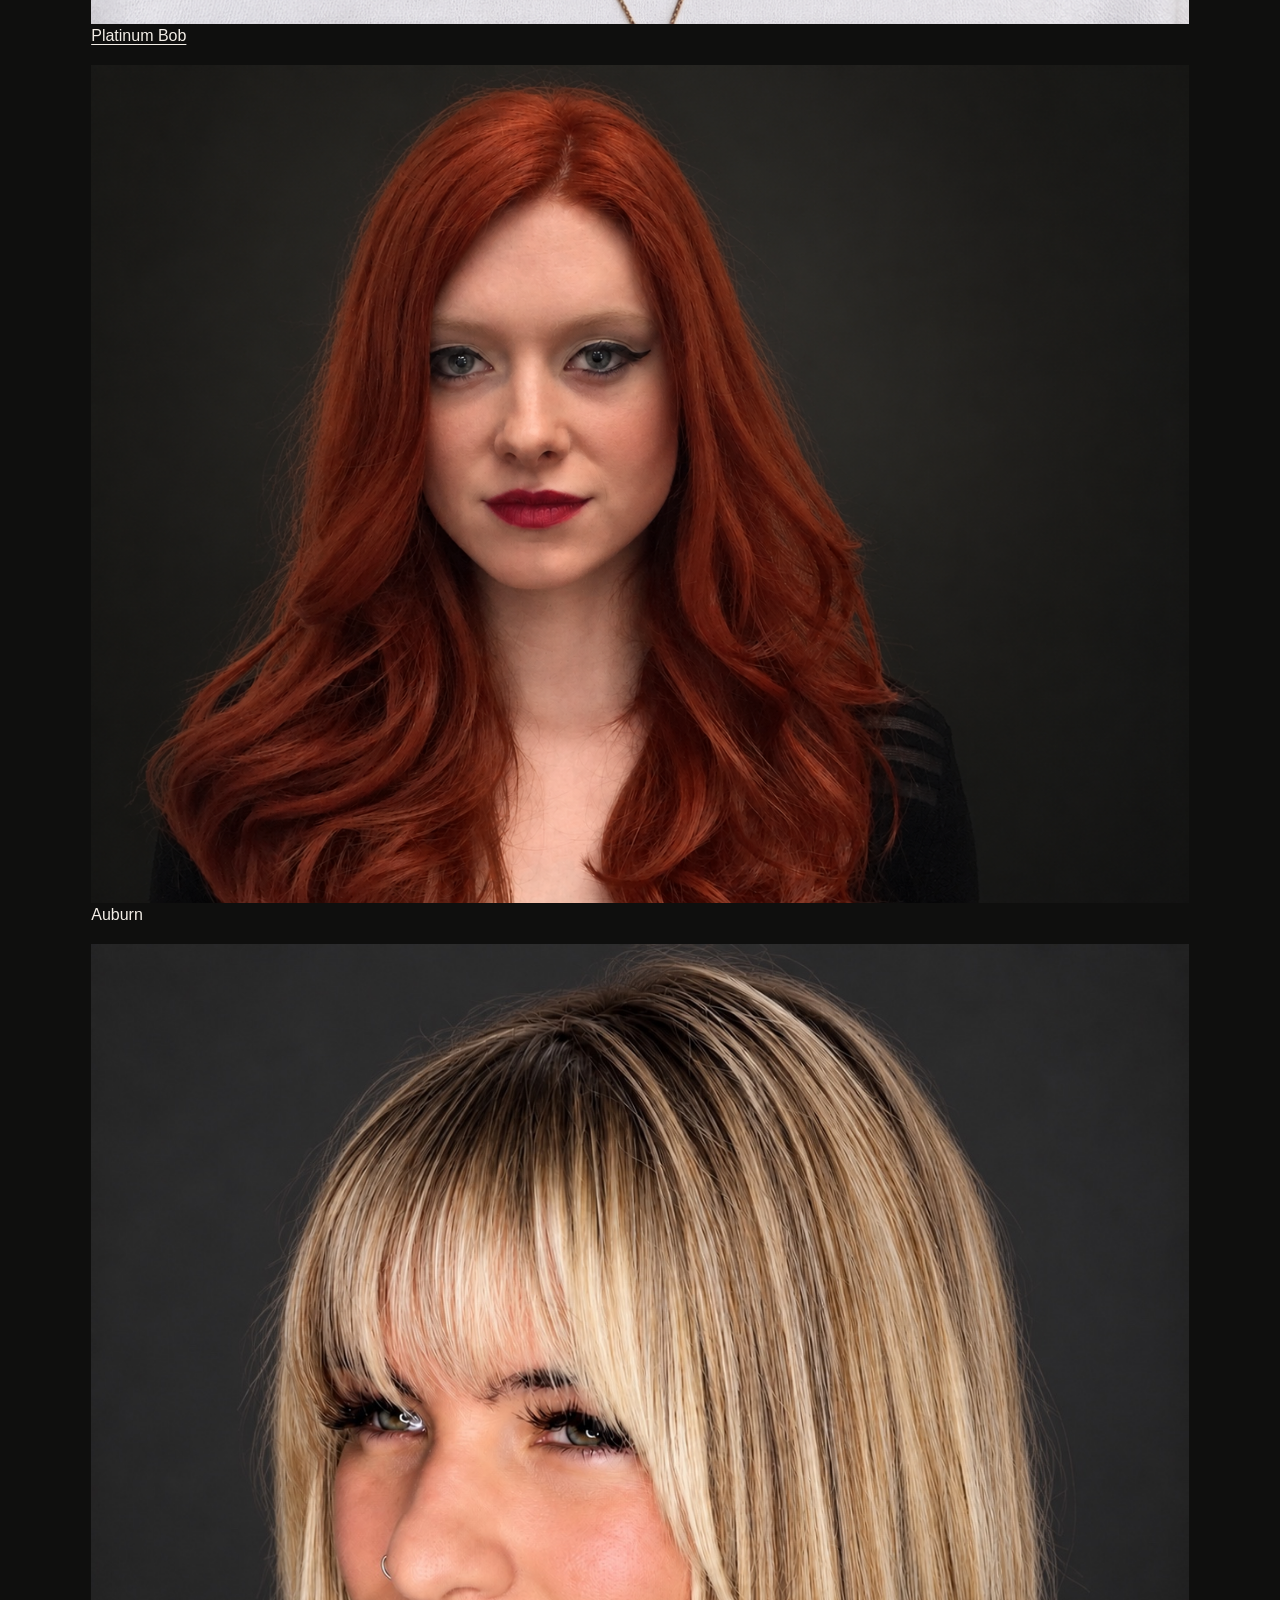
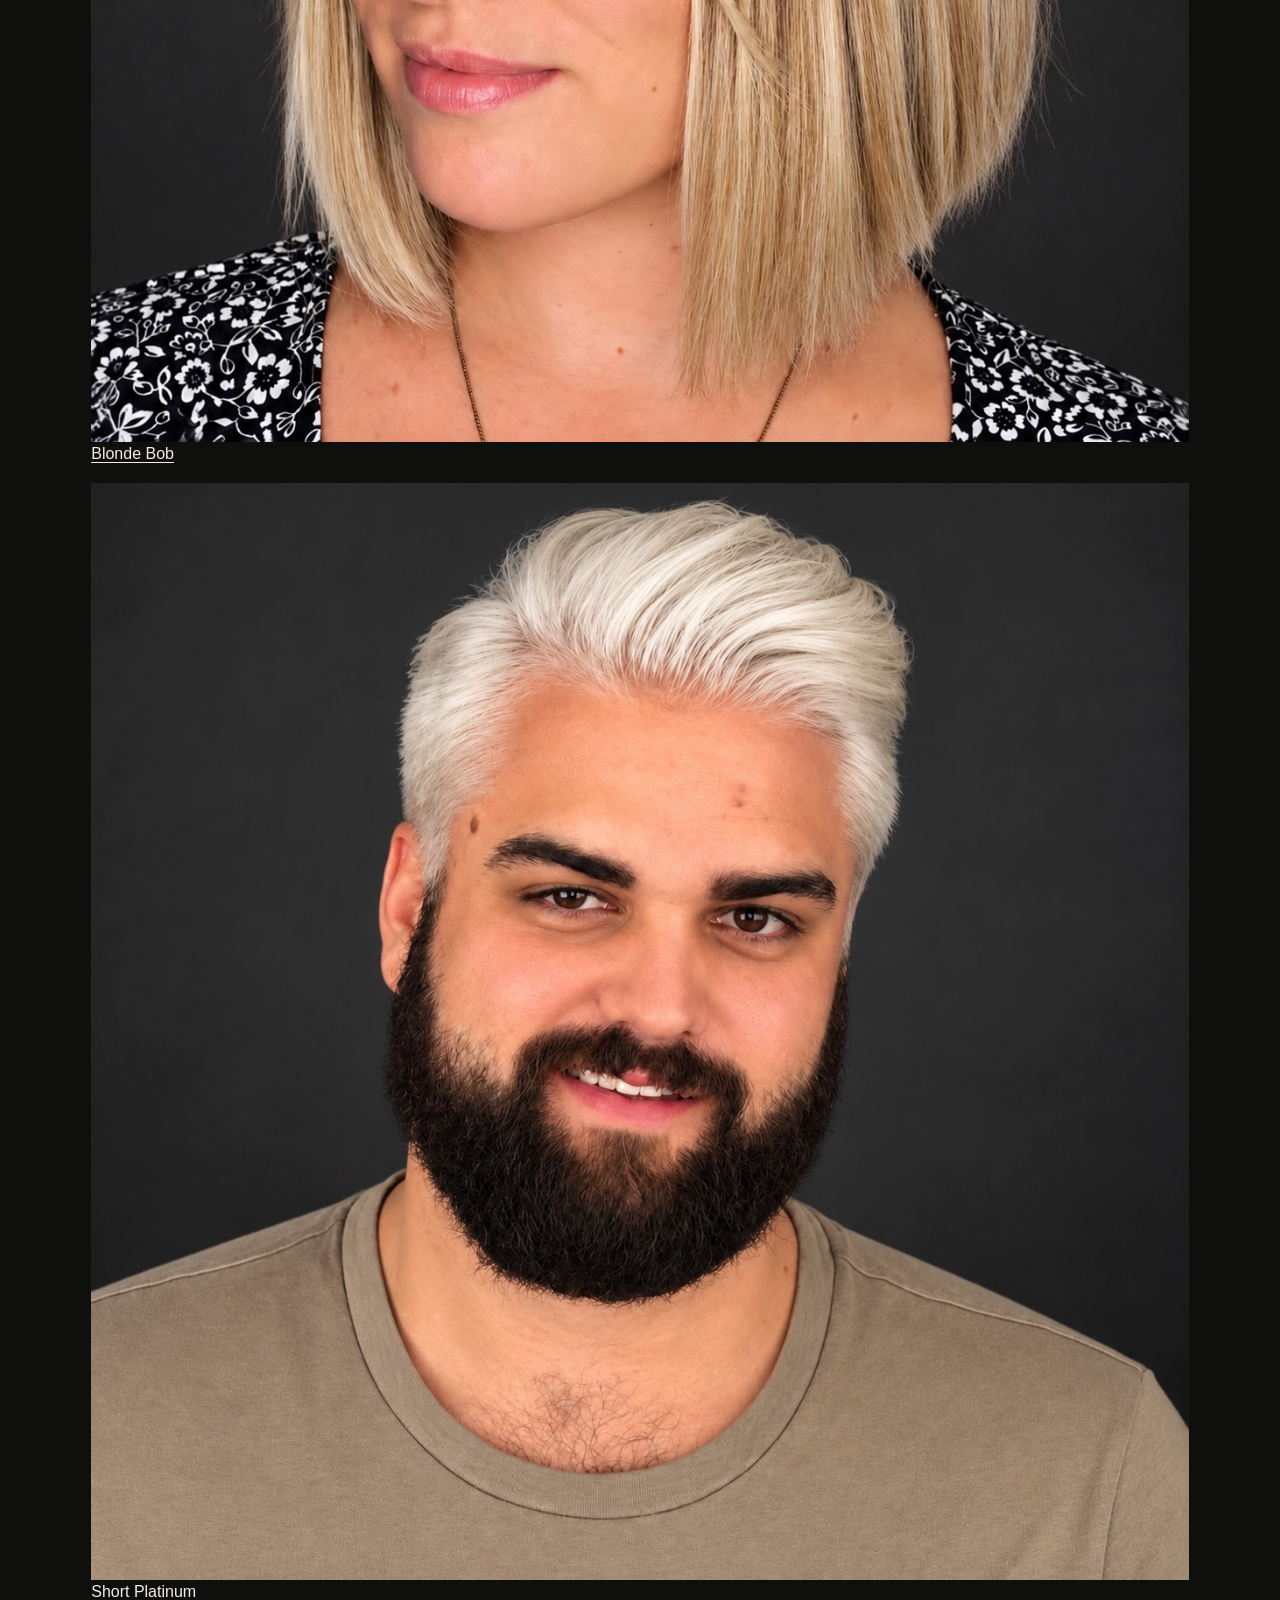
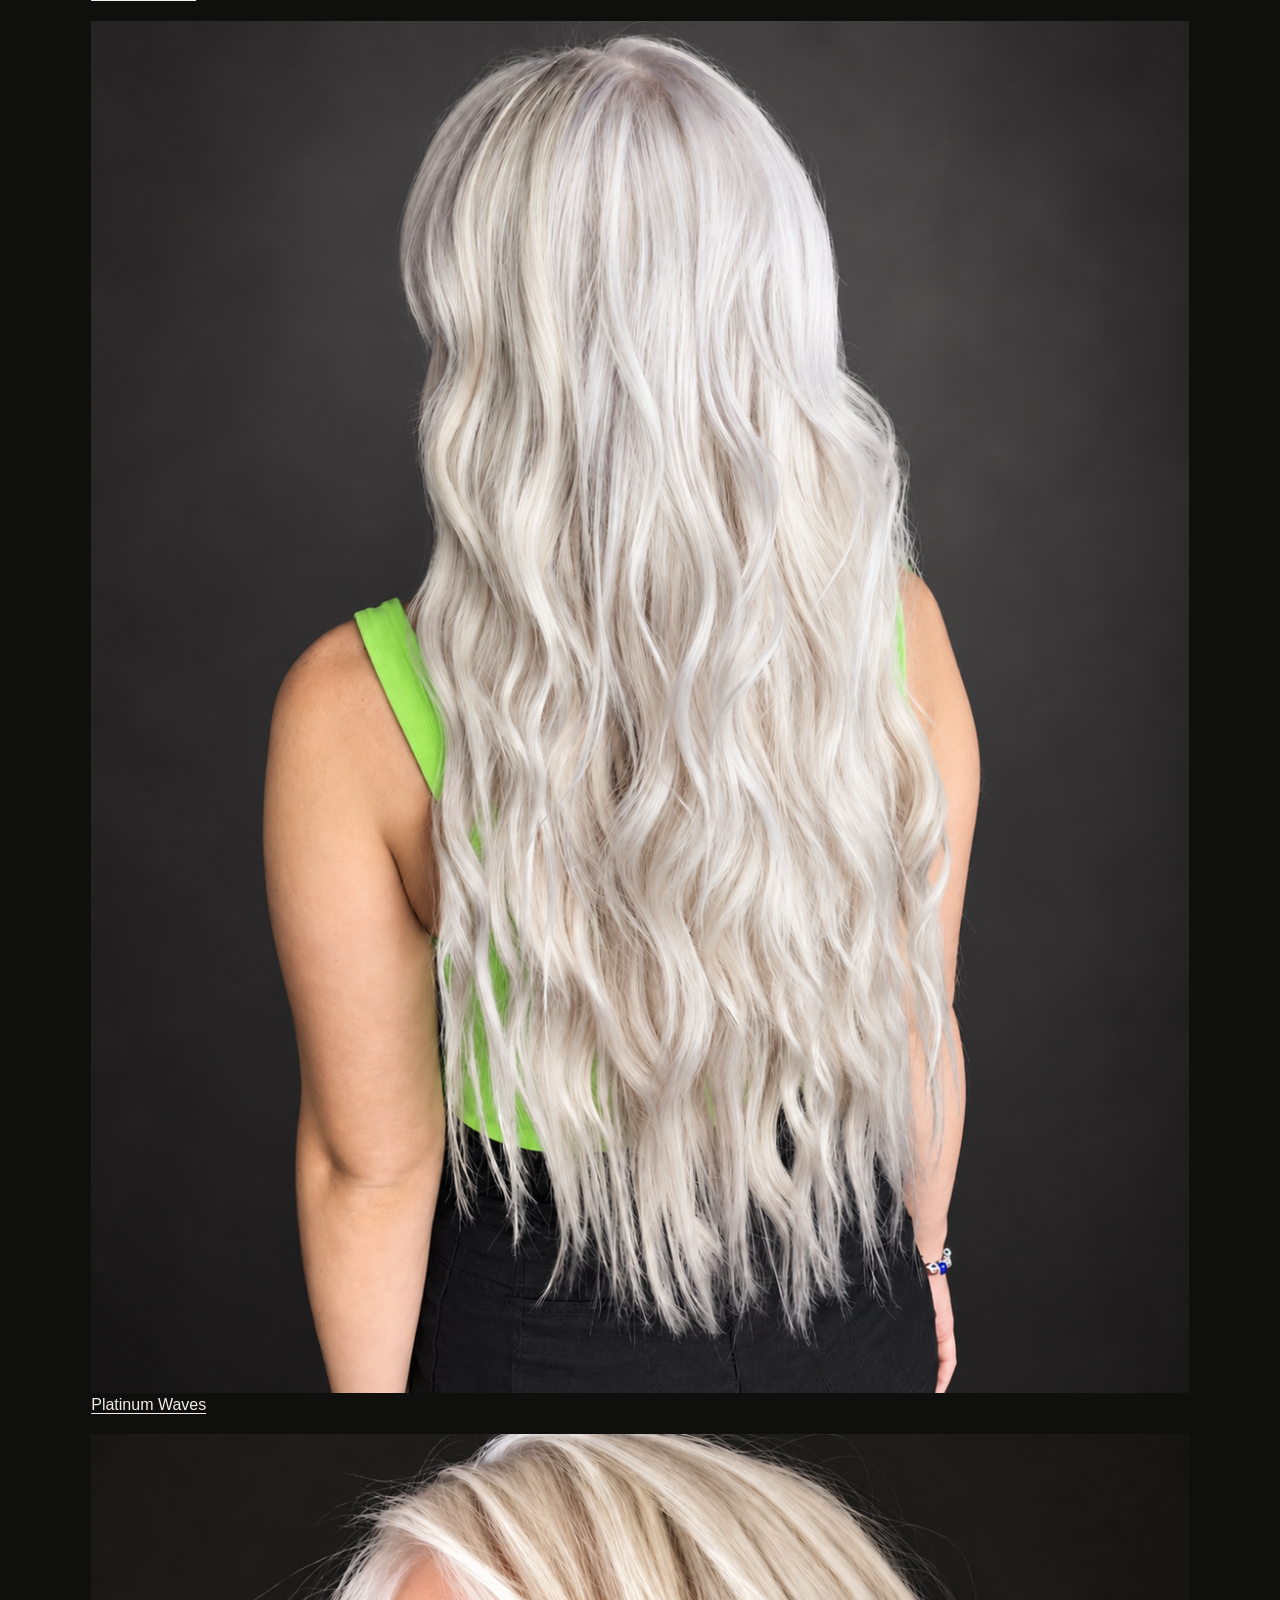
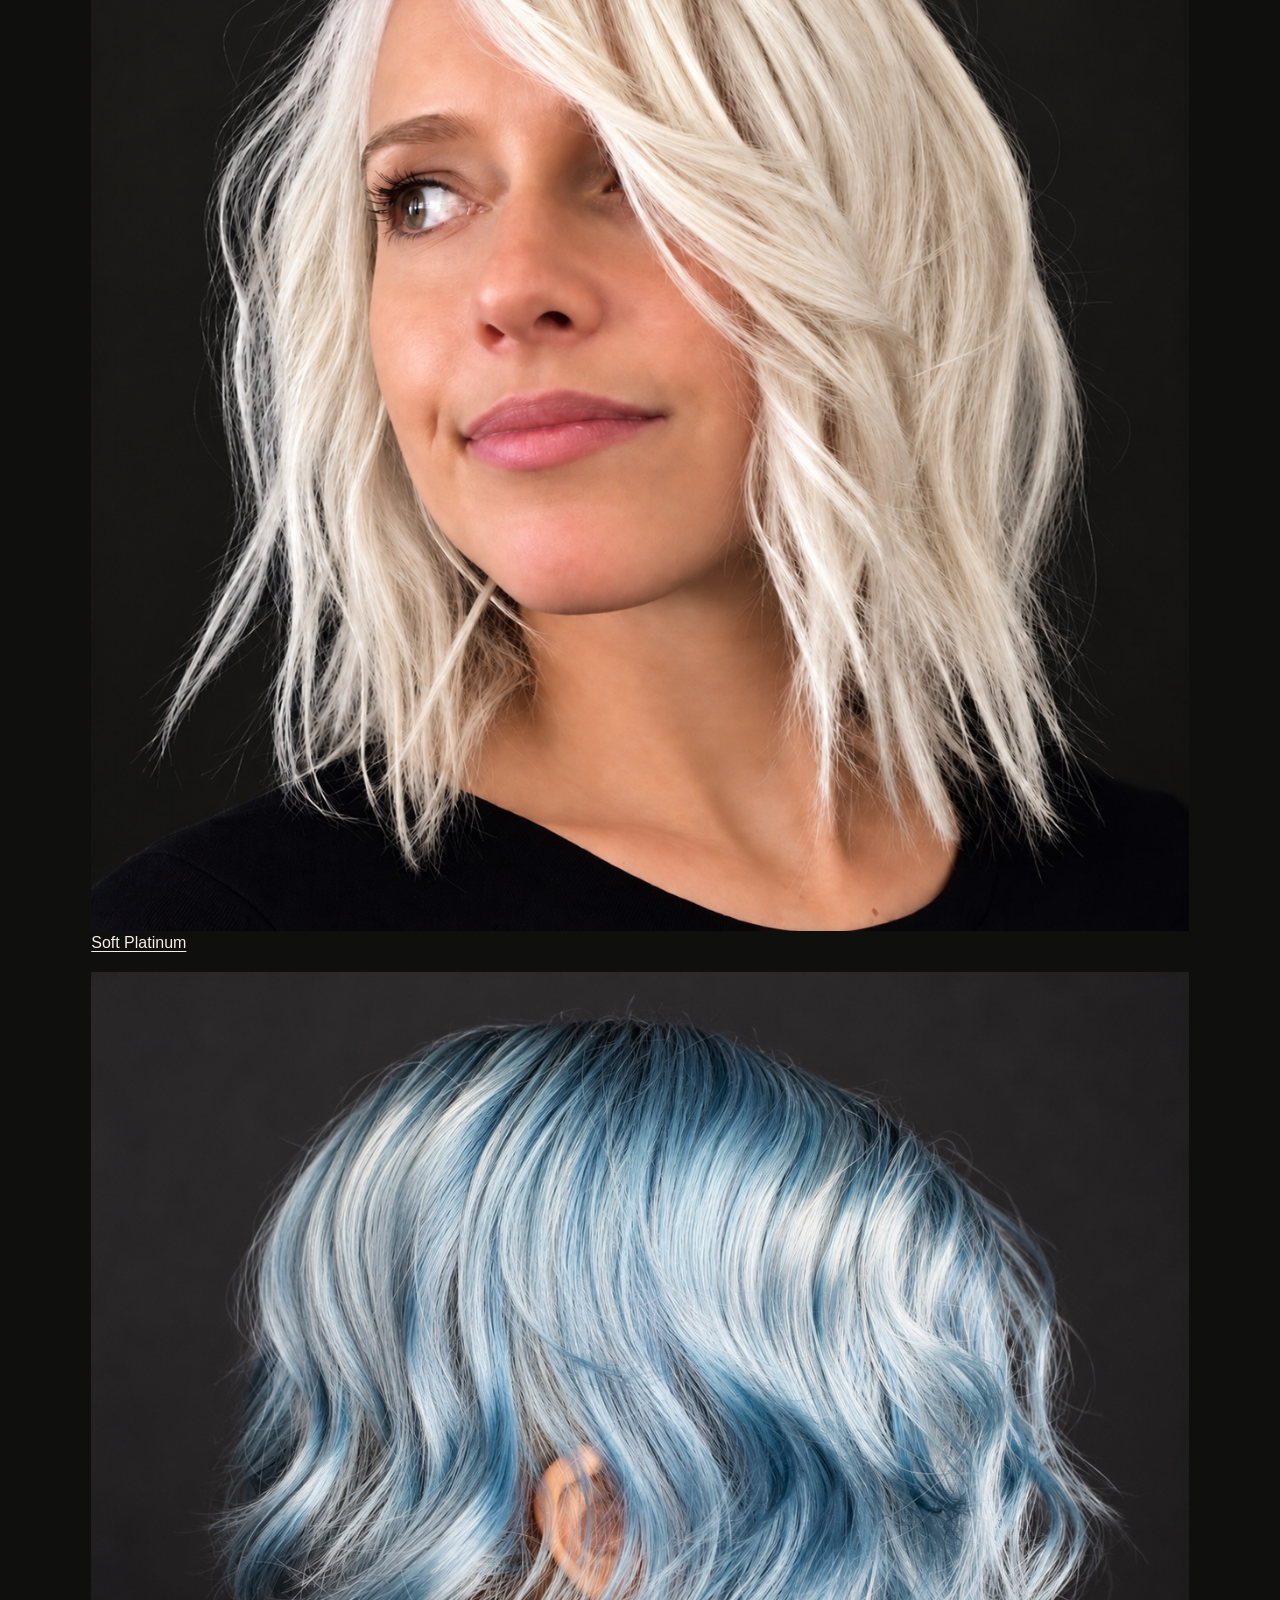
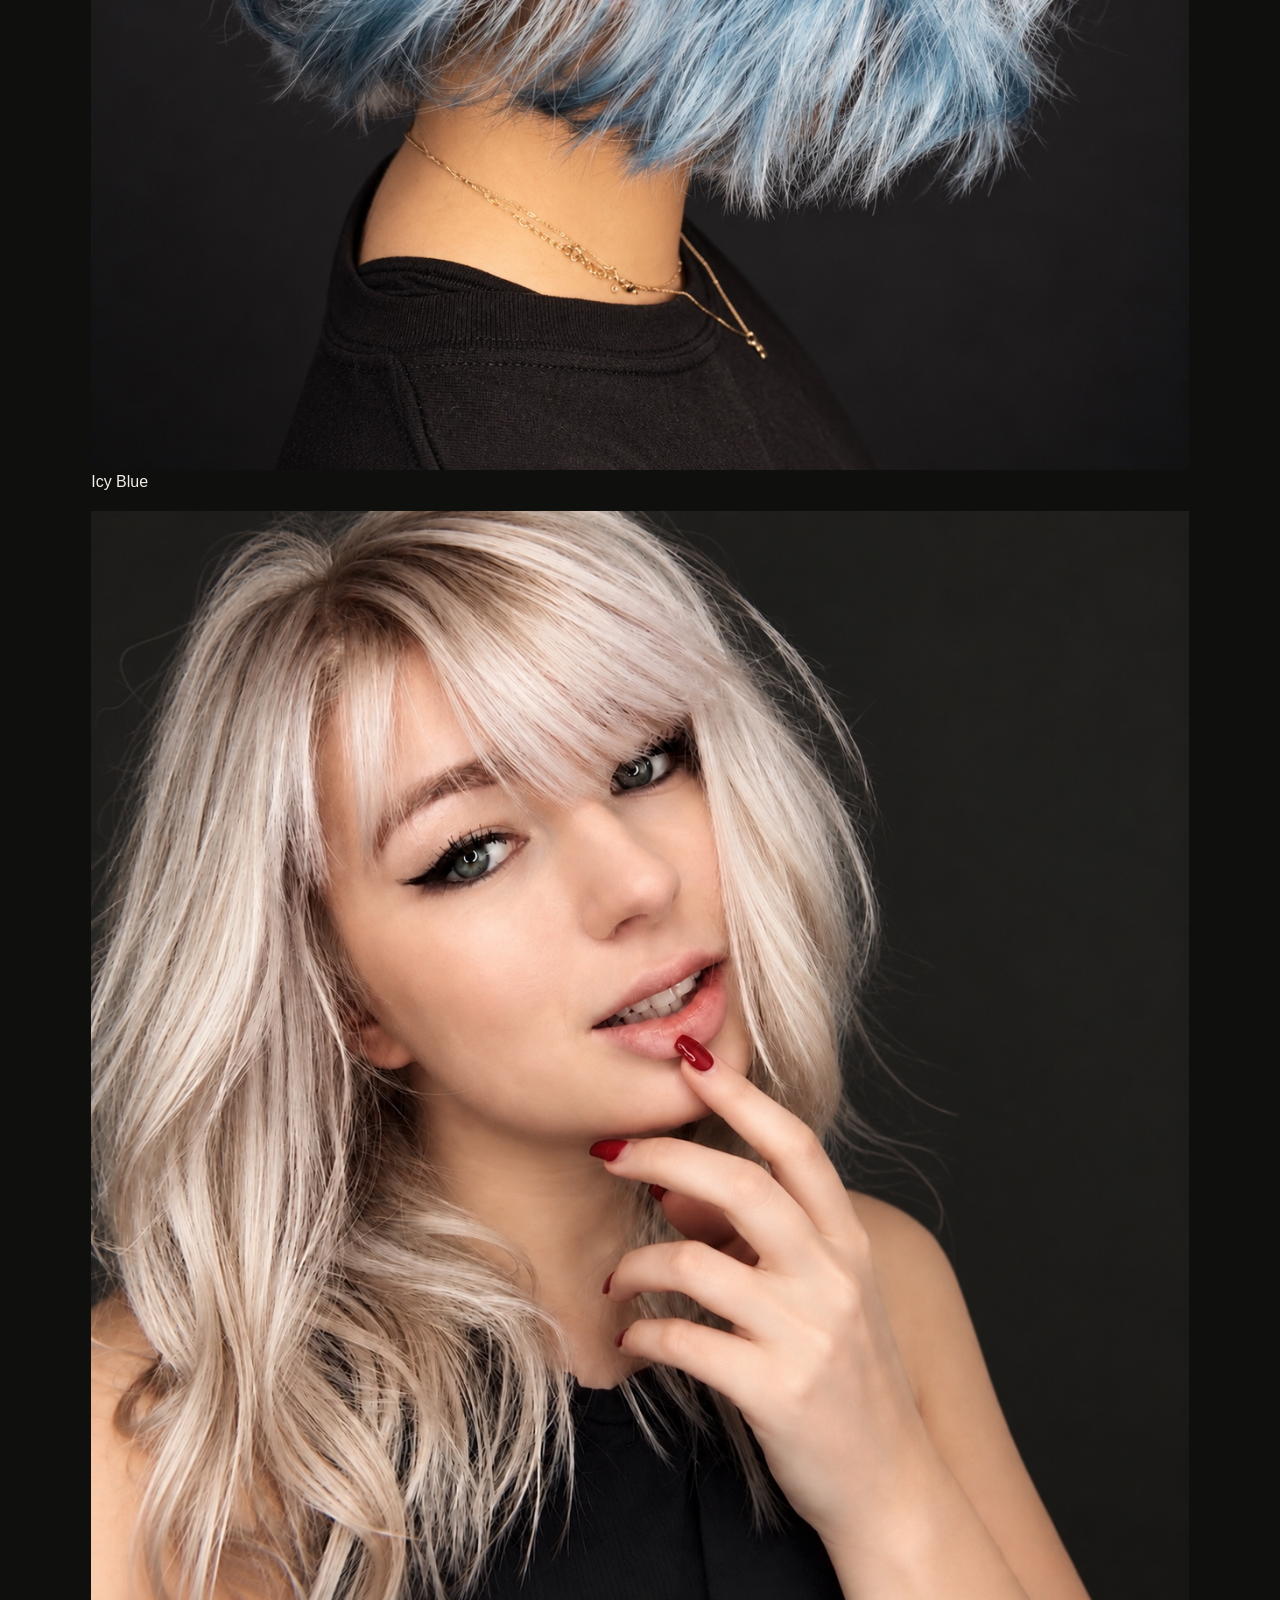
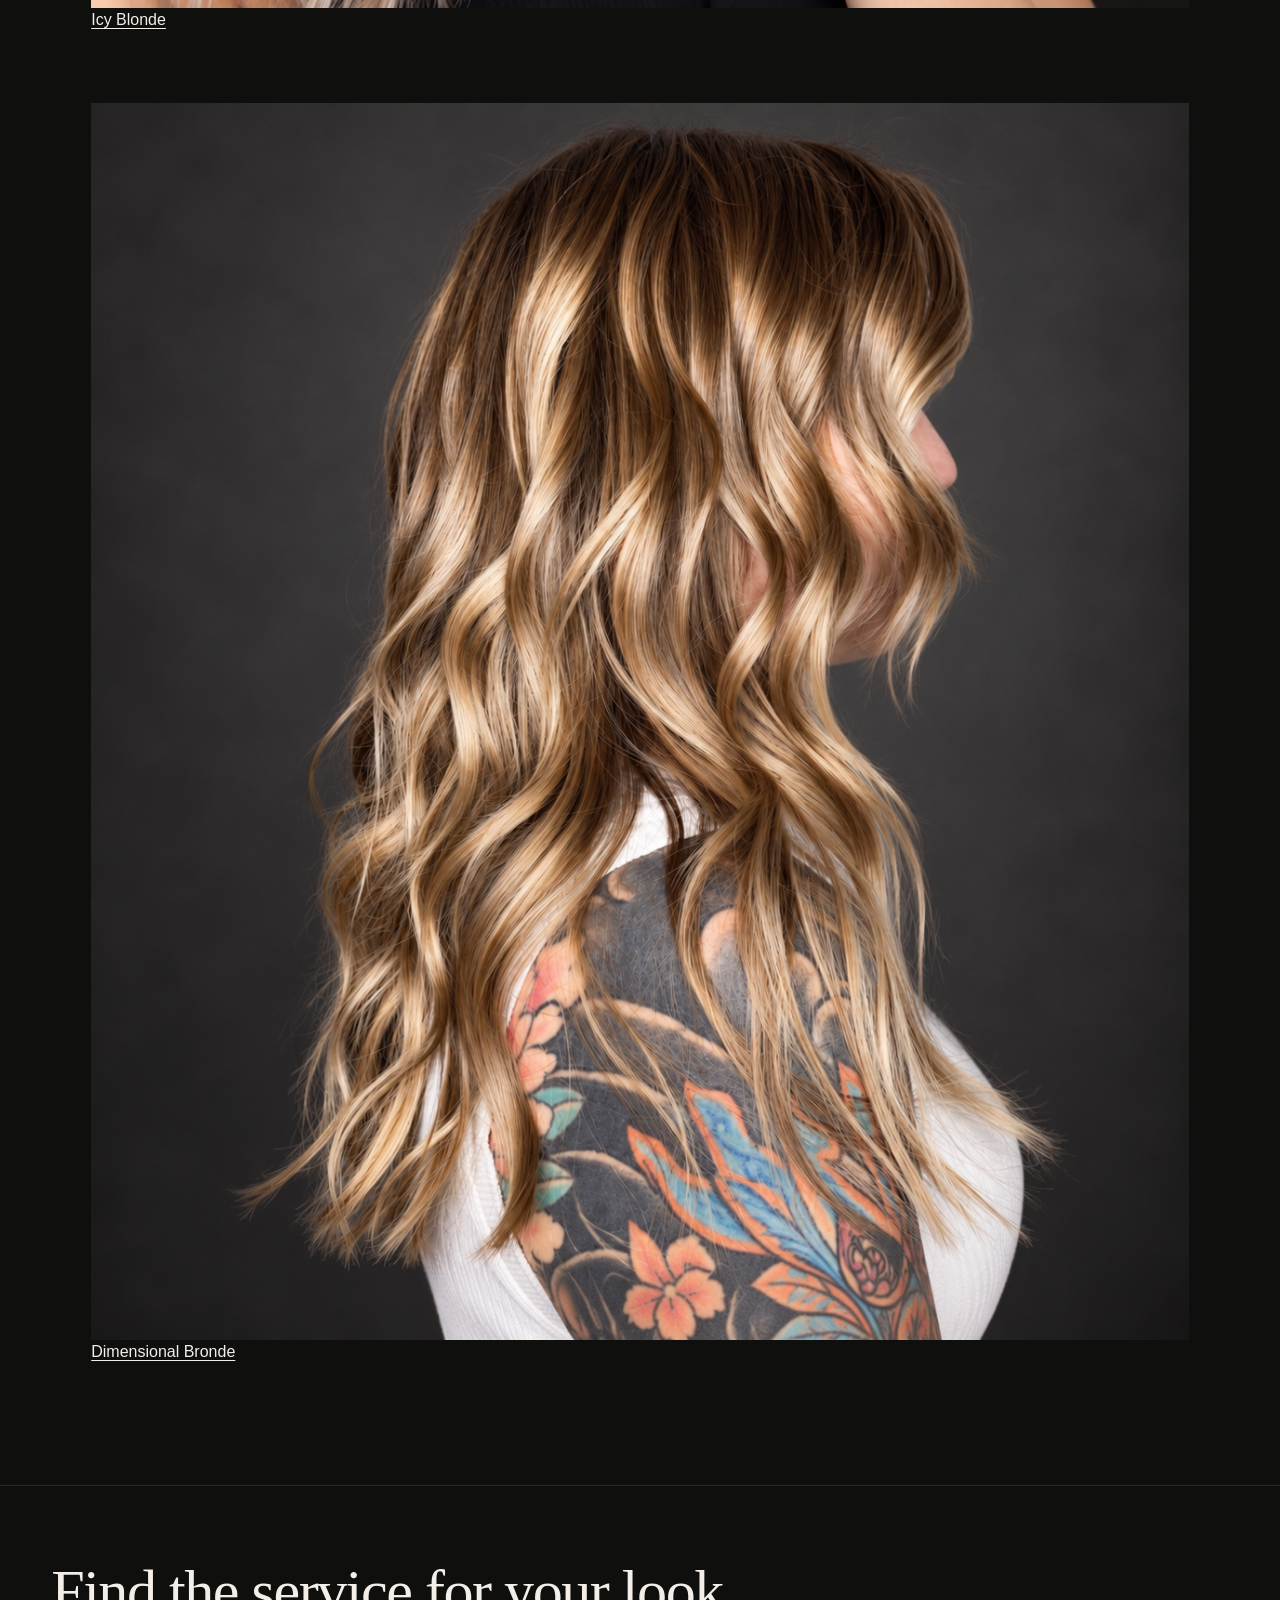
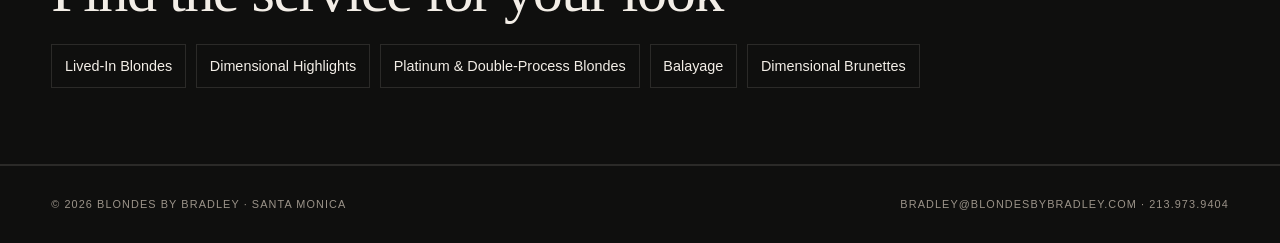
<file: portfolio.html>
<!doctype html>
<html lang="en">
<head>
<meta charset="utf-8">
<meta name="viewport" content="width=device-width,initial-scale=1">
<meta name="description" content="See Bradley Sanders’s original hair color portfolio in Santa Monica, including dimensional blonde, platinum, bronde, brunette and creative color.">
<title>Blonde &amp; Brunette Color Portfolio | Blondes by Bradley</title>
<link rel="canonical" href="https://blondesbybradley.com/portfolio.html">
<meta property="og:type" content="website">
<meta property="og:site_name" content="Blondes by Bradley">
<meta property="og:title" content="Blonde &amp; Brunette Color Portfolio | Blondes by Bradley">
<meta property="og:description" content="See Bradley Sanders’s original hair color portfolio in Santa Monica, including dimensional blonde, platinum, bronde, brunette and creative color.">
<meta property="og:url" content="https://blondesbybradley.com/portfolio.html">
<meta property="og:image" content="https://blondesbybradley.com/assets/pf_10.webp">
<meta property="og:image:alt" content="Textured blonde bob by Bradley Sanders">
<meta name="twitter:card" content="summary_large_image">
<meta name="theme-color" content="#0f0f0e">
<link rel="icon" href="favicon.svg" type="image/svg+xml">
<link rel="manifest" href="site.webmanifest">
<link rel="stylesheet" href="styles.css">
<noscript><style>@media(max-width:900px){.nav{flex-wrap:wrap;position:static}.mobile-toggle{display:none}.navlinks{display:flex;position:static;flex:0 0 100%;flex-direction:row;flex-wrap:wrap;max-height:none;gap:0 16px;padding:0;overflow:visible}}</style></noscript>
<script type="application/ld+json">{"@context":"https://schema.org","@graph":[{"@type":"CollectionPage","@id":"https://blondesbybradley.com/portfolio.html#webpage","url":"https://blondesbybradley.com/portfolio.html","name":"Blonde & Brunette Color Portfolio | Blondes by Bradley","isPartOf":{"@id":"https://blondesbybradley.com/#website"},"inLanguage":"en-US","description":"See Bradley Sanders’s original hair color portfolio in Santa Monica, including dimensional blonde, platinum, bronde, brunette and creative color.","about":{"@id":"https://blondesbybradley.com/#bradley-sanders"}}]}</script>
</head>
<body>
<a class="skip-link" href="#main-content">Skip to content</a>
<header class="nav">
  <a class="brand" href="./">BLONDESBYBRADLEY</a>
  <div class="mobile-nav-actions">
    <a class="mobile-book" href="https://booking.mangomint.com/728302" target="_blank" rel="noopener" aria-label="Book with Bradley Sanders online">Book Online</a>
    <button class="mobile-toggle" type="button" aria-label="Menu" aria-controls="primary-navigation" aria-expanded="false">☰</button>
  </div>
  <nav id="primary-navigation" class="navlinks" aria-label="Main navigation">
    <a href="portfolio.html">Portfolio</a>
    <a href="services.html">Services</a>
    <a href="about.html">About</a>
    <a href="agents.html">Agents & Companies</a>
    <a href="contact.html">Contact</a>
    <a class="nav-cta" href="https://booking.mangomint.com/728302" target="_blank" rel="noopener">Book Online</a>
  </nav>
</header>

<main id="main-content" tabindex="-1">
<section class="page-hero portfolio-hero"><div class="wrap">
  <div class="eyebrow">Portfolio</div>
  <h1>Blonde, brunette and creative hair color portfolio.</h1>
  <p class="lede">See original color work by Bradley Sanders, the haircolorist behind Blondes by Bradley at Saulino Smith Salon.</p>
</div></section>

<section class="section portfolio-wide"><div class="wrap">
  <div class="portfolio-wide-grid">
    <figure class="pw anchor"><img src="assets/pf_10.webp" alt="Textured blonde bob with a brighter front and softly blended depth" width="1122" height="1402" decoding="async" loading="lazy"><figcaption><a href="./#color-specialties">Textured Blonde</a></figcaption></figure>
    <figure class="pw top-small-1"><img src="assets/pf_new_dimensional_brunette.jpeg" alt="Long dark brunette waves with lighter brown ribbons" width="1254" height="1254" decoding="async" loading="lazy"><figcaption><a href="dimensional-brunettes.html">Dimensional Brunette</a></figcaption></figure>
    <figure class="pw top-small-2"><img src="assets/pf_01.webp" alt="Pale platinum blonde in a bob" width="1122" height="1402" decoding="async" loading="lazy"><figcaption><a href="platinum-double-process-blondes.html">Platinum Bob</a></figcaption></figure>
<figure class="pw r2b"><img src="assets/pf_04.webp" alt="Rich auburn color through the lengths" width="1435" height="1096" decoding="async" loading="lazy"><figcaption>Auburn</figcaption></figure>
    <figure class="pw r2c"><img src="assets/pf_new_blonde_bob_bangs.jpeg" alt="Blonde bob with fringe and a soft blend of light and deeper tones" width="1254" height="1254" decoding="async" loading="lazy"><figcaption><a href="dimensional-highlights.html">Blonde Bob</a></figcaption></figure>
<figure class="pw r3b"><img src="assets/pf_new_male_platinum.jpeg" alt="Short platinum blonde hair with an even pale finish" width="1254" height="1254" decoding="async" loading="lazy"><figcaption><a href="platinum-double-process-blondes.html">Short Platinum</a></figcaption></figure>
    <figure class="pw r3c"><img src="assets/pf_08.webp" alt="Pale platinum blonde waves" width="1122" height="1402" decoding="async" loading="lazy"><figcaption><a href="platinum-double-process-blondes.html">Platinum Waves</a></figcaption></figure>

    <figure class="pw r4a"><img src="assets/pf_09.webp" alt="Soft pale platinum blonde" width="1254" height="1254" decoding="async" loading="lazy"><figcaption><a href="platinum-double-process-blondes.html">Soft Platinum</a></figcaption></figure>
    <figure class="pw r4b"><img src="assets/pf_new_icy_blue_bob.jpeg" alt="Icy blue bob with pastel color" width="1254" height="1254" decoding="async" loading="lazy"><figcaption>Icy Blue</figcaption></figure>
<figure class="pw r5a"><img src="assets/pf_12.webp" alt="Icy blonde hair with a bright cool-toned finish" width="1254" height="1254" decoding="async" loading="lazy"><figcaption><a href="platinum-double-process-blondes.html">Icy Blonde</a></figcaption></figure>

    <figure class="pw bronde-final"><img src="assets/hero_bronde_tattoo.webp" alt="Long bronde waves with lighter ribbons through the mid-lengths and ends" width="1181" height="1331" decoding="async" loading="lazy"><figcaption><a href="dimensional-brunettes.html">Dimensional Bronde</a></figcaption></figure>
  </div>
</div></section>
<section class="section compact" aria-labelledby="related-specialties"><div class="wrap">
  <h2 id="related-specialties">Find the service for your look</h2>
  <ul class="specialty-links">
    <li><a href="lived-in-blondes.html">Lived-In Blondes</a></li>
    <li><a href="dimensional-highlights.html">Dimensional Highlights</a></li>
    <li><a href="platinum-double-process-blondes.html">Platinum &amp; Double-Process Blondes</a></li>
    <li><a href="balayage.html">Balayage</a></li>
    <li><a href="dimensional-brunettes.html">Dimensional Brunettes</a></li>
  </ul>
</div></section>
</main>

<footer class="footer">
  <div>© 2026 Blondes by Bradley · Santa Monica</div>
  <div><a href="mailto:bradley@blondesbybradley.com">bradley@blondesbybradley.com</a> · <a href="tel:+12139739404">213.973.9404</a></div>
</footer>
<script src="script.js" defer></script>
</body></html>
</file>
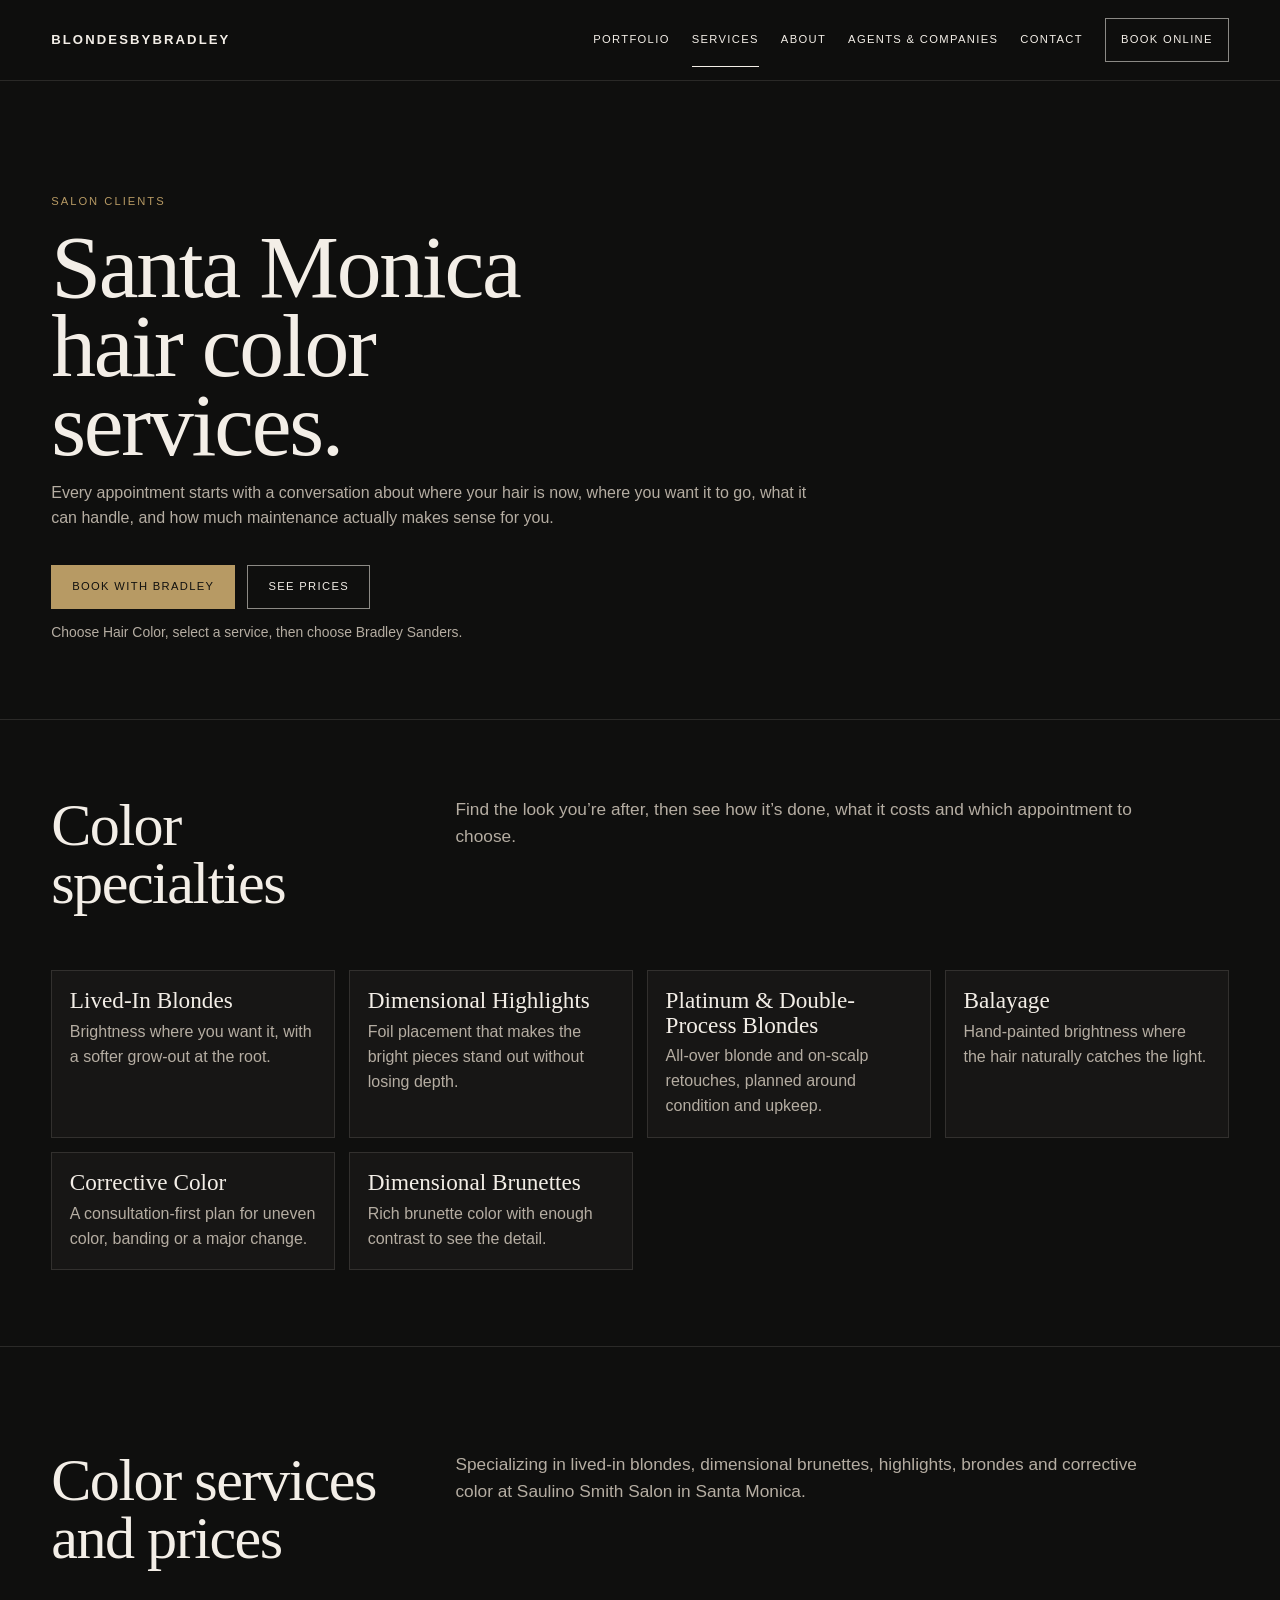
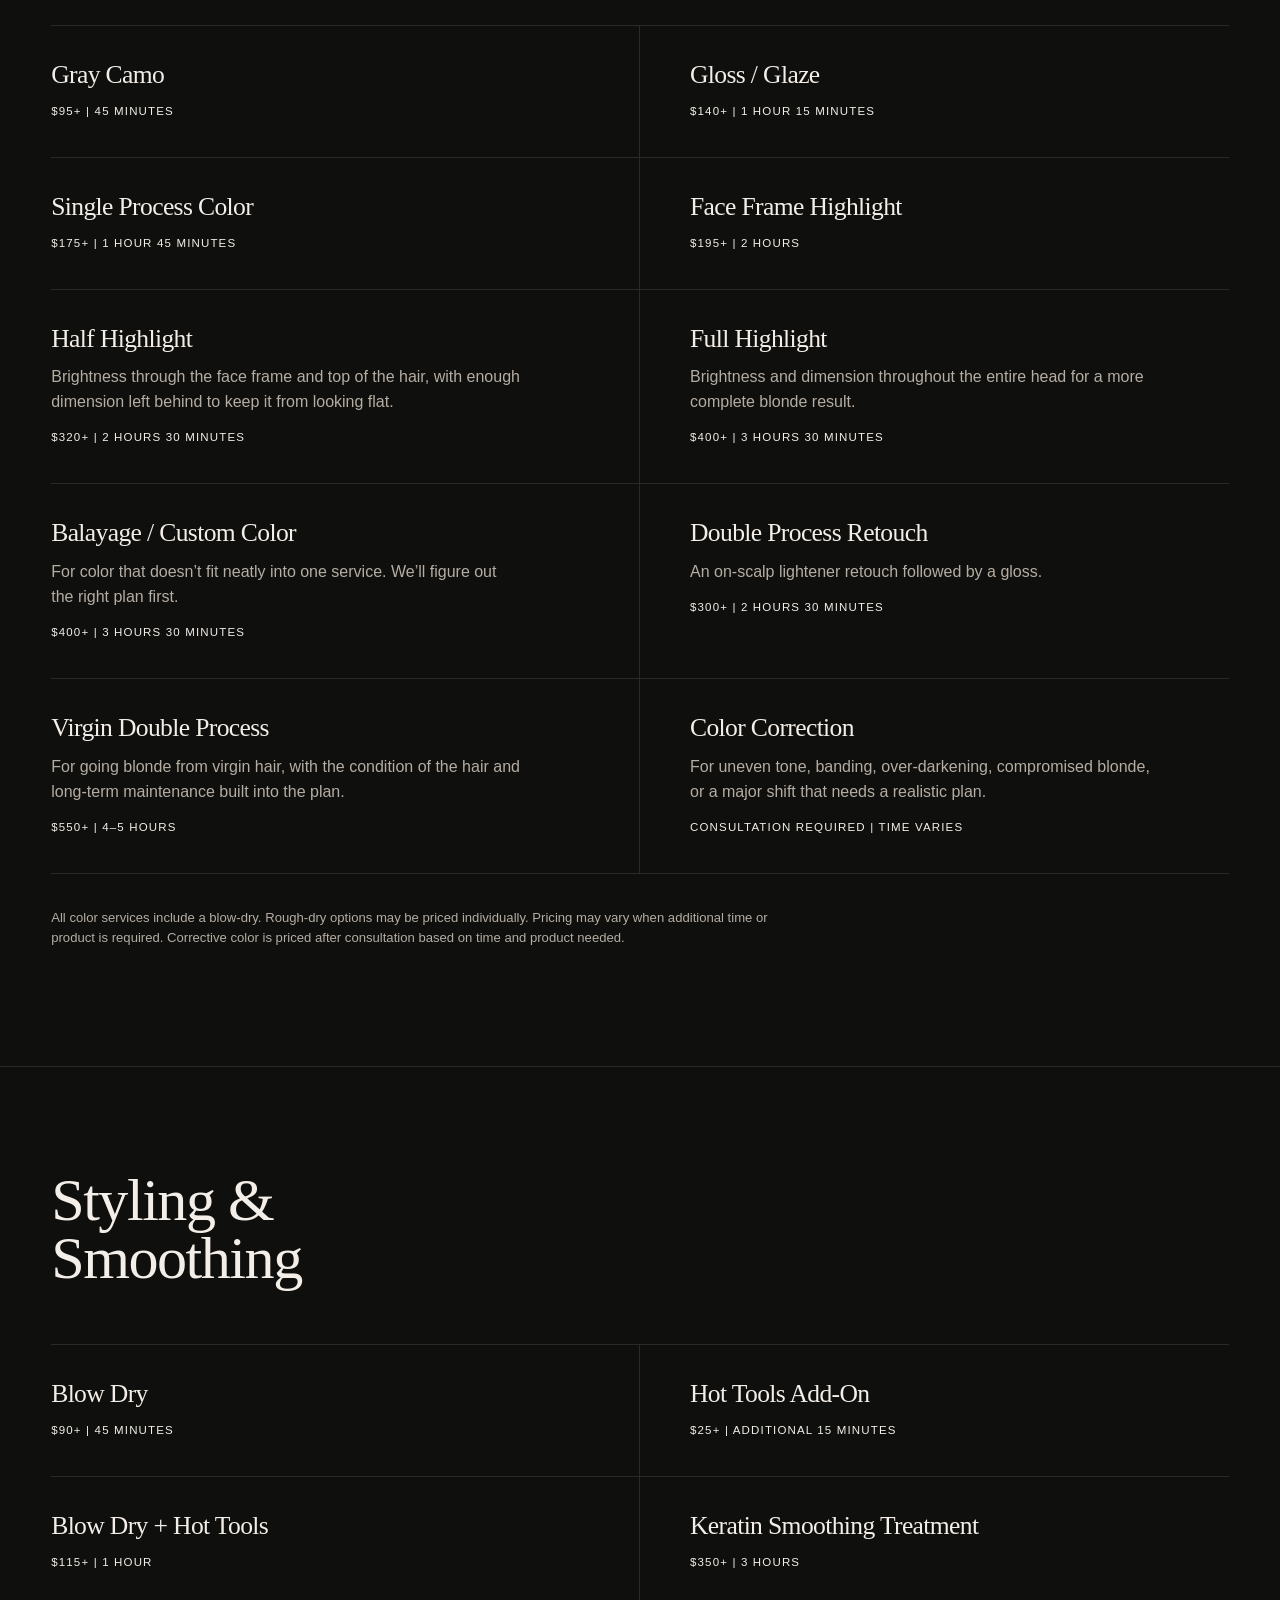
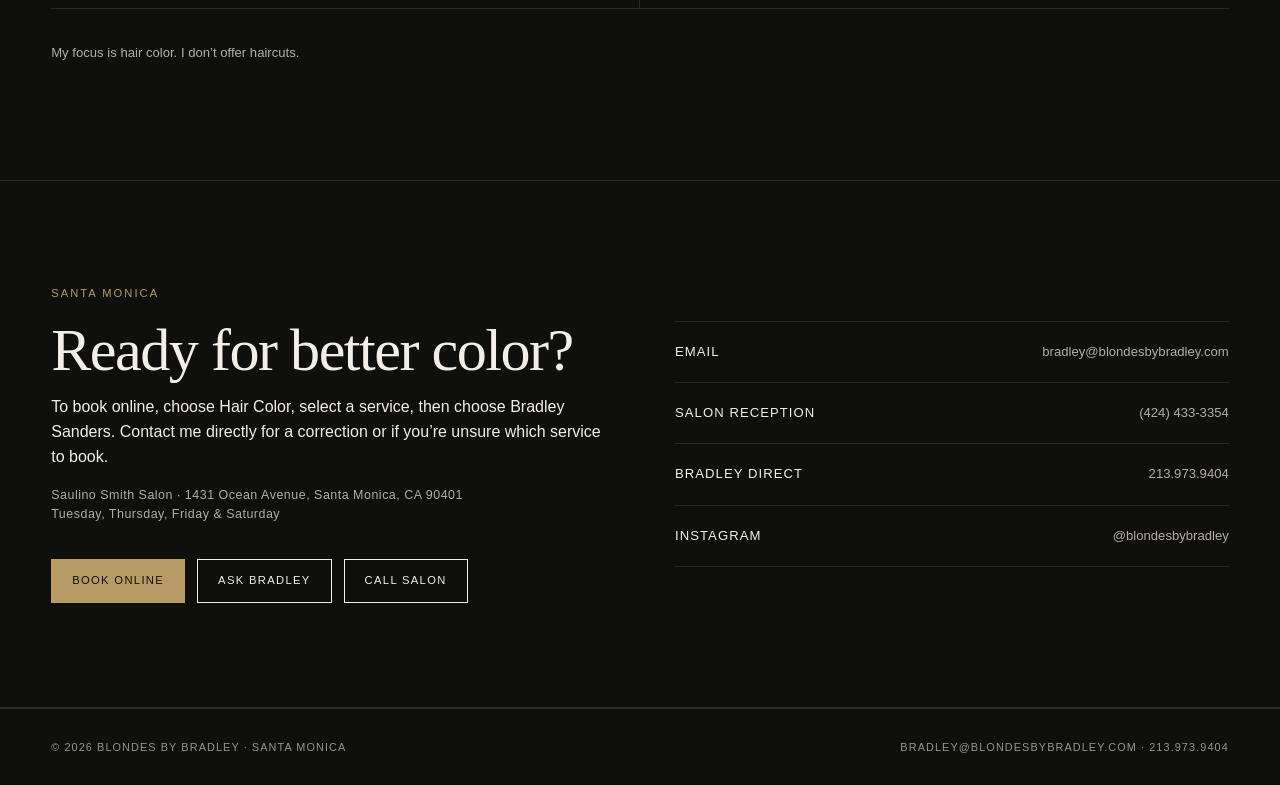
<file: services.html>
<!doctype html>
<html lang="en">
<head>
<meta charset="utf-8">
<meta name="viewport" content="width=device-width,initial-scale=1">
<meta name="description" content="Explore Bradley Sanders’s Santa Monica hair color menu, from lived-in blonde and balayage to platinum, corrective color and dimensional brunettes.">
<title>Santa Monica Hair Color Services &amp; Prices | Bradley Sanders</title>
<link rel="canonical" href="https://blondesbybradley.com/services.html">
<meta property="og:type" content="website">
<meta property="og:site_name" content="Blondes by Bradley">
<meta property="og:title" content="Santa Monica Hair Color Services &amp; Prices | Bradley Sanders">
<meta property="og:description" content="Explore Bradley Sanders’s Santa Monica hair color menu, from lived-in blonde and balayage to platinum, corrective color and dimensional brunettes.">
<meta property="og:url" content="https://blondesbybradley.com/services.html">
<meta property="og:image" content="https://blondesbybradley.com/assets/home_hero.webp">
<meta property="og:image:alt" content="Dimensional blonde waves by Bradley Sanders">
<meta name="twitter:card" content="summary_large_image">
<meta name="theme-color" content="#0f0f0e">
<link rel="icon" href="favicon.svg" type="image/svg+xml">
<link rel="manifest" href="site.webmanifest">
<link rel="stylesheet" href="styles.css">
<noscript><style>@media(max-width:900px){.nav{flex-wrap:wrap;position:static}.mobile-toggle{display:none}.navlinks{display:flex;position:static;flex:0 0 100%;flex-direction:row;flex-wrap:wrap;max-height:none;gap:0 16px;padding:0;overflow:visible}}</style></noscript>
<script type="application/ld+json">{"@context":"https://schema.org","@graph":[{"@type":"CollectionPage","@id":"https://blondesbybradley.com/services.html#webpage","url":"https://blondesbybradley.com/services.html","name":"Santa Monica Hair Color Services & Prices | Bradley Sanders","isPartOf":{"@id":"https://blondesbybradley.com/#website"},"inLanguage":"en-US","description":"Explore Bradley Sanders’s Santa Monica hair color menu, from lived-in blonde and balayage to platinum, corrective color and dimensional brunettes.","about":{"@id":"https://blondesbybradley.com/#bradley-sanders"}}]}</script>
</head>
<body>

<a class="skip-link" href="#main-content">Skip to content</a>
<header class="nav">
  <a class="brand" href="./">BLONDESBYBRADLEY</a>
  <div class="mobile-nav-actions">
    <a class="mobile-book" href="https://booking.mangomint.com/728302" target="_blank" rel="noopener" aria-label="Book with Bradley Sanders online">Book Online</a>
    <button class="mobile-toggle" type="button" aria-label="Menu" aria-controls="primary-navigation" aria-expanded="false">☰</button>
  </div>
  <nav id="primary-navigation" class="navlinks" aria-label="Main navigation">
    <a href="portfolio.html">Portfolio</a>
    <a href="services.html" class="active" aria-current="page">Services</a>
    <a href="about.html">About</a>
    <a href="agents.html">Agents & Companies</a>
    <a href="contact.html">Contact</a>
    <a class="nav-cta" href="https://booking.mangomint.com/728302" target="_blank" rel="noopener">Book Online</a>
  </nav>
</header>


<main id="main-content" tabindex="-1">
<section class="page-hero"><div class="wrap">
  <div class="eyebrow">Salon Clients</div>
  <h1>Santa Monica hair color services.</h1>
  <p class="lede">Every appointment starts with a conversation about where your hair is now, where you want it to go, what it can handle, and how much maintenance actually makes sense for you.</p>
  <div class="actions"><a class="btn primary" href="https://booking.mangomint.com/728302" target="_blank" rel="noopener">Book with Bradley</a><a class="btn ghost-dark" href="#color-menu">See prices</a></div>
  <p class="booking-hint">Choose Hair Color, select a service, then choose Bradley Sanders.</p>
</div></section>

<section class="section compact" aria-labelledby="specialty-menu"><div class="wrap">
  <div class="section-head"><h2 id="specialty-menu">Color specialties</h2><p>Find the look you’re after, then see how it’s done, what it costs and which appointment to choose.</p></div>
  <ul class="specialty-card-grid">
    <li><a class="specialty-card" href="lived-in-blondes.html"><span class="specialty-name">Lived-In Blondes</span><span>Brightness where you want it, with a softer grow-out at the root.</span></a></li>
    <li><a class="specialty-card" href="dimensional-highlights.html"><span class="specialty-name">Dimensional Highlights</span><span>Foil placement that makes the bright pieces stand out without losing depth.</span></a></li>
    <li><a class="specialty-card" href="platinum-double-process-blondes.html"><span class="specialty-name">Platinum &amp; Double-Process Blondes</span><span>All-over blonde and on-scalp retouches, planned around condition and upkeep.</span></a></li>
    <li><a class="specialty-card" href="balayage.html"><span class="specialty-name">Balayage</span><span>Hand-painted brightness where the hair naturally catches the light.</span></a></li>
    <li><a class="specialty-card" href="corrective-color.html"><span class="specialty-name">Corrective Color</span><span>A consultation-first plan for uneven color, banding or a major change.</span></a></li>
    <li><a class="specialty-card" href="dimensional-brunettes.html"><span class="specialty-name">Dimensional Brunettes</span><span>Rich brunette color with enough contrast to see the detail.</span></a></li>
  </ul>
</div></section>

<section class="section" id="color-menu"><div class="wrap">
  <div class="section-head"><h2>Color services and prices</h2><p>Specializing in lived-in blondes, dimensional brunettes, highlights, brondes and corrective color at Saulino Smith Salon in Santa Monica.</p></div>
  <div class="services-grid">
    <div class="service"><h3>Gray Camo</h3><span class="service-price">$95+ | 45 minutes</span></div>
    <div class="service"><h3>Gloss / Glaze</h3><span class="service-price">$140+ | 1 hour 15 minutes</span></div>
    <div class="service"><h3>Single Process Color</h3><span class="service-price">$175+ | 1 hour 45 minutes</span></div>
    <div class="service"><h3>Face Frame Highlight</h3><span class="service-price">$195+ | 2 hours</span></div>
    <div class="service"><h3>Half Highlight</h3><p>Brightness through the face frame and top of the hair, with enough dimension left behind to keep it from looking flat.</p><span class="service-price">$320+ | 2 hours 30 minutes</span></div>
    <div class="service"><h3>Full Highlight</h3><p>Brightness and dimension throughout the entire head for a more complete blonde result.</p><span class="service-price">$400+ | 3 hours 30 minutes</span></div>
    <div class="service"><h3>Balayage / Custom Color</h3><p>For color that doesn’t fit neatly into one service. We’ll figure out the right plan first.</p><span class="service-price">$400+ | 3 hours 30 minutes</span></div>
    <div class="service"><h3>Double Process Retouch</h3><p>An on-scalp lightener retouch followed by a gloss.</p><span class="service-price">$300+ | 2 hours 30 minutes</span></div>
    <div class="service"><h3>Virgin Double Process</h3><p>For going blonde from virgin hair, with the condition of the hair and long-term maintenance built into the plan.</p><span class="service-price">$550+ | 4–5 hours</span></div>
    <div class="service"><h3>Color Correction</h3><p>For uneven tone, banding, over-darkening, compromised blonde, or a major shift that needs a realistic plan.</p><span class="service-price">Consultation Required | Time Varies</span></div>
  </div>
  <p class="note">All color services include a blow-dry. Rough-dry options may be priced individually. Pricing may vary when additional time or product is required. Corrective color is priced after consultation based on time and product needed.</p>
</div></section>

<section class="section"><div class="wrap">
  <div class="section-head"><h2>Styling &amp; Smoothing</h2></div>
  <div class="services-grid">
    <div class="service"><h3>Blow Dry</h3><span class="service-price">$90+ | 45 minutes</span></div>
    <div class="service"><h3>Hot Tools Add-On</h3><span class="service-price">$25+ | Additional 15 minutes</span></div>
    <div class="service"><h3>Blow Dry + Hot Tools</h3><span class="service-price">$115+ | 1 hour</span></div>
    <div class="service"><h3>Keratin Smoothing Treatment</h3><span class="service-price">$350+ | 3 hours</span></div>
  </div>
  <p class="note">My focus is hair color. I don’t offer haircuts.</p>
</div></section>

<section class="section" id="booking"><div class="wrap booking-box">
  <div>
    <div class="eyebrow">Santa Monica</div>
    <h2>Ready for better color?</h2>
    <p class="lede">To book online, choose Hair Color, select a service, then choose Bradley Sanders. Contact me directly for a correction or if you’re unsure which service to book.</p><p class="location-line"><a href="https://saulinosmithsalon.com/bradley-sanders">Saulino Smith Salon</a> · 1431 Ocean Avenue, Santa Monica, CA 90401<br>Tuesday, Thursday, Friday &amp; Saturday</p>
    <div class="actions"><a class="btn primary" href="https://booking.mangomint.com/728302" target="_blank" rel="noopener">Book Online</a><a class="btn" href="mailto:bradley@blondesbybradley.com?subject=Color%20Consultation">Ask Bradley</a><a class="btn" href="tel:+14244333354">Call Salon</a></div>
  </div>
  <div class="contact-links">
    <a href="mailto:bradley@blondesbybradley.com"><span>Email</span><span>bradley@blondesbybradley.com</span></a>
    <a href="tel:+14244333354"><span>Salon reception</span><span>(424) 433-3354</span></a>
    <a href="tel:+12139739404"><span>Bradley direct</span><span>213.973.9404</span></a>
    <a href="https://www.instagram.com/blondesbybradley/" target="_blank" rel="noopener"><span>Instagram</span><span>@blondesbybradley</span></a>
  </div>
</div></section>
</main>


<footer class="footer">
  <div>© 2026 Blondes by Bradley · Santa Monica</div>
  <div><a href="mailto:bradley@blondesbybradley.com">bradley@blondesbybradley.com</a> · <a href="tel:+12139739404">213.973.9404</a></div>
</footer>
<script src="script.js" defer></script>

</body>
</html>
</file>
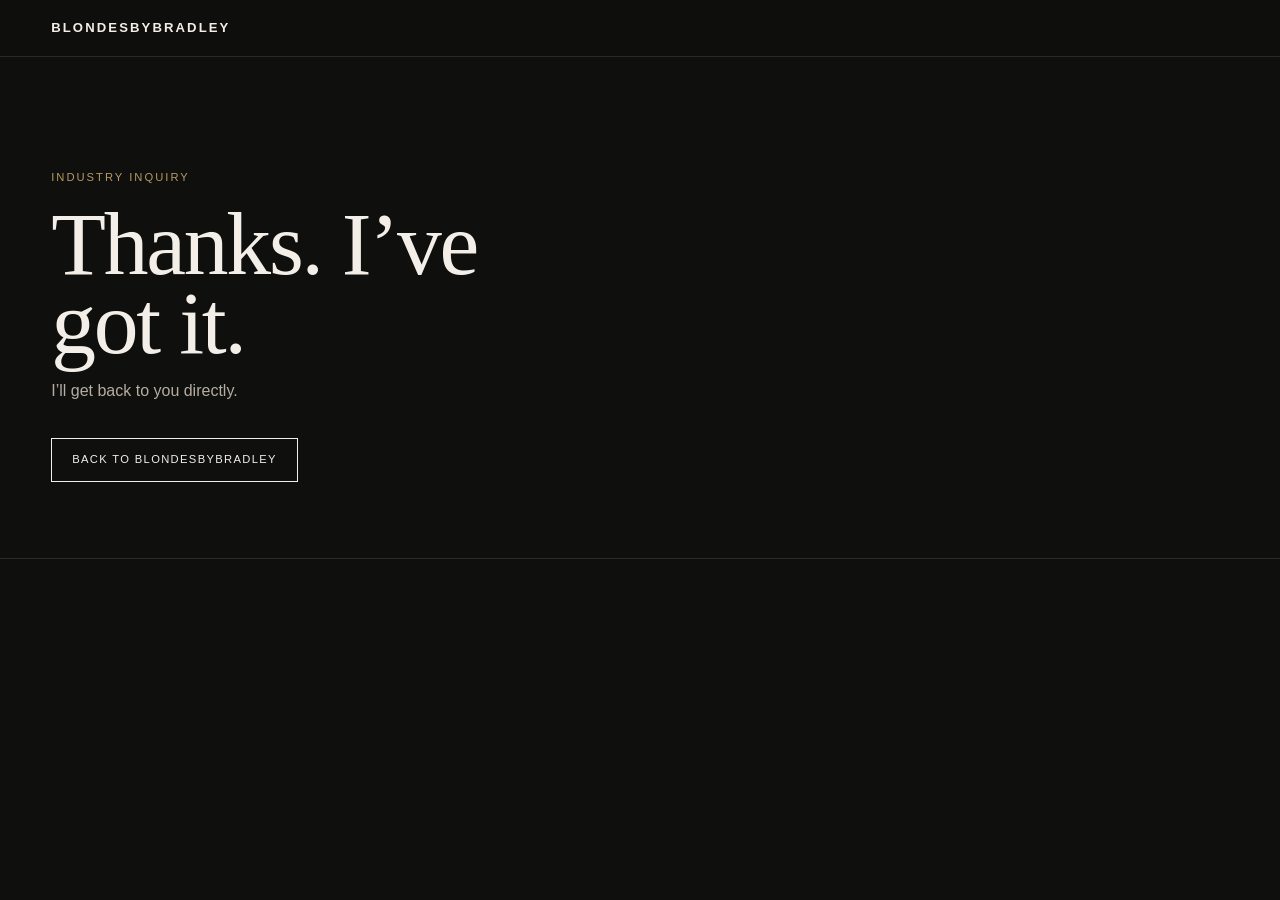
<file: thanks.html>
<!doctype html>
<html lang="en"><head>
<meta charset="utf-8"><meta name="viewport" content="width=device-width,initial-scale=1">
<title>Thanks | BlondesByBradley</title>
<meta name="robots" content="noindex">
<link rel="icon" href="favicon.svg" type="image/svg+xml">
<link rel="stylesheet" href="styles.css">
</head><body>
<header class="nav"><a class="brand" href="./">BLONDESBYBRADLEY</a></header>
<main><section class="page-hero"><div class="wrap">
<div class="eyebrow">Industry Inquiry</div>
<h1>Thanks. I’ve got it.</h1>
<p class="lede">I’ll get back to you directly.</p>
<div class="actions"><a class="btn" href="./">Back to BlondesByBradley</a></div>
</div></section></main>
</body></html>
</file>
<file: styles.css>
:root{
  --ink:#f3eee7;
  --charcoal:#0f0f0e;
  --charcoal-2:#171615;
  --charcoal-3:#1d1b19;
  --ivory:#f3eee7;
  --muted:#b5ada2;
  --muted-2:#9b9389;
  --gold:#b79a64;
  --line:rgba(243,238,231,.12);
  --serif:"EB Garamond", Georgia, serif;
  --sans:"Inter", Arial, sans-serif;
}
*{box-sizing:border-box}
html{scroll-behavior:smooth}
body{margin:0;background:var(--charcoal);color:var(--ink);font-family:var(--sans);font-size:16px;line-height:1.56;-webkit-font-smoothing:antialiased}
a{color:inherit;text-decoration:none}
img{display:block;max-width:100%}
button,input,select,textarea{font:inherit}
.wrap{width:min(1180px,92vw);margin:0 auto}
.nav{position:sticky;top:0;z-index:50;display:flex;align-items:center;justify-content:space-between;padding:18px 4vw;border-bottom:1px solid var(--line);background:rgba(15,15,14,.96);backdrop-filter:blur(14px)}
.brand{font-size:.82rem;letter-spacing:.16em;font-weight:700;white-space:nowrap}
.navlinks{display:flex;gap:22px;align-items:center;font-size:.7rem;letter-spacing:.12em;text-transform:uppercase}
.navlinks a{position:relative}
.navlinks a:not(.nav-cta)::after{content:"";position:absolute;left:0;right:100%;bottom:-5px;height:1px;background:var(--ivory);transition:right .25s ease}
.navlinks a:hover::after,.navlinks a.active::after{right:0}
.nav-cta{border:1px solid rgba(243,238,231,.55);padding:10px 15px;transition:.25s ease}
.nav-cta:hover{background:var(--gold);border-color:var(--gold);color:#11110f}
.mobile-toggle{display:none;background:none;border:0;font-size:1.2rem;color:var(--ivory)}
.eyebrow{font-size:.7rem;letter-spacing:.18em;text-transform:uppercase;color:var(--gold);margin:0 0 18px}
h1,h2,h3{font-family:var(--serif);font-weight:500;letter-spacing:-.025em;margin:0}
h1{font-size:clamp(4.1rem,7vw,7rem);line-height:.88}
h2{font-size:clamp(2.7rem,4.7vw,4.8rem);line-height:.96}
h3{font-size:clamp(1.45rem,2vw,2rem);line-height:1.05}
.lead{font-size:clamp(1.02rem,1.35vw,1.18rem);max-width:560px;margin:28px 0 0;color:var(--muted)}
.actions{display:flex;flex-wrap:wrap;gap:12px;margin-top:34px}
.btn{display:inline-flex;align-items:center;justify-content:center;min-height:46px;padding:0 20px;border:1px solid currentColor;font-size:.7rem;letter-spacing:.12em;text-transform:uppercase;transition:.25s ease}
.btn.primary{background:var(--gold);border-color:var(--gold);color:#11110f}
.btn:hover{background:var(--ivory);border-color:var(--ivory);color:#11110f}
.btn.ghost-dark{color:var(--ivory);border-color:rgba(243,238,231,.55)}
.text-link{font-size:.76rem;letter-spacing:.12em;text-transform:uppercase;border-bottom:1px solid currentColor;padding-bottom:4px}
.section{padding:104px 0;border-bottom:1px solid var(--line);background:var(--charcoal)}
.section.compact{padding:76px 0}
.page-hero{padding:112px 0 76px;border-bottom:1px solid var(--line);background:var(--charcoal)}
.page-hero h1{max-width:11ch}
.page-hero .lede{max-width:760px;color:var(--muted)}
.section-head{display:grid;grid-template-columns:.44fr 1fr;gap:64px;align-items:start;margin-bottom:58px}
.section-head p{margin:0;max-width:690px;font-size:1.08rem;color:var(--muted)}
.footer{padding:30px 4vw;display:flex;justify-content:space-between;gap:20px;font-size:.68rem;letter-spacing:.1em;text-transform:uppercase;border-top:1px solid var(--line);background:var(--charcoal);color:var(--muted-2)}

/* HOME */
.home-hero{display:grid;grid-template-columns:minmax(0,.9fr) minmax(0,1.1fr);background:var(--charcoal);color:var(--ivory);min-height:850px}
.home-hero-copy{display:flex;flex-direction:column;justify-content:center;padding:8vw 6vw 8vw 7vw;position:relative;z-index:2}
.home-hero-copy h1{max-width:7.6ch}
.home-hero-copy .lead{max-width:410px;margin-top:36px;position:relative;display:block;z-index:3}
.home-hero-media{display:flex;align-items:stretch;background:var(--charcoal-2);min-width:0}
.home-hero-media img{width:100%;height:100%;object-fit:contain;background:var(--charcoal-2)}
.home-work-intro{max-width:760px;margin-bottom:58px}
.home-work-intro h2{font-size:clamp(2.4rem,4vw,4.2rem)}
.home-work-intro p{color:var(--muted);font-size:1.06rem}
.editorial-gallery{display:grid;grid-template-columns:1.08fr .92fr;gap:22px;align-items:start}
.editorial-column{display:grid;gap:22px}
.editorial-column.offset{padding-top:86px}
.editorial-card{background:var(--charcoal-3);border:1px solid rgba(243,238,231,.06)}
.editorial-card img{width:100%;height:auto;object-fit:contain;background:var(--charcoal-3)}
.editorial-row{display:grid;grid-template-columns:repeat(2,1fr);gap:22px}
.price-grid{display:grid;grid-template-columns:repeat(2,1fr);gap:0;border-top:1px solid var(--line);margin-top:50px}
.price-item{display:flex;justify-content:space-between;gap:28px;padding:20px 0;border-bottom:1px solid var(--line)}
.price-item:nth-child(odd){padding-right:42px;border-right:1px solid var(--line)}
.price-item:nth-child(even){padding-left:42px}
.price-item span:first-child{font-size:.96rem}
.price-item span:last-child{font-size:.9rem;color:var(--muted)}
.home-about{display:grid;grid-template-columns:310px 1fr;gap:90px;align-items:start}
.home-about-image img{width:100%;height:auto;object-fit:contain}
.home-about-copy{max-width:780px}
.home-about-copy p{color:var(--ink)}
.home-about-copy .credentials-line{margin:30px 0 0;padding-top:24px;border-top:1px solid var(--line);font-size:.7rem;letter-spacing:.12em;line-height:1.8;text-transform:uppercase;color:var(--muted)}
.booking-band{text-align:center;padding:90px 0;background:var(--charcoal);color:var(--ivory);border-bottom:1px solid var(--line)}
.booking-band h2{font-size:clamp(2.5rem,4.4vw,4.5rem)}
.booking-band p{color:var(--muted);margin:18px auto 26px;max-width:560px}

/* PORTFOLIO */
.portfolio-grid{display:grid;grid-template-columns:repeat(12,1fr);gap:22px;align-items:start}
.portfolio-card{margin:0;background:var(--charcoal-3);border:1px solid rgba(243,238,231,.06)}
.portfolio-card img{width:100%;height:auto;object-fit:contain;background:var(--charcoal-3)}
.portfolio-card figcaption{padding:10px 2px 0;font-size:.68rem;letter-spacing:.1em;text-transform:uppercase;color:var(--muted)}
.portfolio-card.span4{grid-column:span 4}
.portfolio-card.span5{grid-column:span 5}
.portfolio-card.span6{grid-column:span 6}
.portfolio-card.shift-s{margin-top:70px}
.portfolio-card.shift-m{margin-top:110px}
.portfolio-card.shift-l{margin-top:150px}

/* ABOUT */
.about-layout{display:grid;grid-template-columns:.9fr 1.1fr;gap:9vw;align-items:start}
.bio-copy{max-width:690px}
.bio-copy p{margin:0 0 18px;color:var(--ink);font-size:1.03rem}
.fact-grid{display:grid;grid-template-columns:repeat(2,1fr);border-top:1px solid var(--line);margin-top:42px}
.fact{padding:22px 0;border-bottom:1px solid var(--line)}
.fact:nth-child(odd){padding-right:36px;border-right:1px solid var(--line)}
.fact:nth-child(even){padding-left:36px}
.fact strong{display:block;font-family:var(--serif);font-size:1.45rem;font-weight:500;margin-bottom:3px}
.fact span{font-size:.74rem;letter-spacing:.08em;text-transform:uppercase;color:var(--muted)}

/* SERVICES */
.services-grid{display:grid;grid-template-columns:repeat(2,1fr);gap:0;border-top:1px solid var(--line)}
.service{padding:36px 0;border-bottom:1px solid var(--line)}
.service:nth-child(odd){padding-right:50px;border-right:1px solid var(--line)}
.service:nth-child(even){padding-left:50px}
.service p{margin:13px 0 0;color:var(--muted);max-width:470px}
.service-price{display:block;margin-top:14px;font-size:.72rem;letter-spacing:.1em;text-transform:uppercase;color:var(--ink)}
.note{font-size:.82rem;color:var(--muted);margin-top:34px;max-width:760px}
.booking-box{display:grid;grid-template-columns:1fr 1fr;gap:70px;align-items:center}
.booking-box .contact-links{margin-top:0}

/* AGENTS */
.agent-hero{display:grid;grid-template-columns:.92fr 1.08fr;background:var(--charcoal);color:var(--ivory)}
.agent-copy{padding:100px 7vw;display:flex;justify-content:center;flex-direction:column}
.agent-copy .lead{color:var(--muted)}
.agent-media{display:flex;background:var(--charcoal-2)}
.agent-media img{width:100%;height:100%;object-fit:contain;background:var(--charcoal-2)}
.credentials{display:grid;grid-template-columns:repeat(2,1fr);border-top:1px solid var(--line)}
.cred{padding:20px 0;border-bottom:1px solid var(--line)}
.cred:nth-child(odd){padding-right:40px;border-right:1px solid var(--line)}
.cred:nth-child(even){padding-left:40px}
.cred strong{display:block;font-family:var(--serif);font-size:1.35rem;font-weight:500;margin-bottom:4px}
.cred span{color:var(--muted);font-size:.82rem}
.form-grid{display:grid;grid-template-columns:repeat(2,1fr);gap:22px}
.field{display:flex;flex-direction:column;gap:8px}
.field.full{grid-column:1/-1}
label{font-size:.68rem;letter-spacing:.13em;text-transform:uppercase;color:var(--muted)}
input,select,textarea{width:100%;border:0;border-bottom:1px solid var(--line);background:transparent;padding:12px 2px;border-radius:0;outline:none;color:var(--ink)}
textarea{min-height:135px;resize:vertical}
input:focus,select:focus,textarea:focus{border-bottom-color:var(--ivory)}

/* CONTACT */
.contact-grid{display:grid;grid-template-columns:1fr 1fr;gap:9vw}
.contact-links{display:grid;border-top:1px solid var(--line)}
.contact-links a{display:flex;justify-content:space-between;gap:20px;padding:20px 0;border-bottom:1px solid var(--line);font-size:.82rem;letter-spacing:.08em;text-transform:uppercase}
.contact-links a span:last-child{color:var(--muted);text-transform:none;letter-spacing:0;text-align:right}

@media(max-width:900px){
  .navlinks{display:none;position:absolute;top:66px;left:0;right:0;padding:24px 4vw;background:rgba(15,15,14,.98);border-bottom:1px solid var(--line);flex-direction:column;align-items:flex-start}.navlinks.open{display:flex}.mobile-toggle{display:block}
  .home-hero,.agent-hero{grid-template-columns:1fr;min-height:auto}.home-hero-copy{padding:92px 6vw 68px}.home-hero-media img,.agent-media img{height:auto}
  .section{padding:78px 0}.section-head,.about-layout,.contact-grid,.booking-box{grid-template-columns:1fr;gap:32px}.section-head{margin-bottom:42px}
  .editorial-gallery{grid-template-columns:1fr}.editorial-column.offset{padding-top:0}.editorial-row{grid-template-columns:1fr}
  .price-grid,.services-grid,.credentials,.fact-grid{grid-template-columns:1fr}
  .price-item:nth-child(n),.service:nth-child(n),.cred:nth-child(n),.fact:nth-child(n){padding-left:0;padding-right:0;border-right:0}
  .home-about{grid-template-columns:1fr;gap:36px}.home-about-image{max-width:310px}
  .portfolio-grid{grid-template-columns:1fr}.portfolio-card:nth-child(n){grid-column:auto;margin-top:0}
  .form-grid{grid-template-columns:1fr}.field.full{grid-column:auto}.agent-copy{padding:90px 6vw 65px}
}
@media(max-width:560px){
  h1{font-size:3.7rem}.page-hero h1{font-size:3.9rem}.nav{padding:17px 5vw}.section{padding:62px 0}.wrap{width:min(90vw,1180px)}
  .footer{flex-direction:column}.home-hero-copy{padding-top:78px}.contact-links a{flex-direction:column;gap:4px}.contact-links a span:last-child{text-align:left}
}

.portfolio-card.center-last{grid-column:5/9;margin-top:70px}
@media(max-width:900px){.portfolio-card.center-last{grid-column:auto;margin-top:0}}





/* AGENTS WORK STRIP - EQUAL SIZE */
.agents-work-grid{
  display:grid;
  grid-template-columns:repeat(3,1fr);
  gap:24px;
  align-items:start;
}
.agents-work-grid figure{margin:0}
.agents-work-frame{
  width:100%;
  aspect-ratio:4 / 5;
  background:var(--charcoal-3);
  display:flex;
  align-items:center;
  justify-content:center;
  overflow:hidden;
}
.agents-work-frame img{
  width:100%;
  height:100%;
  object-fit:contain;
  display:block;
}
.agents-work-grid figcaption{
  padding-top:10px;
  font-size:.68rem;
  letter-spacing:.1em;
  text-transform:uppercase;
  color:var(--muted);
}

/* PORTFOLIO IMPACT V5 */
.portfolio-impact{padding-top:28px}
.impact-row{
  display:grid;
  gap:28px;
  align-items:start;
  margin-bottom:96px;
}
.impact-7-5{grid-template-columns:1.4fr 1fr}
.impact-5-7{grid-template-columns:1fr 1.4fr}
.impact-6-6{grid-template-columns:1fr 1fr}
.impact-card{margin:0;min-width:0}
.impact-card img{
  width:100%;
  height:auto;
  object-fit:contain;
  background:var(--charcoal-3);
  display:block;
}
.impact-card figcaption{
  padding-top:10px;
  font-size:.68rem;
  letter-spacing:.1em;
  text-transform:uppercase;
  color:var(--muted);
}
.impact-drop{margin-top:72px}
.impact-drop-sm{margin-top:42px}

@media(max-width:900px){
  .agents-work-grid{grid-template-columns:1fr;gap:36px}
  .impact-row,
  .impact-7-5,
  .impact-5-7,
  .impact-6-6{
    grid-template-columns:1fr;
    gap:36px;
    margin-bottom:58px;
  }
  .impact-drop,.impact-drop-sm{margin-top:0}
}

.location-line{margin-top:10px;font-size:.78rem;letter-spacing:.04em;color:var(--muted)}
.career-path{margin:8px 0 24px;color:var(--muted);font-size:.9rem;letter-spacing:.04em}
.bronde-final{grid-column:2/12;margin-top:70px}
@media(max-width:900px){.bronde-final{grid-column:auto;margin-top:0}}

/* FINAL OVERLAP SAFETY */
.about-layout h2{max-width:100%;overflow-wrap:anywhere}
#agents-profile .section-head,
.agents-profile .section-head,
.agents-projects .section-head{grid-template-columns:1fr 1fr}
.section-head h2{max-width:100%}
.agent-copy,.section-head>div,.section-head>p{min-width:0}

/* LAUNCH POLISH */
:focus-visible{outline:2px solid var(--gold);outline-offset:4px}
.navlinks a,.mobile-toggle,.btn{min-height:44px}
.form-note{font-size:.75rem;color:var(--muted);margin:10px 0 0}
@media (prefers-reduced-motion:reduce){
  *{scroll-behavior:auto!important;transition:none!important;animation:none!important}
}
@media(max-width:560px){
  .home-hero-copy h1{font-size:3.25rem;line-height:.94;max-width:100%}
  .page-hero h1{font-size:3.4rem;line-height:.96}
  .btn{width:100%;min-height:48px}
  .actions{width:100%}
  .agents-work-frame{aspect-ratio:auto}
  .agents-work-frame img{height:auto}
}

/* Preserve source proportions when gallery and About photos scale down. */
.pw img,
.about-photo img{
  height:auto;
  object-fit:contain;
}

/* Specialty pages and mobile booking */
.skip-link{position:fixed;top:8px;left:12px;z-index:100;padding:.7rem 1rem;background:var(--ivory);color:var(--charcoal);transform:translateY(-150%)}
.skip-link:focus{transform:none}
#main-content,#color-menu,#starting-prices,#color-specialties{scroll-margin-top:6rem}
.navlinks a{display:inline-flex;align-items:center}
.mobile-nav-actions{display:none}
.home-hero-copy .location-line{font-size:.9rem;margin:18px 0 0}
.home-hero-copy .lead{margin-top:14px}
.home-h1-specialty{display:block;width:min(34ch,83vw);font-family:var(--sans);font-size:clamp(.85rem,1.25vw,1.1rem);line-height:1.45;letter-spacing:.06em;color:var(--gold);margin-top:22px}
.specialty-links,.specialty-card-grid{list-style:none;padding:0;margin:24px 0 0;display:flex;flex-wrap:wrap;gap:10px}
.specialty-links a{display:inline-flex;align-items:center;min-height:44px;padding:.45rem .8rem;border:1px solid var(--line);color:var(--ivory);font-size:.9rem}
.specialty-links a:hover,.specialty-card:hover{border-color:var(--gold)}
.specialty-card-grid{display:grid;grid-template-columns:repeat(auto-fit,minmax(min(100%,240px),1fr));gap:14px}
.specialty-card{display:grid;align-content:start;gap:.45rem;height:100%;min-height:104px;padding:1.1rem;border:1px solid var(--line);background:var(--charcoal-2);color:var(--muted)}
.specialty-name{font:1.45rem/1.05 var(--serif);color:var(--ivory)}
.specialty-layout{display:grid;grid-template-columns:minmax(0,1.18fr) minmax(0,.82fr);align-items:center;gap:clamp(24px,6vw,82px)}
.specialty-hero{padding:clamp(42px,6.5vw,86px) 0}
.specialty-hero h1{font-size:clamp(2.45rem,5.8vw,5.5rem);line-height:.98;max-width:15ch;overflow-wrap:break-word}
.specialty-copy .lede{font-size:1.06rem;margin:1.2rem 0 0}
.specialty-copy .actions{margin-top:1.5rem}
.specialty-copy h2,.specialty-faq>h2{font-size:clamp(2rem,4vw,3.5rem)}
.booking-hint{font-size:.87rem;color:var(--muted);margin:.8rem 0 0}
.breadcrumbs ol{list-style:none;padding:0;margin:0 0 24px;display:flex;flex-wrap:wrap;gap:.2rem .6rem;font-size:.87rem;color:var(--muted)}
.breadcrumbs a{text-decoration:underline;text-underline-offset:.18em}
.breadcrumbs li+li::before{content:"/";margin-right:.6rem;color:var(--gold)}
.specialty-photo{margin:0;min-width:0}
.specialty-photo img{width:auto;height:auto;max-height:570px;margin:0 auto;object-fit:contain}
.specialty-photo figcaption{margin-top:.6rem;color:var(--muted);font-size:.86rem;text-align:center}
.specialty-details{align-items:start}
.specialty-aside{background:var(--charcoal-2);border:1px solid var(--line);padding:clamp(18px,4vw,36px);min-width:0}
.specialty-aside h2{font-size:clamp(1.75rem,3vw,2.75rem)}
.specialty-aside .note{margin:12px 0 18px}
.specialty-prices{font-size:1.02rem;line-height:1.7;color:var(--ivory)}
.specialty-copy p a,.bio-copy p a,.visit-note a,.booking-band p a,.pw figcaption a{color:var(--ivory);text-decoration:underline;text-underline-offset:.2em}
.specialty-faq details{border-bottom:1px solid var(--line);padding:.25rem 0;color:var(--muted)}
.specialty-faq details:first-of-type{margin-top:1rem;border-top:1px solid var(--line)}
.specialty-faq summary{padding:.8rem 0;cursor:pointer;color:var(--ivory)}
.specialty-faq details p{max-width:64ch;margin:.1rem 0 1rem}
.specialty-faq p a{text-decoration:underline}
.booking-band .actions{justify-content:center}
.booking-band .booking-hint{margin:.9rem auto 0}
.visit-note{max-width:60ch;color:var(--muted)}
@media(max-width:900px){
  .nav{padding:9px 4vw;gap:10px;background:var(--charcoal);backdrop-filter:none}
  .mobile-nav-actions{display:flex;align-items:center;gap:8px}
  .mobile-book{display:inline-flex;align-items:center;justify-content:center;padding:0 .65rem;min-height:44px;border:1px solid var(--gold);color:var(--ivory);font-size:.76rem;letter-spacing:.02em;white-space:nowrap}
  .mobile-toggle{display:block;min-width:44px;padding:0;cursor:pointer}
  .navlinks{top:100%;gap:4px;padding:8px 4vw 16px;max-height:calc(100dvh - 72px);overflow:auto}
  .navlinks a{font-size:.9rem}
  .mobile-nav-actions + .navlinks .nav-cta{display:none}
  .specialty-layout{grid-template-columns:1fr}
  .specialty-photo{max-width:460px;justify-self:center}
  .home-hero-copy{padding-top:clamp(34px,8vw,62px);padding-bottom:38px}
  .home-hero-copy .actions{margin-top:22px}
}
@media(max-width:560px){
  .brand{font-size:clamp(.65rem,2.3vw,.8rem);letter-spacing:.1em}
  .mobile-nav-actions{gap:4px}
  .home-hero-copy .eyebrow{letter-spacing:.12em;margin-bottom:13px}
  .home-h1-specialty{margin-top:13px}
  .home-hero-copy .lead{font-size:.97rem;margin-top:10px}
  .home-hero-copy .actions .btn{width:auto}
  .specialty-hero h1{font-size:clamp(2.4rem,8vw,3.2rem)}
  .specialty-hero .actions .btn{width:auto}
  .page-hero:not(.specialty-hero){padding:58px 0 45px}
  .page-hero:not(.specialty-hero) h1{font-size:clamp(2.6rem,10vw,3.4rem);overflow-wrap:break-word}
}
</file>
